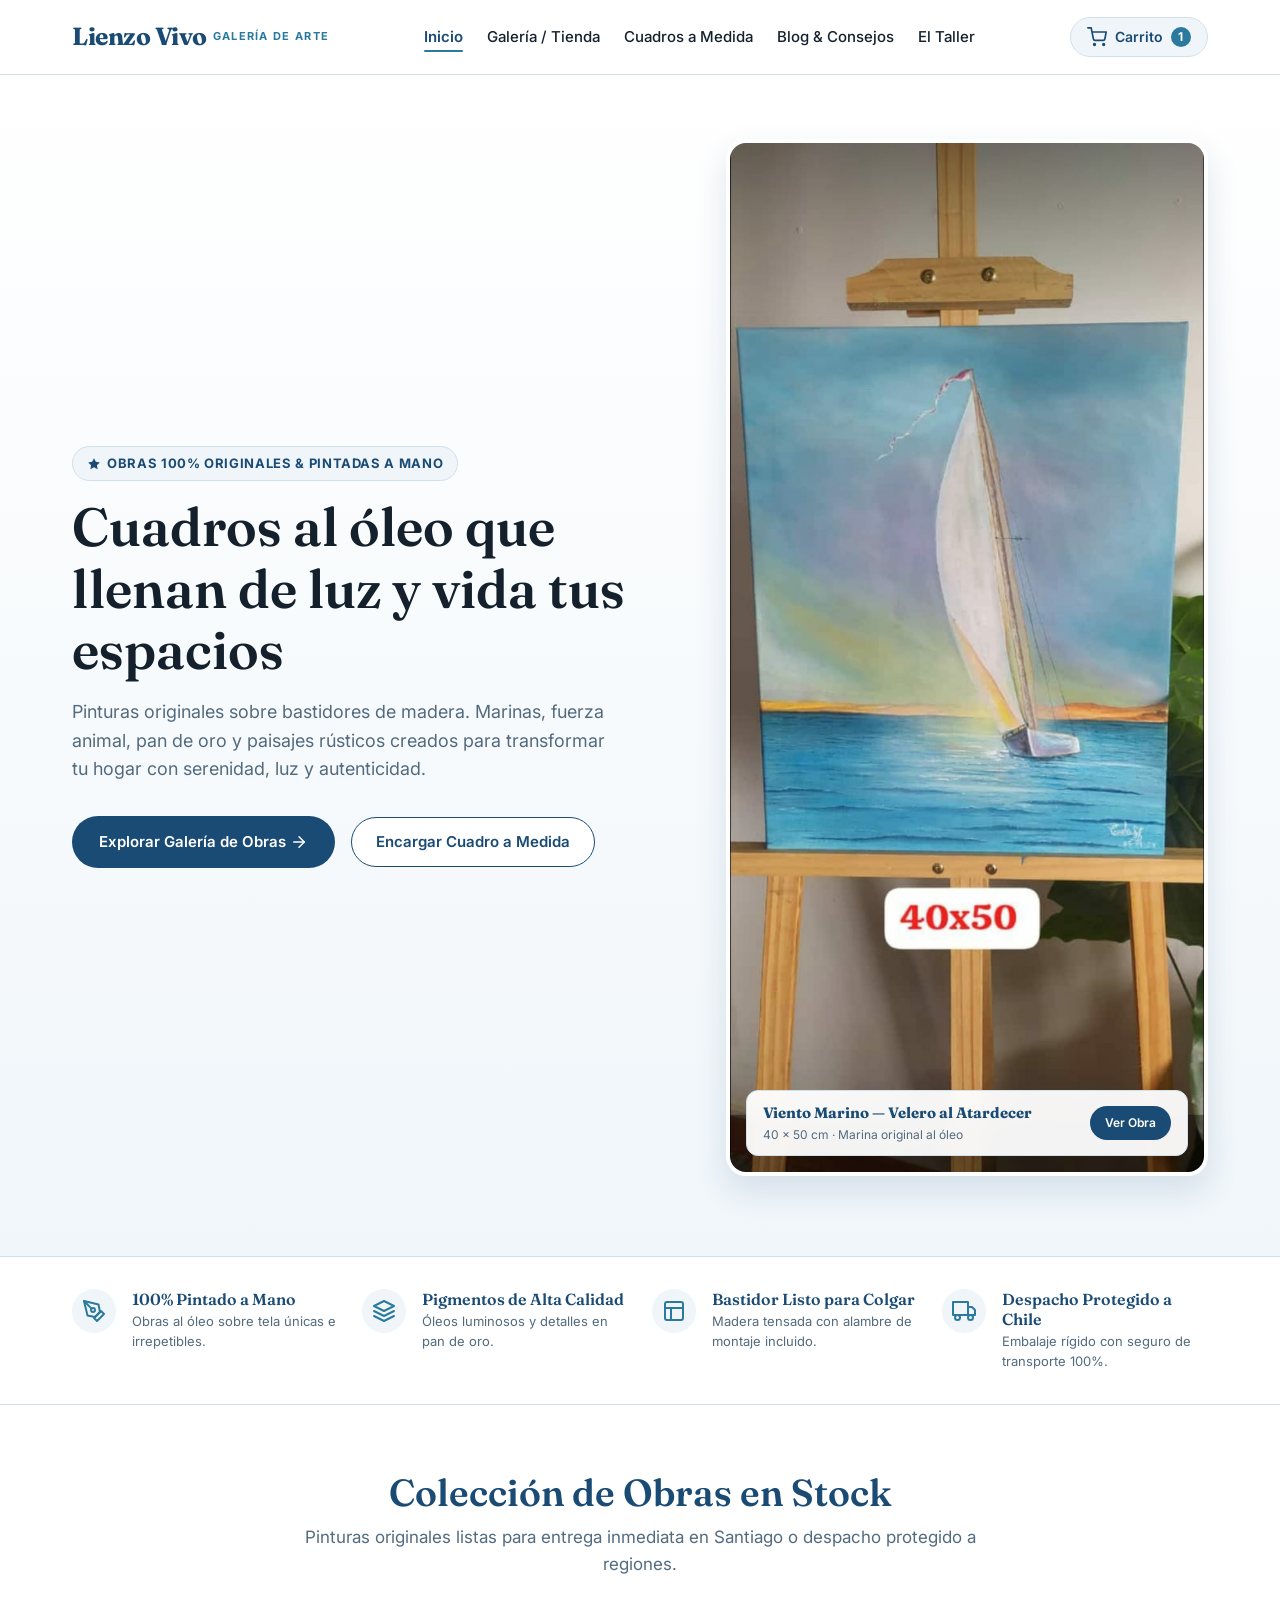
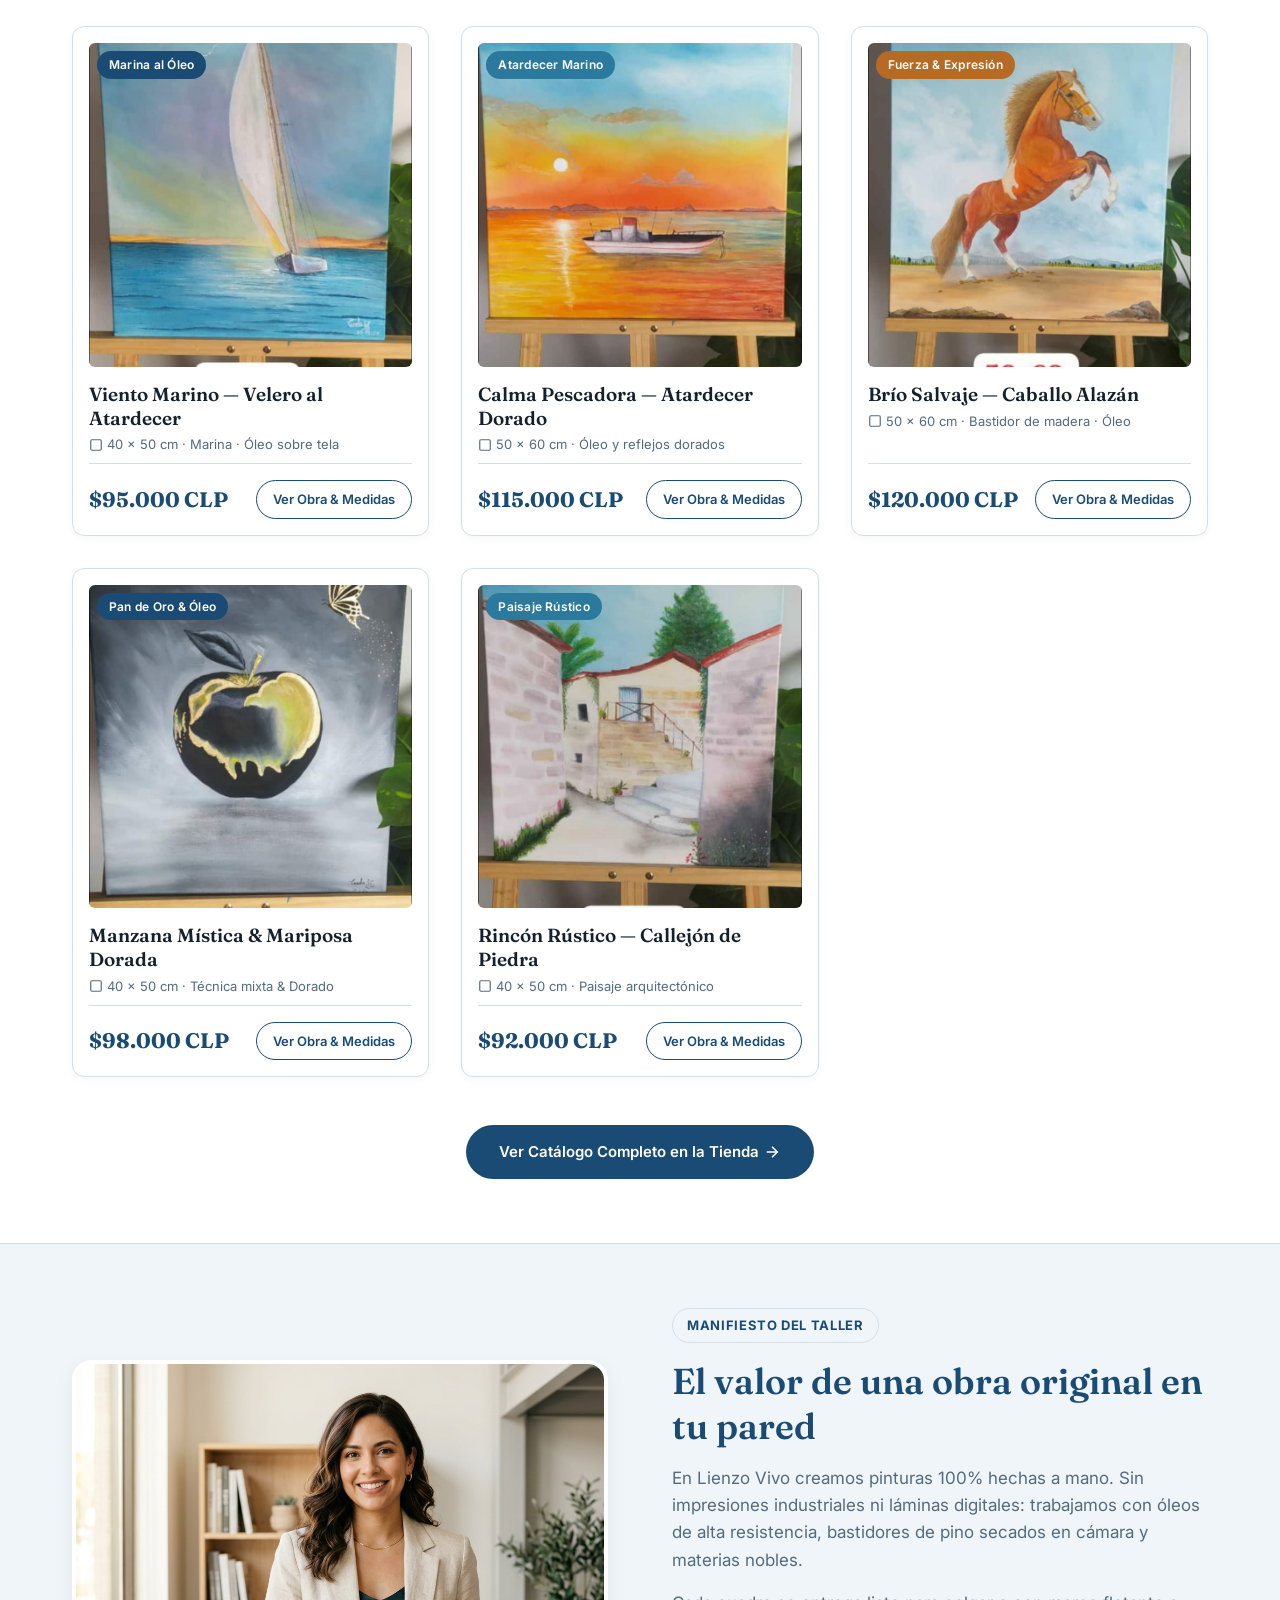
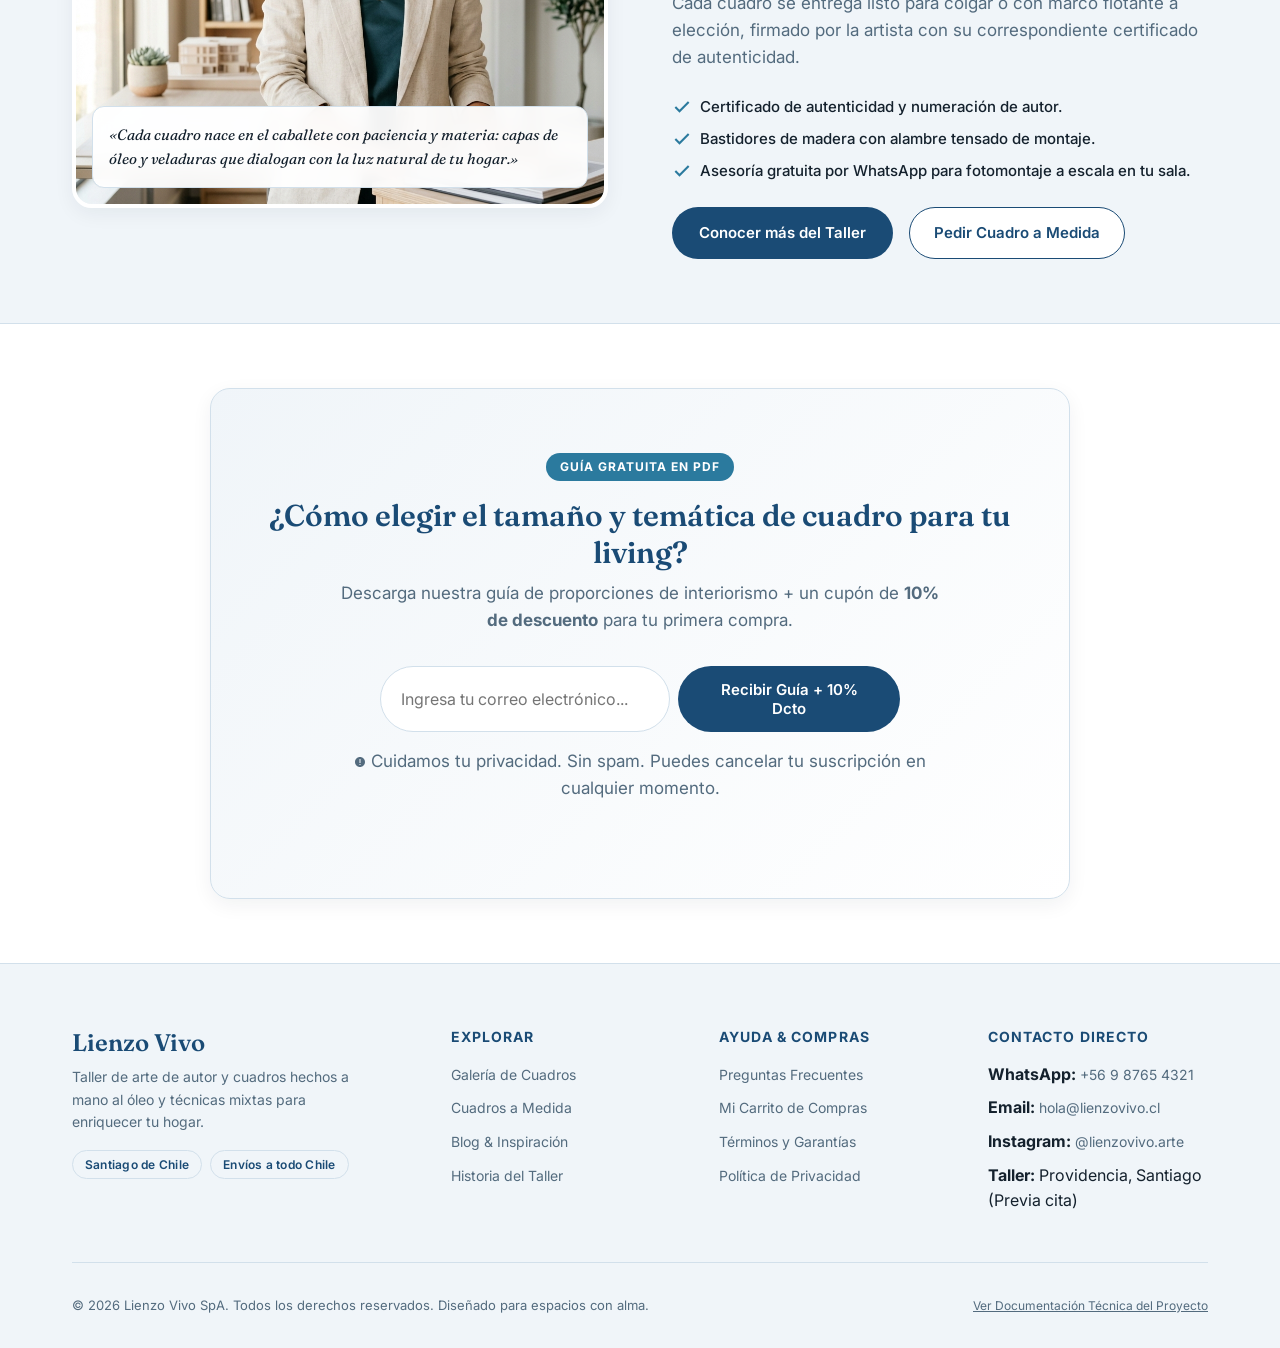
<file: index.html>
<!DOCTYPE html>
<html lang="es">
<head>
  <meta charset="UTF-8">
  <meta name="viewport" content="width=device-width, initial-scale=1.0">
  <title>Lienzo Vivo — Galería de Arte & Pintura al Óleo en Santiago</title>
  <meta name="description" content="Taller de arte: cuadros originales al óleo sobre bastidor de madera hechos a mano. Marinas, animales, texturas y paisajes en Santiago de Chile.">
  
  <!-- Estilos Centralizados -->
  <link rel="stylesheet" href="css/styles.css">
  <link rel="icon" href="data:image/svg+xml,<svg xmlns='http://www.w3.org/2000/svg' viewBox='0 0 100 100'><text y='.9em' font-size='90'>🌊</text></svg>">
</head>
<body>

  <!-- ==========================================================================
       Encabezado y Barra de Navegación Global
       ========================================================================== -->
  <header class="site-header">
    <div class="container">
      <nav class="navbar" aria-label="Navegación principal">
        <a href="index.html" class="brand-logo" aria-label="Lienzo Vivo - Inicio">
          <span class="brand-logo-text">Lienzo Vivo</span>
          <span class="brand-logo-tag">Galería de Arte</span>
        </a>

        <ul class="nav-menu">
          <li><a href="index.html" class="nav-link active">Inicio</a></li>
          <li><a href="tienda.html" class="nav-link">Galería / Tienda</a></li>
          <li><a href="contacto.html" class="nav-link">Cuadros a Medida</a></li>
          <li><a href="blog.html" class="nav-link">Blog & Consejos</a></li>
          <li><a href="nosotros.html" class="nav-link">El Taller</a></li>
        </ul>

        <div class="nav-actions">
          <a href="carrito.html" class="btn-cart-nav" id="nav-cart-btn" aria-label="Ver carrito de compras">
            <svg width="20" height="20" viewBox="0 0 24 24" fill="none" stroke="currentColor" stroke-width="2" stroke-linecap="round" stroke-linejoin="round">
              <circle cx="9" cy="21" r="1"></circle>
              <circle cx="20" cy="21" r="1"></circle>
              <path d="M1 1h4l2.68 13.39a2 2 0 0 0 2 1.61h9.72a2 2 0 0 0 2-1.61L23 6H6"></path>
            </svg>
            <span>Carrito</span>
            <span class="cart-count" id="cart-counter-badge">1</span>
          </a>

          <button class="mobile-menu-toggle" id="mobile-menu-toggle" aria-label="Abrir menú de navegación">
            <svg width="24" height="24" viewBox="0 0 24 24" fill="none" stroke="currentColor" stroke-width="2" stroke-linecap="round" stroke-linejoin="round">
              <line x1="3" y1="12" x2="21" y2="12"></line>
              <line x1="3" y1="6" x2="21" y2="6"></line>
              <line x1="3" y1="18" x2="21" y2="18"></line>
            </svg>
          </button>
        </div>
      </nav>
    </div>

    <!-- Menú móvil desplegable -->
    <div class="mobile-nav-drawer" id="mobile-nav-drawer">
      <ul class="mobile-nav-menu">
        <li><a href="index.html" class="nav-link active">Inicio</a></li>
        <li><a href="tienda.html" class="nav-link">Galería de Obras</a></li>
        <li><a href="contacto.html" class="nav-link">Cotizar Cuadro a Medida</a></li>
        <li><a href="blog.html" class="nav-link">Blog de Interiorismo</a></li>
        <li><a href="nosotros.html" class="nav-link">Sobre el Taller</a></li>
        <li><a href="preguntas-frecuentes.html" class="nav-link">Preguntas Frecuentes</a></li>
      </ul>
    </div>
  </header>

  <main id="main-content">
    <!-- ==========================================================================
         Hero Section
         ========================================================================== -->
    <section class="hero-section">
      <div class="container">
        <div class="hero-grid">
          <div class="hero-content">
            <span class="hero-tag">
              <svg width="14" height="14" viewBox="0 0 24 24" fill="currentColor"><path d="M12 2l3.09 6.26L22 9.27l-5 4.87 1.18 6.88L12 17.77l-6.18 3.25L7 14.14 2 9.27l6.91-1.01L12 2z"/></svg>
              Obras 100% Originales & Pintadas a Mano
            </span>
            <h1 class="hero-title">Cuadros al óleo que llenan de luz y vida tus espacios</h1>
            <p class="hero-description">
              Pinturas originales sobre bastidores de madera. Marinas, fuerza animal, pan de oro y paisajes rústicos creados para transformar tu hogar con serenidad, luz y autenticidad.
            </p>
            <div class="hero-cta-group">
              <a href="tienda.html" class="btn-primary" id="hero-btn-catalog">
                Explorar Galería de Obras
                <svg width="18" height="18" viewBox="0 0 24 24" fill="none" stroke="currentColor" stroke-width="2" stroke-linecap="round" stroke-linejoin="round"><line x1="5" y1="12" x2="19" y2="12"></line><polyline points="12 5 19 12 12 19"></polyline></svg>
              </a>
              <a href="contacto.html" class="btn-secondary" id="hero-btn-custom">Encargar Cuadro a Medida</a>
            </div>
          </div>

          <div class="hero-image-wrapper">
            <img src="img/velero-marino.jpg" alt="Cuadro Viento Marino - Velero al Atardecer sobre caballete" width="800" height="600" loading="eager">
            <div class="hero-image-caption">
              <div>
                <strong>Viento Marino — Velero al Atardecer</strong>
                <p style="color: var(--color-on-surface-muted); font-size: 0.75rem;">40 x 50 cm · Marina original al óleo</p>
              </div>
              <a href="producto.html?obra=velero" class="btn-primary" style="padding: 6px 14px; font-size: 0.75rem;">Ver Obra</a>
            </div>
          </div>
        </div>
      </div>
    </section>

    <!-- ==========================================================================
         Barra de Valores de Marca
         ========================================================================== -->
    <section class="values-bar" aria-label="Compromisos y valores artesanales">
      <div class="container">
        <div class="values-grid">
          <div class="value-item">
            <div class="value-icon">
              <svg width="24" height="24" viewBox="0 0 24 24" fill="none" stroke="currentColor" stroke-width="2" stroke-linecap="round" stroke-linejoin="round">
                <path d="M12 19l7-7 3 3-7 7-3-3z"></path>
                <path d="M18 13l-1.5-7.5L2 2l3.5 14.5L13 18l5-5z"></path>
                <path d="M2 2l7.586 7.586"></path>
                <circle cx="11" cy="11" r="2"></circle>
              </svg>
            </div>
            <div class="value-content">
              <h3>100% Pintado a Mano</h3>
              <p>Obras al óleo sobre tela únicas e irrepetibles.</p>
            </div>
          </div>

          <div class="value-item">
            <div class="value-icon">
              <svg width="24" height="24" viewBox="0 0 24 24" fill="none" stroke="currentColor" stroke-width="2" stroke-linecap="round" stroke-linejoin="round">
                <polygon points="12 2 2 7 12 12 22 7 12 2"></polygon>
                <polyline points="2 17 12 22 22 17"></polyline>
                <polyline points="2 12 12 17 22 12"></polyline>
              </svg>
            </div>
            <div class="value-content">
              <h3>Pigmentos de Alta Calidad</h3>
              <p>Óleos luminosos y detalles en pan de oro.</p>
            </div>
          </div>

          <div class="value-item">
            <div class="value-icon">
              <svg width="24" height="24" viewBox="0 0 24 24" fill="none" stroke="currentColor" stroke-width="2" stroke-linecap="round" stroke-linejoin="round">
                <rect x="3" y="3" width="18" height="18" rx="2" ry="2"></rect>
                <line x1="3" y1="9" x2="21" y2="9"></line>
                <line x1="9" y1="21" x2="9" y2="9"></line>
              </svg>
            </div>
            <div class="value-content">
              <h3>Bastidor Listo para Colgar</h3>
              <p>Madera tensada con alambre de montaje incluido.</p>
            </div>
          </div>

          <div class="value-item">
            <div class="value-icon">
              <svg width="24" height="24" viewBox="0 0 24 24" fill="none" stroke="currentColor" stroke-width="2" stroke-linecap="round" stroke-linejoin="round">
                <rect x="1" y="3" width="15" height="13"></rect>
                <polygon points="16 8 20 8 23 11 23 16 16 16 16 8"></polygon>
                <circle cx="5.5" cy="18.5" r="2.5"></circle>
                <circle cx="18.5" cy="18.5" r="2.5"></circle>
              </svg>
            </div>
            <div class="value-content">
              <h3>Despacho Protegido a Chile</h3>
              <p>Embalaje rígido con seguro de transporte 100%.</p>
            </div>
          </div>
        </div>
      </div>
    </section>

    <!-- ==========================================================================
         Sección de Obras Destacadas en Stock
         ========================================================================== -->
    <section class="section-padding">
      <div class="container">
        <div class="section-header">
          <h2>Colección de Obras en Stock</h2>
          <p>Pinturas originales listas para entrega inmediata en Santiago o despacho protegido a regiones.</p>
        </div>

        <div class="artworks-grid">
          <!-- Obra 1: Velero al Atardecer -->
          <article class="card-product">
            <div class="card-media">
              <div class="card-badge-top">
                <span class="badge-technique" style="background-color: var(--color-primary);">Marina al Óleo</span>
              </div>
              <img src="img/velero-marino.jpg" alt="Cuadro Velero en mar sereno al atardecer" width="400" height="400" loading="lazy">
            </div>
            <div class="card-content">
              <h3 class="card-product-title"><a href="producto.html?obra=velero">Viento Marino — Velero al Atardecer</a></h3>
              <div class="card-product-dimensions">
                <svg width="14" height="14" viewBox="0 0 24 24" fill="none" stroke="currentColor" stroke-width="2"><rect x="3" y="3" width="18" height="18" rx="2"/></svg>
                40 x 50 cm · Marina · Óleo sobre tela
              </div>
              <div class="card-product-footer">
                <div class="card-product-price">$95.000 CLP</div>
                <a href="producto.html?obra=velero" class="btn-secondary" style="padding: 8px 16px; font-size: 0.8125rem;">Ver Obra & Medidas</a>
              </div>
            </div>
          </article>

          <!-- Obra 2: Bote en Atardecer Dorado -->
          <article class="card-product">
            <div class="card-media">
              <div class="card-badge-top">
                <span class="badge-technique" style="background-color: var(--color-secondary);">Atardecer Marino</span>
              </div>
              <img src="img/bote-atardecer.jpg" alt="Cuadro Bote Pesquero en atardecer dorado" width="400" height="400" loading="lazy">
            </div>
            <div class="card-content">
              <h3 class="card-product-title"><a href="producto.html?obra=bote">Calma Pescadora — Atardecer Dorado</a></h3>
              <div class="card-product-dimensions">
                <svg width="14" height="14" viewBox="0 0 24 24" fill="none" stroke="currentColor" stroke-width="2"><rect x="3" y="3" width="18" height="18" rx="2"/></svg>
                50 x 60 cm · Óleo y reflejos dorados
              </div>
              <div class="card-product-footer">
                <div class="card-product-price">$115.000 CLP</div>
                <a href="producto.html?obra=bote" class="btn-secondary" style="padding: 8px 16px; font-size: 0.8125rem;">Ver Obra & Medidas</a>
              </div>
            </div>
          </article>

          <!-- Obra 3: Caballo Alazán -->
          <article class="card-product">
            <div class="card-media">
              <div class="card-badge-top">
                <span class="badge-technique" style="background-color: var(--color-tertiary-strong);">Fuerza & Expresión</span>
              </div>
              <img src="img/caballo-alazan.jpg" alt="Cuadro Caballo Alazán al óleo" width="400" height="400" loading="lazy">
            </div>
            <div class="card-content">
              <h3 class="card-product-title"><a href="producto.html?obra=caballo">Brío Salvaje — Caballo Alazán</a></h3>
              <div class="card-product-dimensions">
                <svg width="14" height="14" viewBox="0 0 24 24" fill="none" stroke="currentColor" stroke-width="2"><rect x="3" y="3" width="18" height="18" rx="2"/></svg>
                50 x 60 cm · Bastidor de madera · Óleo
              </div>
              <div class="card-product-footer">
                <div class="card-product-price">$120.000 CLP</div>
                <a href="producto.html?obra=caballo" class="btn-secondary" style="padding: 8px 16px; font-size: 0.8125rem;">Ver Obra & Medidas</a>
              </div>
            </div>
          </article>

          <!-- Obra 4: Manzana Mística & Pan de Oro -->
          <article class="card-product">
            <div class="card-media">
              <div class="card-badge-top">
                <span class="badge-technique" style="background-color: var(--color-primary);">Pan de Oro & Óleo</span>
              </div>
              <img src="img/manzana-dorada.jpg" alt="Cuadro Manzana Mística con interior de pan de oro" width="400" height="400" loading="lazy">
            </div>
            <div class="card-content">
              <h3 class="card-product-title"><a href="producto.html?obra=manzana">Manzana Mística & Mariposa Dorada</a></h3>
              <div class="card-product-dimensions">
                <svg width="14" height="14" viewBox="0 0 24 24" fill="none" stroke="currentColor" stroke-width="2"><rect x="3" y="3" width="18" height="18" rx="2"/></svg>
                40 x 50 cm · Técnica mixta & Dorado
              </div>
              <div class="card-product-footer">
                <div class="card-product-price">$98.000 CLP</div>
                <a href="producto.html?obra=manzana" class="btn-secondary" style="padding: 8px 16px; font-size: 0.8125rem;">Ver Obra & Medidas</a>
              </div>
            </div>
          </article>

          <!-- Obra 5: Callejón Mediterráneo -->
          <article class="card-product">
            <div class="card-media">
              <div class="card-badge-top">
                <span class="badge-technique" style="background-color: var(--color-secondary);">Paisaje Rústico</span>
              </div>
              <img src="img/callejon-rustico.jpg" alt="Cuadro Callejón de Piedra" width="400" height="400" loading="lazy">
            </div>
            <div class="card-content">
              <h3 class="card-product-title"><a href="producto.html?obra=callejon">Rincón Rústico — Callejón de Piedra</a></h3>
              <div class="card-product-dimensions">
                <svg width="14" height="14" viewBox="0 0 24 24" fill="none" stroke="currentColor" stroke-width="2"><rect x="3" y="3" width="18" height="18" rx="2"/></svg>
                40 x 50 cm · Paisaje arquitectónico
              </div>
              <div class="card-product-footer">
                <div class="card-product-price">$92.000 CLP</div>
                <a href="producto.html?obra=callejon" class="btn-secondary" style="padding: 8px 16px; font-size: 0.8125rem;">Ver Obra & Medidas</a>
              </div>
            </div>
          </article>
        </div>

        <div style="text-align: center; margin-top: var(--space-2xl);">
          <a href="tienda.html" class="btn-primary" style="padding: 14px 32px;">
            Ver Catálogo Completo en la Tienda
            <svg width="18" height="18" viewBox="0 0 24 24" fill="none" stroke="currentColor" stroke-width="2"><line x1="5" y1="12" x2="19" y2="12"></line><polyline points="12 5 19 12 12 19"></polyline></svg>
          </a>
        </div>
      </div>
    </section>

    <!-- ==========================================================================
         Sección El Taller y Proceso de la Artista
         ========================================================================== -->
    <section class="section-padding studio-story-section">
      <div class="container">
        <div class="studio-grid">
          <div class="studio-image-frame">
            <img src="img/sofia.png" alt="Artista de Lienzo Vivo trabajando en el taller" width="600" height="600" loading="lazy">
            <div class="studio-quote-badge">
              «Cada cuadro nace en el caballete con paciencia y materia: capas de óleo y veladuras que dialogan con la luz natural de tu hogar.»
            </div>
          </div>

          <div class="studio-text-content">
            <span class="hero-tag">Manifiesto del Taller</span>
            <h2>El valor de una obra original en tu pared</h2>
            <p>
              En Lienzo Vivo creamos pinturas 100% hechas a mano. Sin impresiones industriales ni láminas digitales: trabajamos con óleos de alta resistencia, bastidores de pino secados en cámara y materias nobles.
            </p>
            <p>
              Cada cuadro se entrega listo para colgar o con marco flotante a elección, firmado por la artista con su correspondiente certificado de autenticidad.
            </p>

            <ul class="studio-features-list">
              <li>
                <svg width="20" height="20" viewBox="0 0 24 24" fill="none" stroke="currentColor" stroke-width="2.5"><polyline points="20 6 9 17 4 12"/></svg>
                Certificado de autenticidad y numeración de autor.
              </li>
              <li>
                <svg width="20" height="20" viewBox="0 0 24 24" fill="none" stroke="currentColor" stroke-width="2.5"><polyline points="20 6 9 17 4 12"/></svg>
                Bastidores de madera con alambre tensado de montaje.
              </li>
              <li>
                <svg width="20" height="20" viewBox="0 0 24 24" fill="none" stroke="currentColor" stroke-width="2.5"><polyline points="20 6 9 17 4 12"/></svg>
                Asesoría gratuita por WhatsApp para fotomontaje a escala en tu sala.
              </li>
            </ul>

            <div style="display: flex; gap: var(--space-md); flex-wrap: wrap;">
              <a href="nosotros.html" class="btn-primary">Conocer más del Taller</a>
              <a href="contacto.html" class="btn-secondary">Pedir Cuadro a Medida</a>
            </div>
          </div>
        </div>
      </div>
    </section>

    <!-- ==========================================================================
         Módulo de Captación de Leads (Lead-Form)
         ========================================================================== -->
    <section class="section-padding lead-capture-section">
      <div class="container">
        <div class="lead-box">
          <span class="lead-badge">Guía Gratuita en PDF</span>
          <h3>¿Cómo elegir el tamaño y temática de cuadro para tu living?</h3>
          <p>
            Descarga nuestra guía de proporciones de interiorismo + un cupón de <strong>10% de descuento</strong> para tu primera compra.
          </p>

          <form class="lead-form" id="lead-capture-form" onsubmit="handleLeadSubmit(event)">
            <input type="email" class="lead-input" id="lead-email-input" placeholder="Ingresa tu correo electrónico..." required aria-label="Correo electrónico para descargar guía">
            <button type="submit" class="btn-primary" id="lead-submit-btn">Recibir Guía + 10% Dcto</button>
          </form>

          <div class="lead-success-msg" id="lead-success-msg">
            ✨ ¡Gracias! Te hemos enviado la guía y el código promocional <strong>GUIA10</strong> a tu correo.
          </div>

          <p class="lead-disclaimer">
            <svg width="12" height="12" viewBox="0 0 24 24" fill="currentColor" style="vertical-align: middle;"><path d="M12 2C6.48 2 2 6.48 2 12s4.48 10 10 10 10-4.48 10-10S17.52 2 12 2zm-1 14h2v2h-2v-2zm0-10h2v8h-2V6z"/></svg>
            Cuidamos tu privacidad. Sin spam. Puedes cancelar tu suscripción en cualquier momento.
          </p>
        </div>
      </div>
    </section>
  </main>

  <!-- ==========================================================================
       Pie de Página Global (Footer)
       ========================================================================== -->
  <footer class="site-footer">
    <div class="container">
      <div class="footer-grid">
        <div class="footer-brand">
          <h3 style="color: var(--color-primary);">Lienzo Vivo</h3>
          <p>Taller de arte de autor y cuadros hechos a mano al óleo y técnicas mixtas para enriquecer tu hogar.</p>
          <div style="margin-top: var(--space-md); display: flex; gap: var(--space-sm);">
            <span class="badge-technique" style="background-color: var(--color-surface); color: var(--color-primary); border: 1px solid var(--color-border);">Santiago de Chile</span>
            <span class="badge-technique" style="background-color: var(--color-surface); color: var(--color-primary); border: 1px solid var(--color-border);">Envíos a todo Chile</span>
          </div>
        </div>

        <div class="footer-col">
          <h4>Explorar</h4>
          <ul class="footer-links">
            <li><a href="tienda.html">Galería de Cuadros</a></li>
            <li><a href="contacto.html">Cuadros a Medida</a></li>
            <li><a href="blog.html">Blog & Inspiración</a></li>
            <li><a href="nosotros.html">Historia del Taller</a></li>
          </ul>
        </div>

        <div class="footer-col">
          <h4>Ayuda & Compras</h4>
          <ul class="footer-links">
            <li><a href="preguntas-frecuentes.html">Preguntas Frecuentes</a></li>
            <li><a href="carrito.html">Mi Carrito de Compras</a></li>
            <li><a href="terminos.html">Términos y Garantías</a></li>
            <li><a href="privacidad.html">Política de Privacidad</a></li>
          </ul>
        </div>

        <div class="footer-col">
          <h4>Contacto Directo</h4>
          <ul class="footer-links">
            <li><strong>WhatsApp:</strong> <a href="https://wa.me/56987654321?text=Hola%20Lienzo%20Vivo,%20quiero%20consultar%20por%20los%20cuadros" target="_blank" rel="noopener">+56 9 8765 4321</a></li>
            <li><strong>Email:</strong> <a href="mailto:hola@lienzovivo.cl">hola@lienzovivo.cl</a></li>
            <li><strong>Instagram:</strong> <a href="https://instagram.com" target="_blank" rel="noopener">@lienzovivo.arte</a></li>
            <li><strong>Taller:</strong> Providencia, Santiago (Previa cita)</li>
          </ul>
        </div>
      </div>

      <div class="footer-bottom">
        <div>© 2026 Lienzo Vivo SpA. Todos los derechos reservados. Diseñado para espacios con alma.</div>
        <div>
          <a href="docs/index.html" style="color: var(--color-on-surface-muted); font-size: 0.75rem; text-decoration: underline;">Ver Documentación Técnica del Proyecto</a>
        </div>
      </div>
    </div>
  </footer>

  <!-- Toast de Notificación Global -->
  <div class="toast-notification" id="toast-notification">
    <svg width="18" height="18" viewBox="0 0 24 24" fill="none" stroke="#FFFFFF" stroke-width="3"><polyline points="20 6 9 17 4 12"/></svg>
    <span id="toast-message">Notificación</span>
  </div>

  <script>
    // Toggle Menú Móvil
    const menuToggle = document.getElementById('mobile-menu-toggle');
    const mobileDrawer = document.getElementById('mobile-nav-drawer');
    if (menuToggle && mobileDrawer) {
      menuToggle.addEventListener('click', () => {
        mobileDrawer.classList.toggle('open');
      });
    }

    // Manejo de Lead Capture Form
    function handleLeadSubmit(event) {
      event.preventDefault();
      const emailInput = document.getElementById('lead-email-input');
      const successMsg = document.getElementById('lead-success-msg');
      const form = document.getElementById('lead-capture-form');
      
      if (emailInput && emailInput.value.trim() !== '') {
        form.style.display = 'none';
        successMsg.style.display = 'block';
        showToast('¡Guía enviada a ' + emailInput.value + '!');
      }
    }

    function showToast(message) {
      const toast = document.getElementById('toast-notification');
      const toastMsg = document.getElementById('toast-message');
      if (toast && toastMsg) {
        toastMsg.textContent = message;
        toast.classList.add('show');
        setTimeout(() => {
          toast.classList.remove('show');
        }, 3500);
      }
    }

    document.addEventListener('DOMContentLoaded', () => {
      const savedCart = localStorage.getItem('lienzo_vivo_cart');
      const badge = document.getElementById('cart-counter-badge');
      if (savedCart && badge) {
        try {
          const items = JSON.parse(savedCart);
          badge.textContent = items.length;
        } catch (e) {}
      }
    });
  </script>
</body>
</html>
</file>
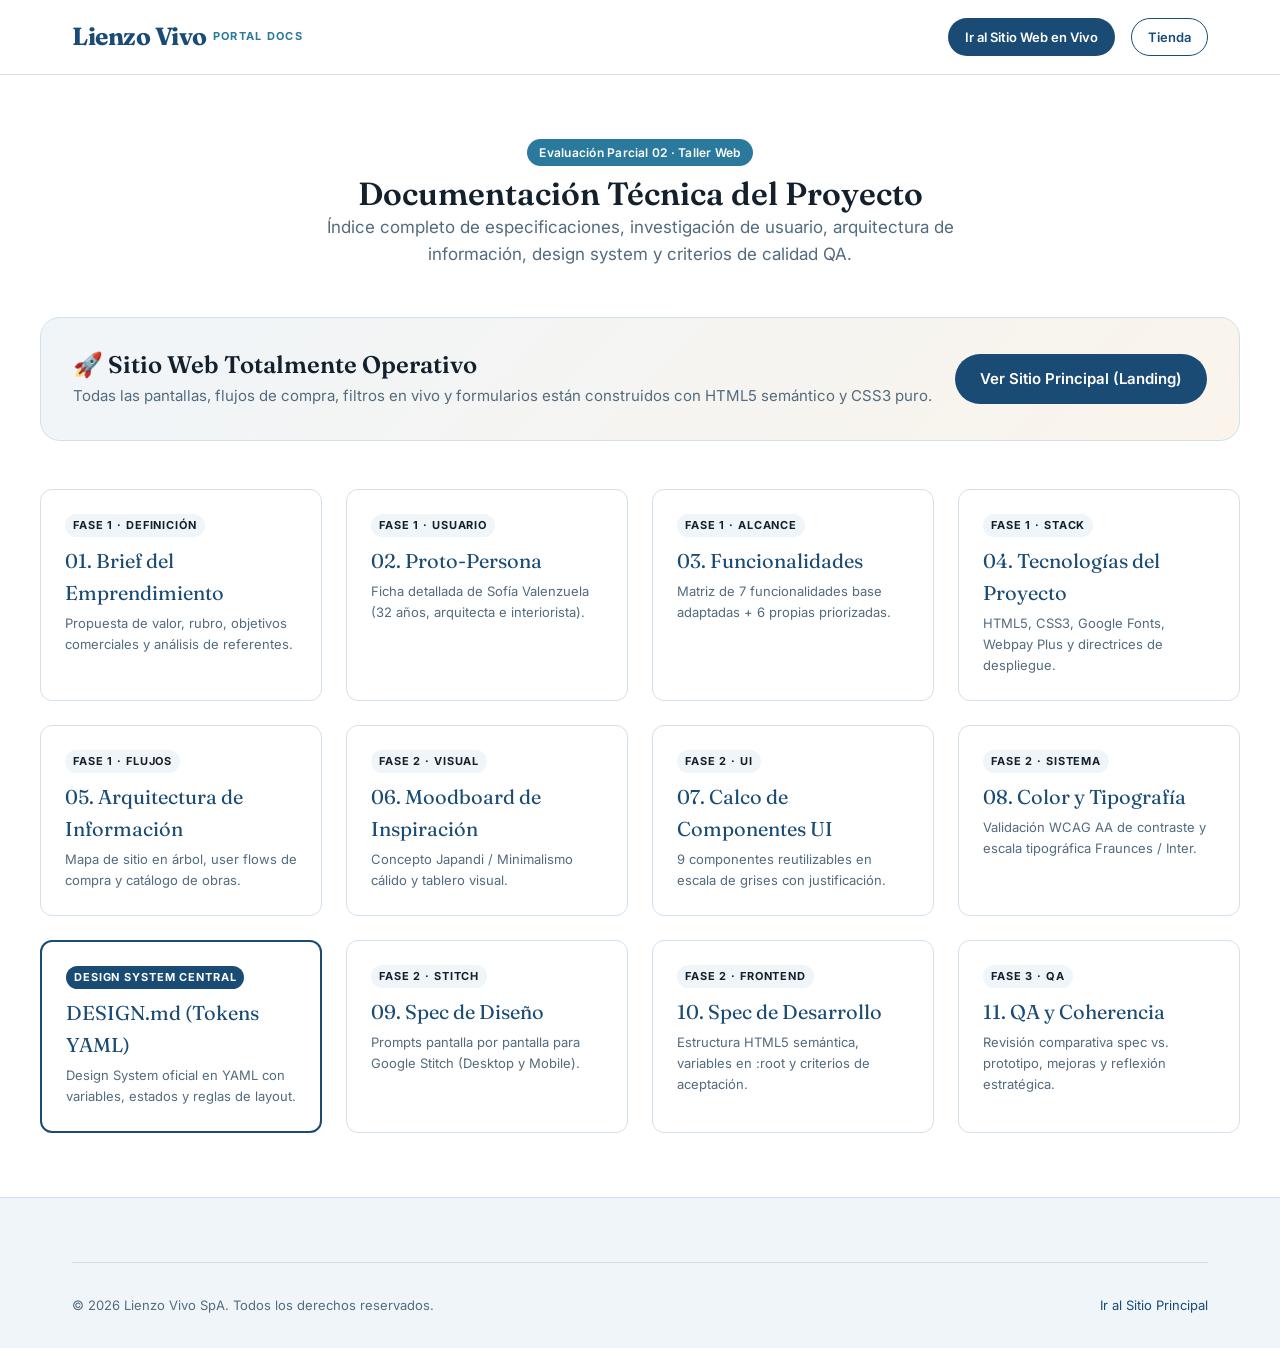
<file: docs/index.html>
<!DOCTYPE html>
<html lang="es">
<head>
  <meta charset="UTF-8">
  <meta name="viewport" content="width=device-width, initial-scale=1.0">
  <title>Documentación Técnica — Lienzo Vivo (Evaluación Parcial 02)</title>
  <link rel="stylesheet" href="../css/styles.css">
  <link rel="icon" href="data:image/svg+xml,<svg xmlns='http://www.w3.org/2000/svg' viewBox='0 0 100 100'><text y='.9em' font-size='90'>📚</text></svg>">
  <style>
    .doc-card {
      background: #FFFFFF;
      border: 1px solid var(--color-border);
      border-radius: var(--radius-md);
      padding: var(--space-lg);
      transition: var(--transition-smooth);
      display: flex;
      flex-direction: column;
      text-decoration: none;
      color: inherit;
    }
    .doc-card:hover {
      transform: translateY(-3px);
      box-shadow: var(--shadow-card-hover);
      border-color: var(--color-primary);
    }
    .doc-num {
      font-family: var(--font-display);
      font-size: 1.25rem;
      color: var(--color-primary);
      margin-bottom: 4px;
    }
    .phase-badge {
      display: inline-block;
      font-size: 0.6875rem;
      font-weight: 700;
      text-transform: uppercase;
      letter-spacing: 0.08em;
      padding: 3px 8px;
      border-radius: var(--radius-full);
      background: var(--color-surface);
      color: var(--color-on-surface);
      margin-bottom: 8px;
      align-self: flex-start;
    }
  </style>
</head>
<body>

  <header class="site-header">
    <div class="container">
      <nav class="navbar">
        <a href="../index.html" class="brand-logo">
          <span class="brand-logo-text">Lienzo Vivo</span>
          <span class="brand-logo-tag">Portal Docs</span>
        </a>

        <div style="display: flex; gap: var(--space-md); align-items: center;">
          <a href="../index.html" class="btn-primary" style="padding: 8px 16px; font-size: 0.8125rem;">Ir al Sitio Web en Vivo</a>
          <a href="../tienda.html" class="btn-secondary" style="padding: 8px 16px; font-size: 0.8125rem;">Tienda</a>
        </div>
      </nav>
    </div>
  </header>

  <main>
    <div class="container section-padding">
      <div class="section-header">
        <span class="badge-technique" style="margin-bottom: 8px;">Evaluación Parcial 02 · Taller Web</span>
        <h1>Documentación Técnica del Proyecto</h1>
        <p>Índice completo de especificaciones, investigación de usuario, arquitectura de información, design system y criterios de calidad QA.</p>
      </div>

      <!-- Banner hacia el sitio en vivo -->
      <div style="background: linear-gradient(135deg, var(--color-surface) 0%, #FAF4EB 100%); border: 1px solid var(--color-border); border-radius: var(--radius-lg); padding: var(--space-xl); margin-bottom: var(--space-2xl); display: flex; justify-content: space-between; align-items: center; gap: var(--space-md); flex-wrap: wrap;">
        <div>
          <h2 style="font-size: 1.5rem; margin-bottom: 4px;">🚀 Sitio Web Totalmente Operativo</h2>
          <p style="color: var(--color-on-surface-muted); font-size: 0.9375rem;">Todas las pantallas, flujos de compra, filtros en vivo y formularios están construidos con HTML5 semántico y CSS3 puro.</p>
        </div>
        <a href="../index.html" class="btn-primary" style="padding: 12px 24px;">Ver Sitio Principal (Landing)</a>
      </div>

      <!-- Grilla de Entregables Markdown -->
      <div style="display: grid; grid-template-columns: repeat(auto-fill, minmax(280px, 1fr)); gap: var(--space-lg);">
        
        <!-- 01 -->
        <a href="01-brief.md" class="doc-card">
          <span class="phase-badge">Fase 1 · Definición</span>
          <div class="doc-num">01. Brief del Emprendimiento</div>
          <p style="font-size: 0.8125rem; color: var(--color-on-surface-muted);">Propuesta de valor, rubro, objetivos comerciales y análisis de referentes.</p>
        </a>

        <!-- 02 -->
        <a href="02-proto-personas.md" class="doc-card">
          <span class="phase-badge">Fase 1 · Usuario</span>
          <div class="doc-num">02. Proto-Persona</div>
          <p style="font-size: 0.8125rem; color: var(--color-on-surface-muted);">Ficha detallada de Sofía Valenzuela (32 años, arquitecta e interiorista).</p>
        </a>

        <!-- 03 -->
        <a href="03-funcionalidades.md" class="doc-card">
          <span class="phase-badge">Fase 1 · Alcance</span>
          <div class="doc-num">03. Funcionalidades</div>
          <p style="font-size: 0.8125rem; color: var(--color-on-surface-muted);">Matriz de 7 funcionalidades base adaptadas + 6 propias priorizadas.</p>
        </a>

        <!-- 04 -->
        <a href="04-tecnologias.md" class="doc-card">
          <span class="phase-badge">Fase 1 · Stack</span>
          <div class="doc-num">04. Tecnologías del Proyecto</div>
          <p style="font-size: 0.8125rem; color: var(--color-on-surface-muted);">HTML5, CSS3, Google Fonts, Webpay Plus y directrices de despliegue.</p>
        </a>

        <!-- 05 -->
        <a href="05-arquitectura.md" class="doc-card">
          <span class="phase-badge">Fase 1 · Flujos</span>
          <div class="doc-num">05. Arquitectura de Información</div>
          <p style="font-size: 0.8125rem; color: var(--color-on-surface-muted);">Mapa de sitio en árbol, user flows de compra y catálogo de obras.</p>
        </a>

        <!-- 06 -->
        <a href="06-moodboard.md" class="doc-card">
          <span class="phase-badge">Fase 2 · Visual</span>
          <div class="doc-num">06. Moodboard de Inspiración</div>
          <p style="font-size: 0.8125rem; color: var(--color-on-surface-muted);">Concepto Japandi / Minimalismo cálido y tablero visual.</p>
        </a>

        <!-- 07 -->
        <a href="07-componentes.md" class="doc-card">
          <span class="phase-badge">Fase 2 · UI</span>
          <div class="doc-num">07. Calco de Componentes UI</div>
          <p style="font-size: 0.8125rem; color: var(--color-on-surface-muted);">9 componentes reutilizables en escala de grises con justificación.</p>
        </a>

        <!-- 08 -->
        <a href="08-color-tipografia.md" class="doc-card">
          <span class="phase-badge">Fase 2 · Sistema</span>
          <div class="doc-num">08. Color y Tipografía</div>
          <p style="font-size: 0.8125rem; color: var(--color-on-surface-muted);">Validación WCAG AA de contraste y escala tipográfica Fraunces / Inter.</p>
        </a>

        <!-- DESIGN.md -->
        <a href="../DESIGN.md" class="doc-card" style="border: 2px solid var(--color-primary);">
          <span class="phase-badge" style="background: var(--color-primary); color: white;">Design System Central</span>
          <div class="doc-num">DESIGN.md (Tokens YAML)</div>
          <p style="font-size: 0.8125rem; color: var(--color-on-surface-muted);">Design System oficial en YAML con variables, estados y reglas de layout.</p>
        </a>

        <!-- 09 -->
        <a href="09-spec-diseno.md" class="doc-card">
          <span class="phase-badge">Fase 2 · Stitch</span>
          <div class="doc-num">09. Spec de Diseño</div>
          <p style="font-size: 0.8125rem; color: var(--color-on-surface-muted);">Prompts pantalla por pantalla para Google Stitch (Desktop y Mobile).</p>
        </a>

        <!-- 10 -->
        <a href="10-spec-desarrollo.md" class="doc-card">
          <span class="phase-badge">Fase 2 · Frontend</span>
          <div class="doc-num">10. Spec de Desarrollo</div>
          <p style="font-size: 0.8125rem; color: var(--color-on-surface-muted);">Estructura HTML5 semántica, variables en :root y criterios de aceptación.</p>
        </a>

        <!-- 11 -->
        <a href="11-qa.md" class="doc-card">
          <span class="phase-badge">Fase 3 · QA</span>
          <div class="doc-num">11. QA y Coherencia</div>
          <p style="font-size: 0.8125rem; color: var(--color-on-surface-muted);">Revisión comparativa spec vs. prototipo, mejoras y reflexión estratégica.</p>
        </a>

      </div>
    </div>
  </main>

  <footer class="site-footer">
    <div class="container">
      <div class="footer-bottom">
        <div>© 2026 Lienzo Vivo SpA. Todos los derechos reservados.</div>
        <div><a href="../index.html">Ir al Sitio Principal</a></div>
      </div>
    </div>
  </footer>

</body>
</html>
</file>
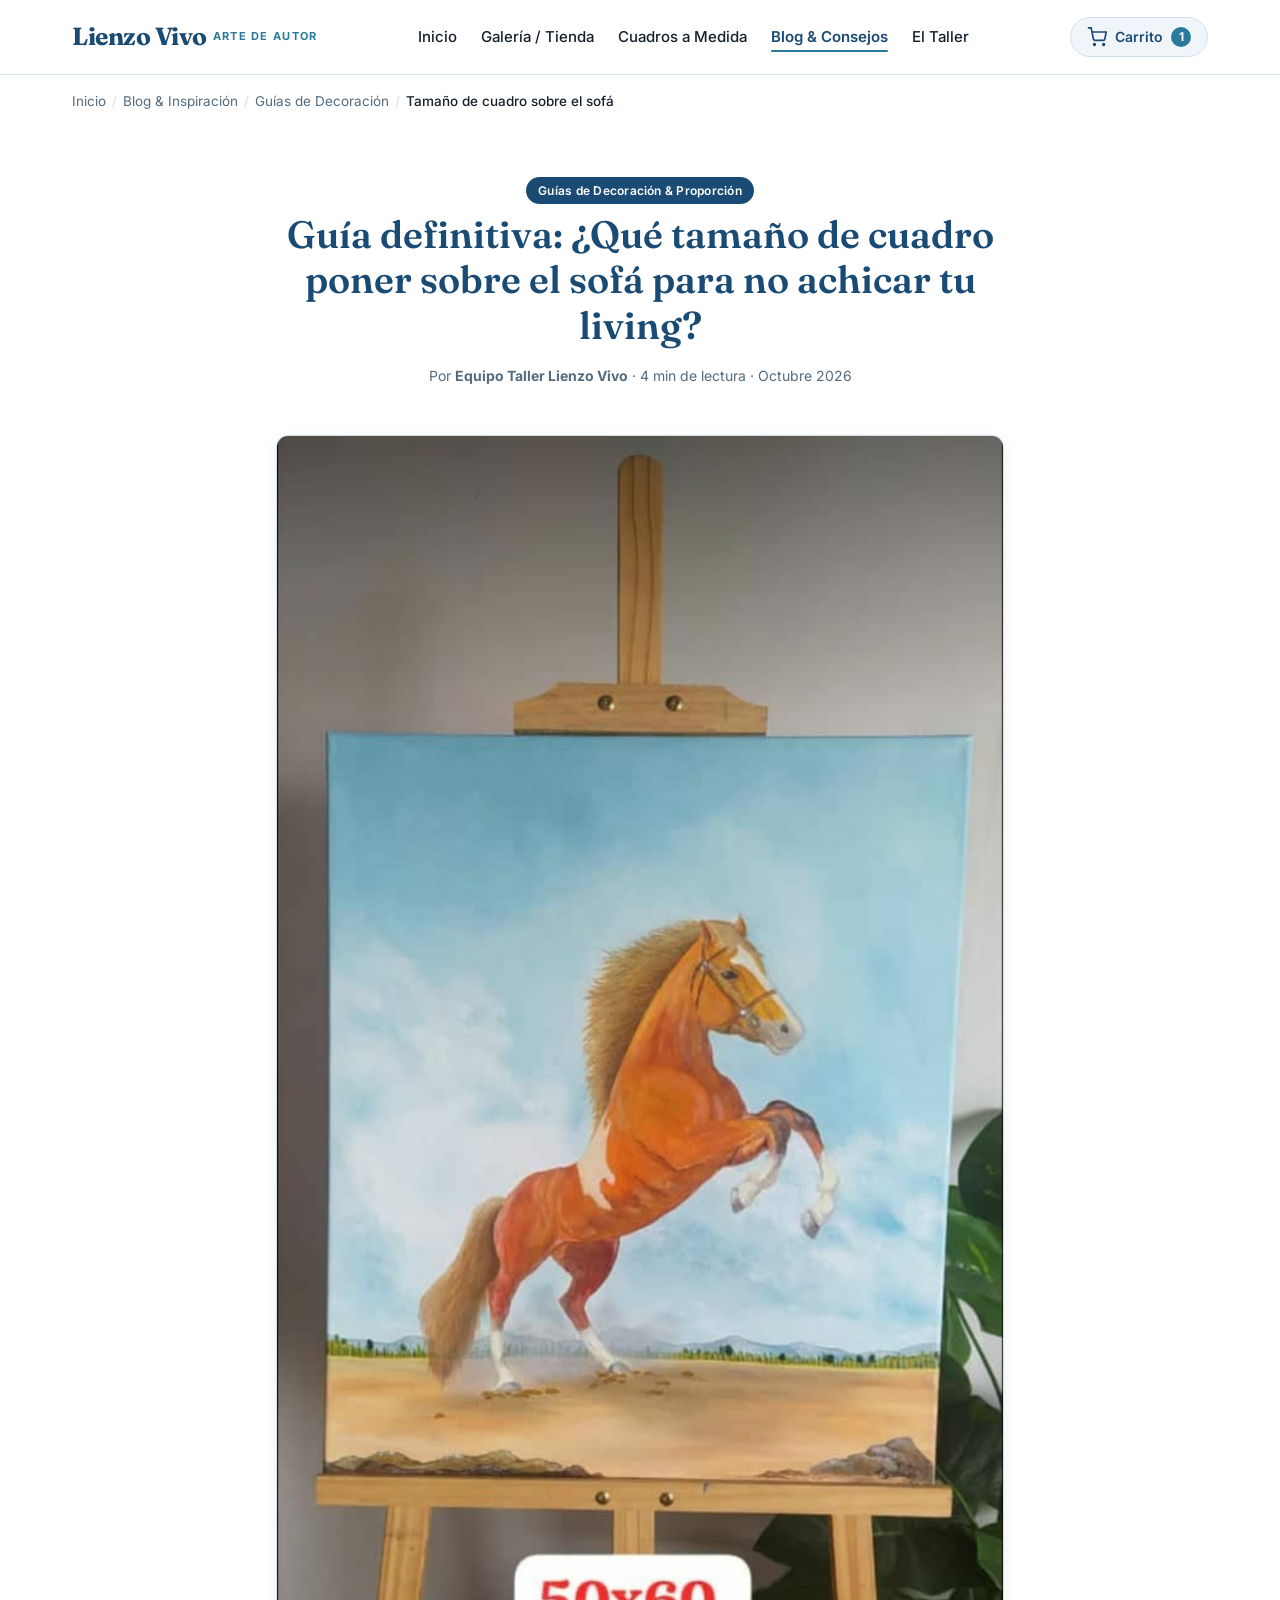
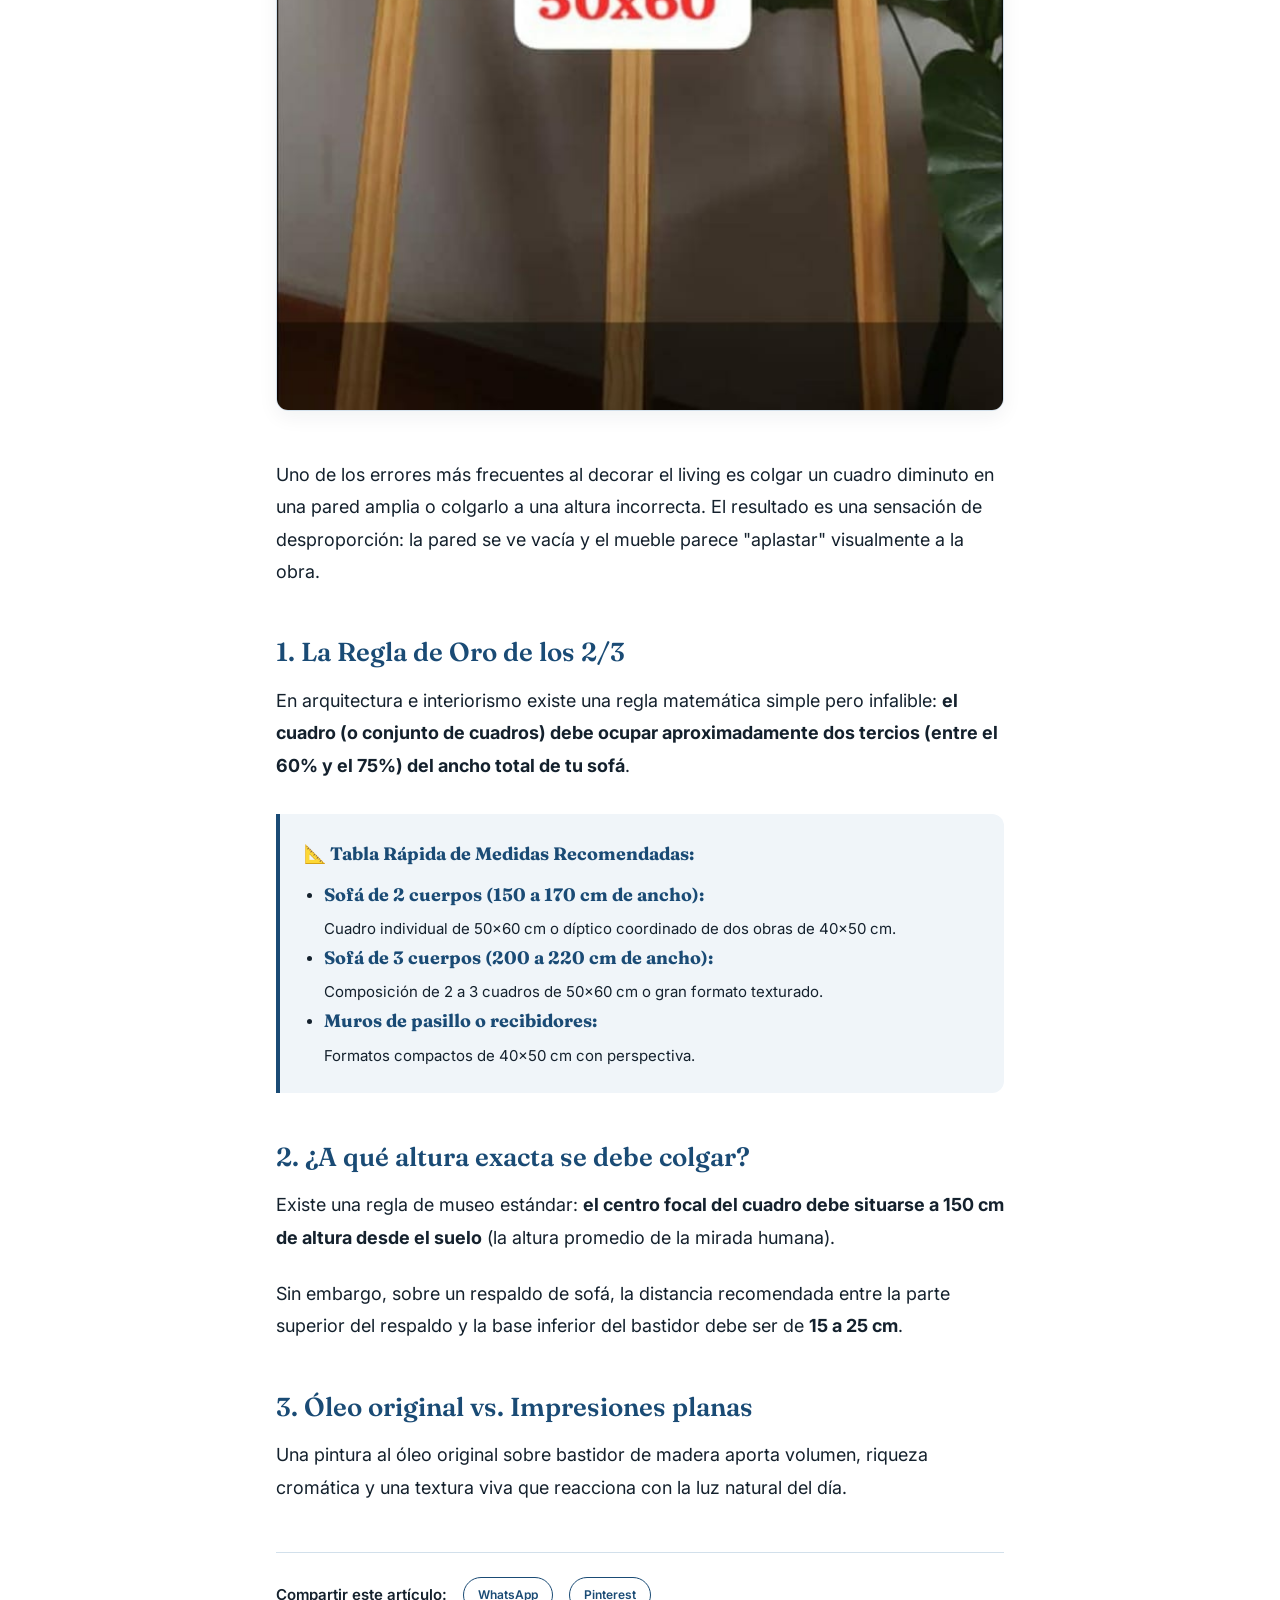
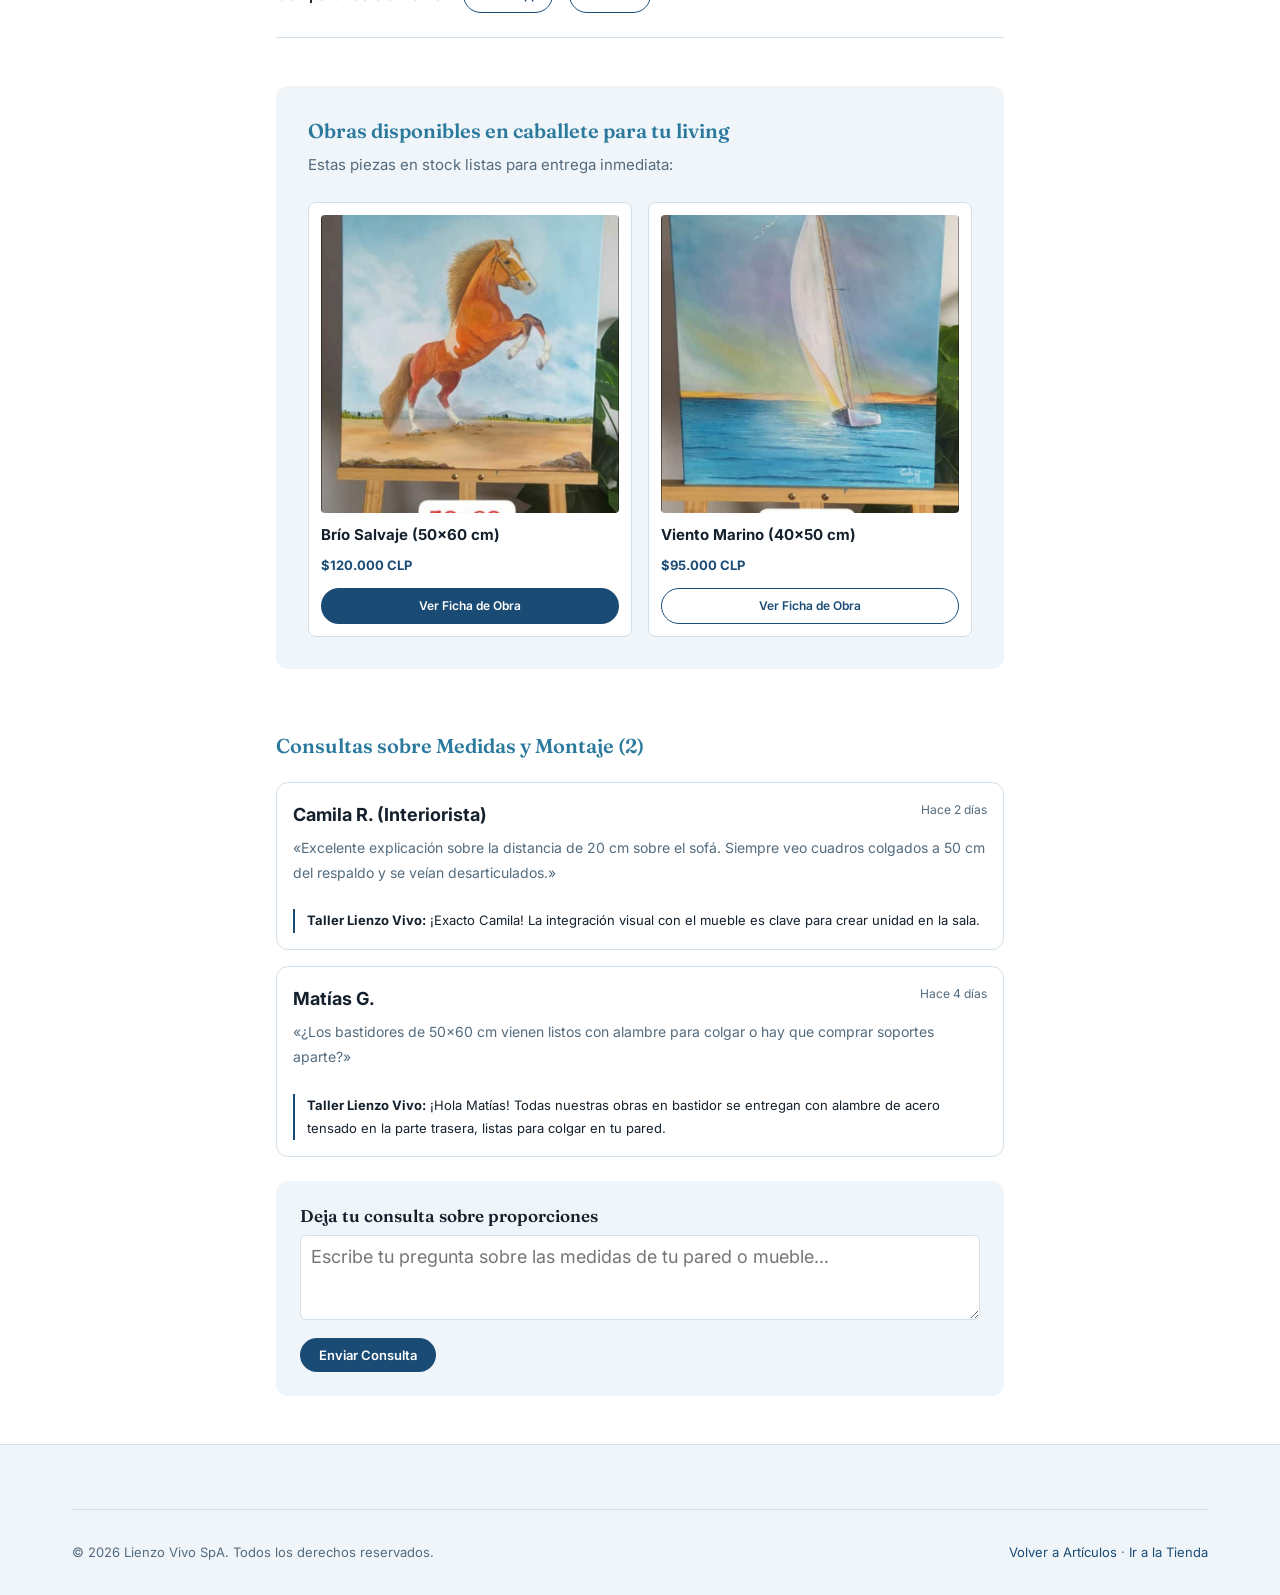
<file: articulo.html>
<!DOCTYPE html>
<html lang="es">
<head>
  <meta charset="UTF-8">
  <meta name="viewport" content="width=device-width, initial-scale=1.0">
  <title>Guía definitiva: ¿Qué tamaño de cuadro poner sobre el sofá? | Lienzo Vivo</title>
  <meta name="description" content="Aprende la regla de los 2/3 para elegir el tamaño perfecto de un cuadro sobre el sofá de tu living y la altura de colgado adecuada según interioristas.">
  <link rel="stylesheet" href="css/styles.css">
  <link rel="icon" href="data:image/svg+xml,<svg xmlns='http://www.w3.org/2000/svg' viewBox='0 0 100 100'><text y='.9em' font-size='90'>🎨</text></svg>">
</head>
<body>

  <!-- Navbar Global -->
  <header class="site-header">
    <div class="container">
      <nav class="navbar" aria-label="Navegación principal">
        <a href="index.html" class="brand-logo" aria-label="Lienzo Vivo - Inicio">
          <span class="brand-logo-text">Lienzo Vivo</span>
          <span class="brand-logo-tag">Arte de Autor</span>
        </a>

        <ul class="nav-menu">
          <li><a href="index.html" class="nav-link">Inicio</a></li>
          <li><a href="tienda.html" class="nav-link">Galería / Tienda</a></li>
          <li><a href="contacto.html" class="nav-link">Cuadros a Medida</a></li>
          <li><a href="blog.html" class="nav-link active">Blog & Consejos</a></li>
          <li><a href="nosotros.html" class="nav-link">El Taller</a></li>
        </ul>

        <div class="nav-actions">
          <a href="carrito.html" class="btn-cart-nav" id="nav-cart-btn">
            <svg width="20" height="20" viewBox="0 0 24 24" fill="none" stroke="currentColor" stroke-width="2"><circle cx="9" cy="21" r="1"></circle><circle cx="20" cy="21" r="1"></circle><path d="M1 1h4l2.68 13.39a2 2 0 0 0 2 1.61h9.72a2 2 0 0 0 2-1.61L23 6H6"></path></svg>
            <span>Carrito</span>
            <span class="cart-count" id="cart-counter-badge">1</span>
          </a>
        </div>
      </nav>
    </div>
  </header>

  <main>
    <div class="container">
      <!-- Breadcrumbs -->
      <nav class="breadcrumbs" aria-label="Ruta de navegación">
        <ol>
          <li><a href="index.html">Inicio</a></li>
          <li><a href="blog.html">Blog & Inspiración</a></li>
          <li><a href="blog.html?cat=guias">Guías de Decoración</a></li>
          <li aria-current="page">Tamaño de cuadro sobre el sofá</li>
        </ol>
      </nav>

      <!-- Contenedor de Lectura Editorial -->
      <article class="article-reading-container">
        <header class="article-header">
          <span class="badge-technique" style="background-color: var(--color-primary);">Guías de Decoración & Proporción</span>
          <h1>Guía definitiva: ¿Qué tamaño de cuadro poner sobre el sofá para no achicar tu living?</h1>
          <div style="font-size: 0.875rem; color: var(--color-on-surface-muted); margin-top: var(--space-sm);">
            Por <strong>Equipo Taller Lienzo Vivo</strong> · 4 min de lectura · Octubre 2026
          </div>
        </header>

        <!-- Imagen Destacada del Artículo -->
        <div class="article-featured-image">
          <img src="img/caballo-alazan.jpg" alt="Cuadro de Caballo Alazán sobre caballete de madera">
        </div>

        <!-- Cuerpo del Artículo -->
        <div class="article-body">
          <p>
            Uno de los errores más frecuentes al decorar el living es colgar un cuadro diminuto en una pared amplia o colgarlo a una altura incorrecta. El resultado es una sensación de desproporción: la pared se ve vacía y el mueble parece "aplastar" visualmente a la obra.
          </p>

          <h2>1. La Regla de Oro de los 2/3</h2>
          <p>
            En arquitectura e interiorismo existe una regla matemática simple pero infalible: <strong>el cuadro (o conjunto de cuadros) debe ocupar aproximadamente dos tercios (entre el 60% y el 75%) del ancho total de tu sofá</strong>.
          </p>

          <!-- Cuadro de Llamada Visual / Diagrama -->
          <div class="article-callout-box">
            <strong>📐 Tabla Rápida de Medidas Recomendadas:</strong>
            <ul style="margin-left: 20px; margin-top: 8px; font-size: 0.9375rem;">
              <li><strong>Sofá de 2 cuerpos (150 a 170 cm de ancho):</strong> Cuadro individual de 50x60 cm o díptico coordinado de dos obras de 40x50 cm.</li>
              <li><strong>Sofá de 3 cuerpos (200 a 220 cm de ancho):</strong> Composición de 2 a 3 cuadros de 50x60 cm o gran formato texturado.</li>
              <li><strong>Muros de pasillo o recibidores:</strong> Formatos compactos de 40x50 cm con perspectiva.</li>
            </ul>
          </div>

          <h2>2. ¿A qué altura exacta se debe colgar?</h2>
          <p>
            Existe una regla de museo estándar: <strong>el centro focal del cuadro debe situarse a 150 cm de altura desde el suelo</strong> (la altura promedio de la mirada humana).
          </p>
          <p>
            Sin embargo, sobre un respaldo de sofá, la distancia recomendada entre la parte superior del respaldo y la base inferior del bastidor debe ser de <strong>15 a 25 cm</strong>.
          </p>

          <h2>3. Óleo original vs. Impresiones planas</h2>
          <p>
            Una pintura al óleo original sobre bastidor de madera aporta volumen, riqueza cromática y una textura viva que reacciona con la luz natural del día.
          </p>

          <!-- Compartir en Redes -->
          <div class="social-share-row">
            <span style="font-weight: 600; font-size: 0.9375rem;">Compartir este artículo:</span>
            <a href="https://api.whatsapp.com/send?text=Mira%20esta%20guia%20para%20elegir%20el%20cuadro%20del%20living" target="_blank" class="btn-secondary" style="padding: 6px 14px; font-size: 0.75rem;">WhatsApp</a>
            <a href="https://pinterest.com" target="_blank" class="btn-secondary" style="padding: 6px 14px; font-size: 0.75rem;">Pinterest</a>
          </div>

          <!-- Obras Recomendadas en Stock -->
          <div style="background-color: var(--color-surface); padding: var(--space-xl); border-radius: var(--radius-md); margin-top: var(--space-2xl);">
            <h3 style="margin-top: 0; margin-bottom: var(--space-sm);">Obras disponibles en caballete para tu living</h3>
            <p style="font-size: 0.9375rem; color: var(--color-on-surface-muted); margin-bottom: var(--space-lg);">
              Estas piezas en stock listas para entrega inmediata:
            </p>

            <div style="display: grid; grid-template-columns: 1fr 1fr; gap: var(--space-md);">
              <div style="background: white; padding: 12px; border-radius: 8px; border: 1px solid var(--color-border);">
                <img src="img/caballo-alazan.jpg" alt="Caballo Alazán" style="border-radius: 4px; margin-bottom: 8px; aspect-ratio: 1/1; object-fit: cover;">
                <strong style="display: block; font-size: 0.9375rem;">Brío Salvaje (50x60 cm)</strong>
                <span style="font-size: 0.8125rem; color: var(--color-primary); font-weight: 700;">$120.000 CLP</span>
                <a href="producto.html?obra=caballo" class="btn-primary" style="display: block; margin-top: 8px; padding: 6px; font-size: 0.75rem;">Ver Ficha de Obra</a>
              </div>

              <div style="background: white; padding: 12px; border-radius: 8px; border: 1px solid var(--color-border);">
                <img src="img/velero-marino.jpg" alt="Velero al Atardecer" style="border-radius: 4px; margin-bottom: 8px; aspect-ratio: 1/1; object-fit: cover;">
                <strong style="display: block; font-size: 0.9375rem;">Viento Marino (40x50 cm)</strong>
                <span style="font-size: 0.8125rem; color: var(--color-primary); font-weight: 700;">$95.000 CLP</span>
                <a href="producto.html?obra=velero" class="btn-secondary" style="display: block; margin-top: 8px; padding: 6px; font-size: 0.75rem;">Ver Ficha de Obra</a>
              </div>
            </div>
          </div>

          <!-- Módulo de Comentarios -->
          <div style="margin-top: var(--space-3xl);">
            <h3>Consultas sobre Medidas y Montaje (2)</h3>

            <div style="margin: var(--space-lg) 0; display: flex; flex-direction: column; gap: var(--space-md);">
              <div style="background: white; padding: var(--space-md); border-radius: var(--radius-md); border: 1px solid var(--color-border);">
                <div style="display: flex; justify-content: space-between; margin-bottom: 4px;">
                  <strong>Camila R. (Interiorista)</strong>
                  <span style="font-size: 0.75rem; color: var(--color-on-surface-muted);">Hace 2 días</span>
                </div>
                <p style="font-size: 0.875rem; color: var(--color-on-surface-muted);">
                  «Excelente explicación sobre la distancia de 20 cm sobre el sofá. Siempre veo cuadros colgados a 50 cm del respaldo y se veían desarticulados.»
                </p>
                <div style="margin-top: 8px; padding-left: 12px; border-left: 2px solid var(--color-primary); font-size: 0.8125rem;">
                  <strong>Taller Lienzo Vivo:</strong> ¡Exacto Camila! La integración visual con el mueble es clave para crear unidad en la sala.
                </div>
              </div>

              <div style="background: white; padding: var(--space-md); border-radius: var(--radius-md); border: 1px solid var(--color-border);">
                <div style="display: flex; justify-content: space-between; margin-bottom: 4px;">
                  <strong>Matías G.</strong>
                  <span style="font-size: 0.75rem; color: var(--color-on-surface-muted);">Hace 4 días</span>
                </div>
                <p style="font-size: 0.875rem; color: var(--color-on-surface-muted);">
                  «¿Los bastidores de 50x60 cm vienen listos con alambre para colgar o hay que comprar soportes aparte?»
                </p>
                <div style="margin-top: 8px; padding-left: 12px; border-left: 2px solid var(--color-primary); font-size: 0.8125rem;">
                  <strong>Taller Lienzo Vivo:</strong> ¡Hola Matías! Todas nuestras obras en bastidor se entregan con alambre de acero tensado en la parte trasera, listas para colgar en tu pared.
                </div>
              </div>
            </div>

            <!-- Formulario de nuevo comentario -->
            <form onsubmit="event.preventDefault(); alert('¡Gracias por tu consulta! Te responderemos a la brevedad.');" style="background: var(--color-surface); padding: var(--space-lg); border-radius: var(--radius-md);">
              <h4 style="font-size: 1.0625rem; margin-bottom: var(--space-sm);">Deja tu consulta sobre proporciones</h4>
              <textarea placeholder="Escribe tu pregunta sobre las medidas de tu pared o mueble..." rows="3" style="width: 100%; padding: 10px; border-radius: var(--radius-sm); border: 1px solid var(--color-border); margin-bottom: var(--space-sm);" required></textarea>
              <button type="submit" class="btn-primary" style="padding: 8px 18px; font-size: 0.8125rem;">Enviar Consulta</button>
            </form>
          </div>
        </div>
      </article>
    </div>
  </main>

  <!-- Footer Global -->
  <footer class="site-footer">
    <div class="container">
      <div class="footer-bottom">
        <div>© 2026 Lienzo Vivo SpA. Todos los derechos reservados.</div>
        <div><a href="blog.html">Volver a Artículos</a> · <a href="tienda.html">Ir a la Tienda</a></div>
      </div>
    </div>
  </footer>

</body>
</html>
</file>
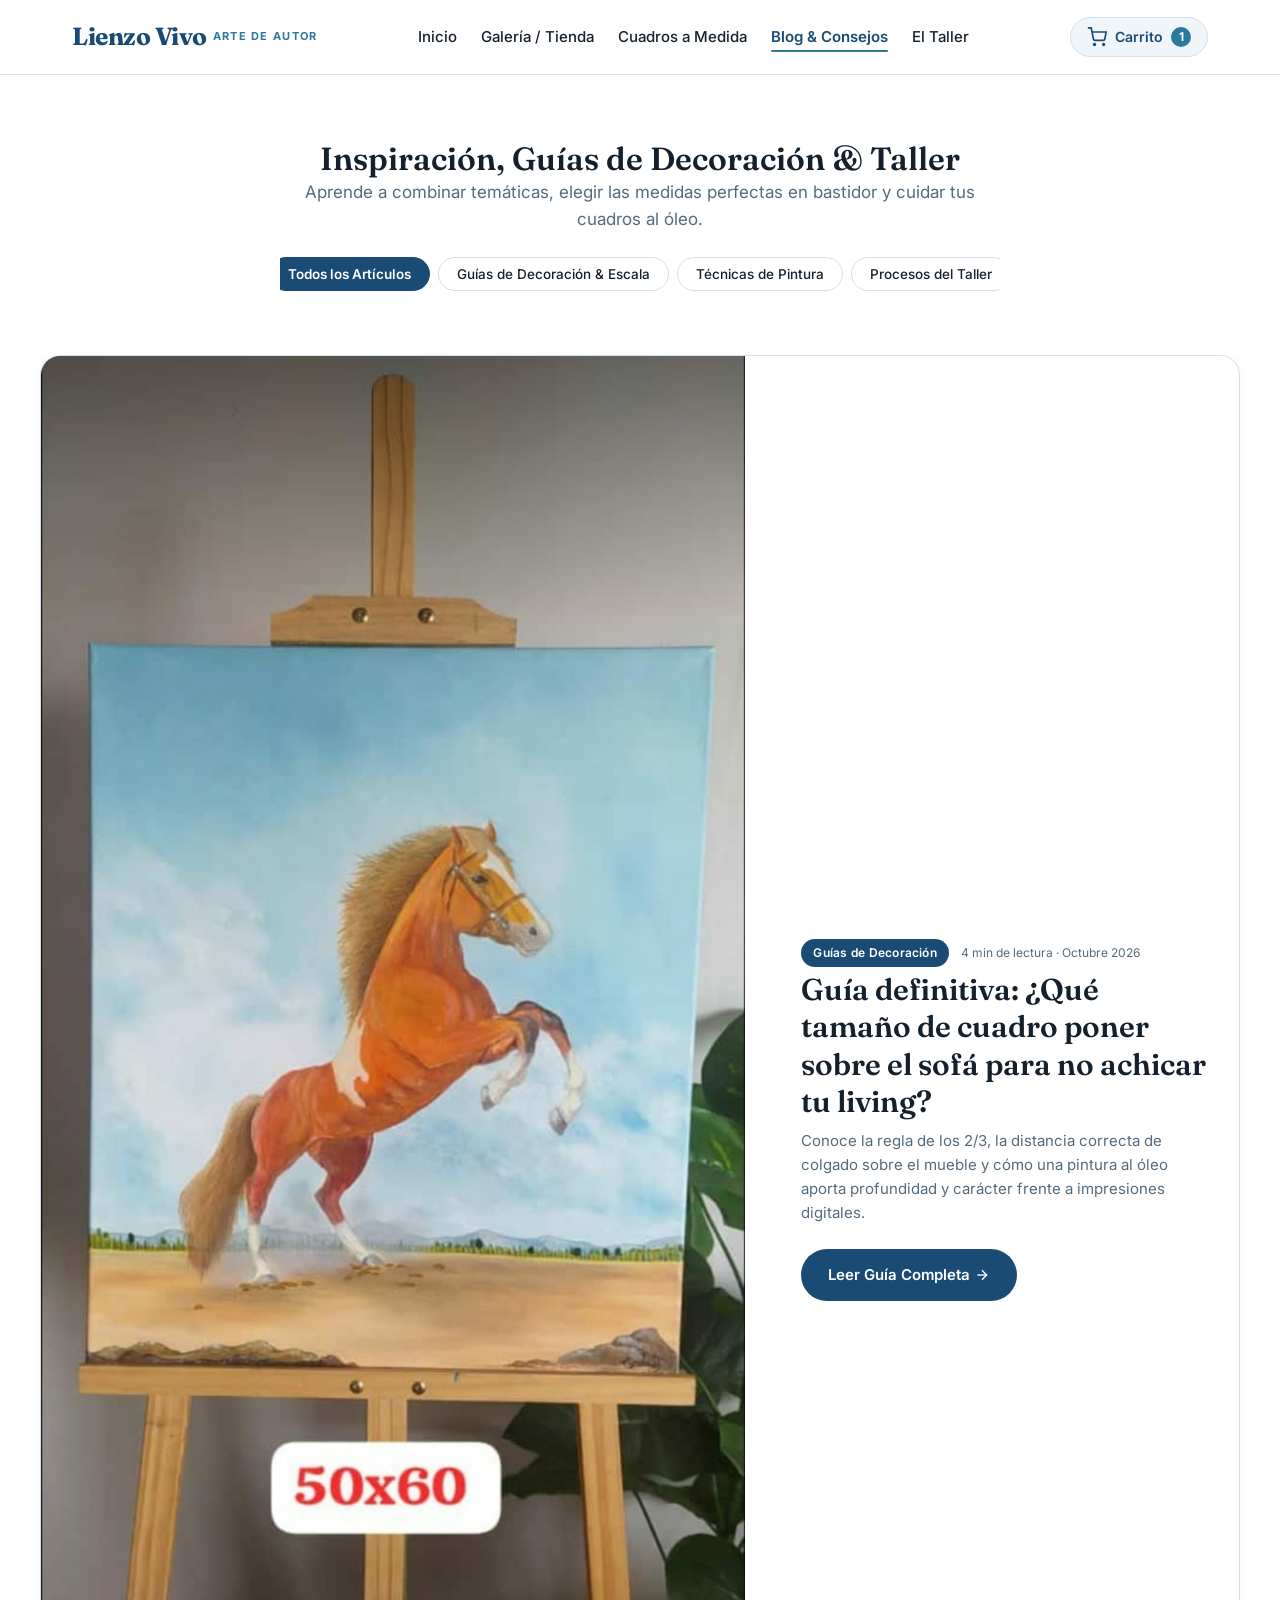
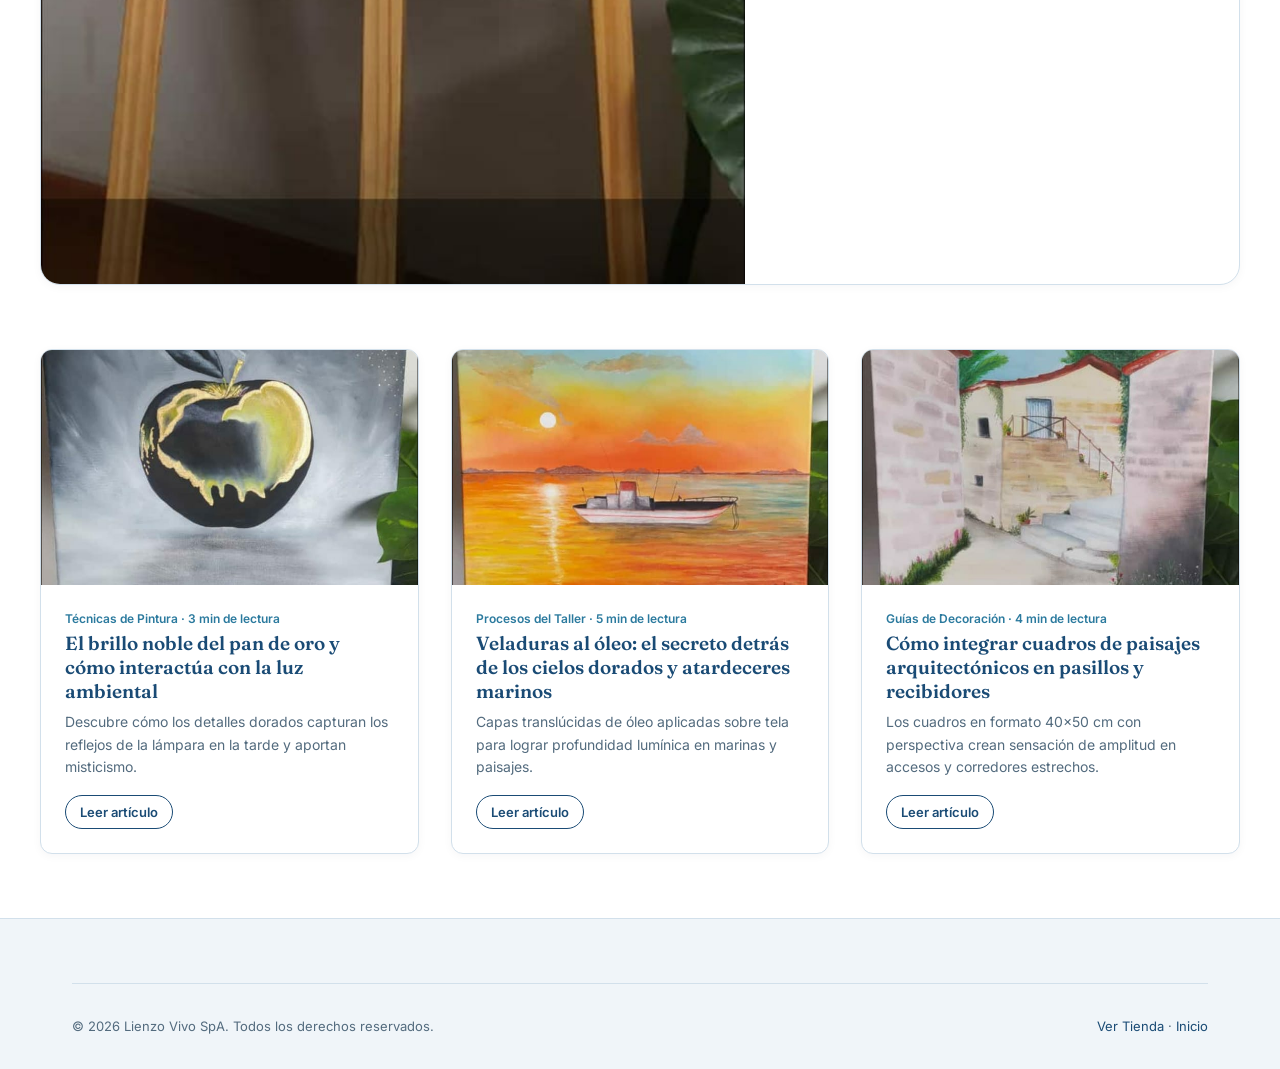
<file: blog.html>
<!DOCTYPE html>
<html lang="es">
<head>
  <meta charset="UTF-8">
  <meta name="viewport" content="width=device-width, initial-scale=1.0">
  <title>Blog & Taller de Inspiración — Consejos de Interiorismo | Lienzo Vivo</title>
  <meta name="description" content="Aprende a elegir las proporciones de cuadros para tu living, combinar óleos de autor y cuidar tus obras de arte hechas a mano.">
  <link rel="stylesheet" href="css/styles.css">
  <link rel="icon" href="data:image/svg+xml,<svg xmlns='http://www.w3.org/2000/svg' viewBox='0 0 100 100'><text y='.9em' font-size='90'>🎨</text></svg>">
</head>
<body>

  <!-- Navbar Global -->
  <header class="site-header">
    <div class="container">
      <nav class="navbar" aria-label="Navegación principal">
        <a href="index.html" class="brand-logo" aria-label="Lienzo Vivo - Inicio">
          <span class="brand-logo-text">Lienzo Vivo</span>
          <span class="brand-logo-tag">Arte de Autor</span>
        </a>

        <ul class="nav-menu">
          <li><a href="index.html" class="nav-link">Inicio</a></li>
          <li><a href="tienda.html" class="nav-link">Galería / Tienda</a></li>
          <li><a href="contacto.html" class="nav-link">Cuadros a Medida</a></li>
          <li><a href="blog.html" class="nav-link active">Blog & Consejos</a></li>
          <li><a href="nosotros.html" class="nav-link">El Taller</a></li>
        </ul>

        <div class="nav-actions">
          <a href="carrito.html" class="btn-cart-nav" id="nav-cart-btn">
            <svg width="20" height="20" viewBox="0 0 24 24" fill="none" stroke="currentColor" stroke-width="2">
              <circle cx="9" cy="21" r="1"></circle><circle cx="20" cy="21" r="1"></circle>
              <path d="M1 1h4l2.68 13.39a2 2 0 0 0 2 1.61h9.72a2 2 0 0 0 2-1.61L23 6H6"></path>
            </svg>
            <span>Carrito</span>
            <span class="cart-count" id="cart-counter-badge">1</span>
          </a>
        </div>
      </nav>
    </div>
  </header>

  <main>
    <div class="container section-padding">
      <div class="section-header">
        <h1>Inspiración, Guías de Decoración & Taller</h1>
        <p>Aprende a combinar temáticas, elegir las medidas perfectas en bastidor y cuidar tus cuadros al óleo.</p>
        
        <div class="categories-chips-scroll" style="margin-top: var(--space-lg);">
          <button class="filter-chip active">Todos los Artículos</button>
          <button class="filter-chip">Guías de Decoración & Escala</button>
          <button class="filter-chip">Técnicas de Pintura</button>
          <button class="filter-chip">Procesos del Taller</button>
        </div>
      </div>

      <!-- Artículo Destacado Principal (Hero Card) -->
      <article class="blog-hero-card">
        <img src="img/caballo-alazan.jpg" alt="Cuadro de caballo alazán en caballete" class="blog-hero-img">
        <div class="blog-hero-content">
          <div style="margin-bottom: var(--space-xs);">
            <span class="badge-technique" style="background-color: var(--color-primary);">Guías de Decoración</span>
            <span style="font-size: 0.75rem; color: var(--color-on-surface-muted); margin-left: 8px;">4 min de lectura · Octubre 2026</span>
          </div>
          <h2 style="font-size: 1.875rem; margin-bottom: var(--space-sm); line-height: 1.25;">
            <a href="articulo.html" style="color: inherit;">Guía definitiva: ¿Qué tamaño de cuadro poner sobre el sofá para no achicar tu living?</a>
          </h2>
          <p style="color: var(--color-on-surface-muted); font-size: 0.9375rem; margin-bottom: var(--space-lg); line-height: 1.6;">
            Conoce la regla de los 2/3, la distancia correcta de colgado sobre el mueble y cómo una pintura al óleo aporta profundidad y carácter frente a impresiones digitales.
          </p>
          <div>
            <a href="articulo.html" class="btn-primary">
              Leer Guía Completa
              <svg width="16" height="16" viewBox="0 0 24 24" fill="none" stroke="currentColor" stroke-width="2"><line x1="5" y1="12" x2="19" y2="12"></line><polyline points="12 5 19 12 12 19"></polyline></svg>
            </a>
          </div>
        </div>
      </article>

      <!-- Grilla de Artículos Secundarios -->
      <div class="artworks-grid">
        <!-- Card 1 -->
        <article class="article-card">
          <img src="img/manzana-dorada.jpg" alt="Detalles en pan de oro" class="article-card-img">
          <div class="article-card-body">
            <div class="article-meta">Técnicas de Pintura · 3 min de lectura</div>
            <h3 class="article-card-title"><a href="articulo.html">El brillo noble del pan de oro y cómo interactúa con la luz ambiental</a></h3>
            <p style="font-size: 0.875rem; color: var(--color-on-surface-muted); margin-bottom: var(--space-md); flex: 1;">
              Descubre cómo los detalles dorados capturan los reflejos de la lámpara en la tarde y aportan misticismo.
            </p>
            <a href="articulo.html" class="btn-secondary" style="padding: 6px 14px; font-size: 0.8125rem; align-self: flex-start;">Leer artículo</a>
          </div>
        </article>

        <!-- Card 2 -->
        <article class="article-card">
          <img src="img/bote-atardecer.jpg" alt="Puesta de sol y veladuras al óleo" class="article-card-img">
          <div class="article-card-body">
            <div class="article-meta">Procesos del Taller · 5 min de lectura</div>
            <h3 class="article-card-title"><a href="articulo.html">Veladuras al óleo: el secreto detrás de los cielos dorados y atardeceres marinos</a></h3>
            <p style="font-size: 0.875rem; color: var(--color-on-surface-muted); margin-bottom: var(--space-md); flex: 1;">
              Capas translúcidas de óleo aplicadas sobre tela para lograr profundidad lumínica en marinas y paisajes.
            </p>
            <a href="articulo.html" class="btn-secondary" style="padding: 6px 14px; font-size: 0.8125rem; align-self: flex-start;">Leer artículo</a>
          </div>
        </article>

        <!-- Card 3 -->
        <article class="article-card">
          <img src="img/callejon-rustico.jpg" alt="Perspectiva y arquitectura rústica" class="article-card-img">
          <div class="article-card-body">
            <div class="article-meta">Guías de Decoración · 4 min de lectura</div>
            <h3 class="article-card-title"><a href="articulo.html">Cómo integrar cuadros de paisajes arquitectónicos en pasillos y recibidores</a></h3>
            <p style="font-size: 0.875rem; color: var(--color-on-surface-muted); margin-bottom: var(--space-md); flex: 1;">
              Los cuadros en formato 40x50 cm con perspectiva crean sensación de amplitud en accesos y corredores estrechos.
            </p>
            <a href="articulo.html" class="btn-secondary" style="padding: 6px 14px; font-size: 0.8125rem; align-self: flex-start;">Leer artículo</a>
          </div>
        </article>
      </div>
    </div>
  </main>

  <!-- Footer Global -->
  <footer class="site-footer">
    <div class="container">
      <div class="footer-bottom">
        <div>© 2026 Lienzo Vivo SpA. Todos los derechos reservados.</div>
        <div><a href="tienda.html">Ver Tienda</a> · <a href="index.html">Inicio</a></div>
      </div>
    </div>
  </footer>

</body>
</html>
</file>
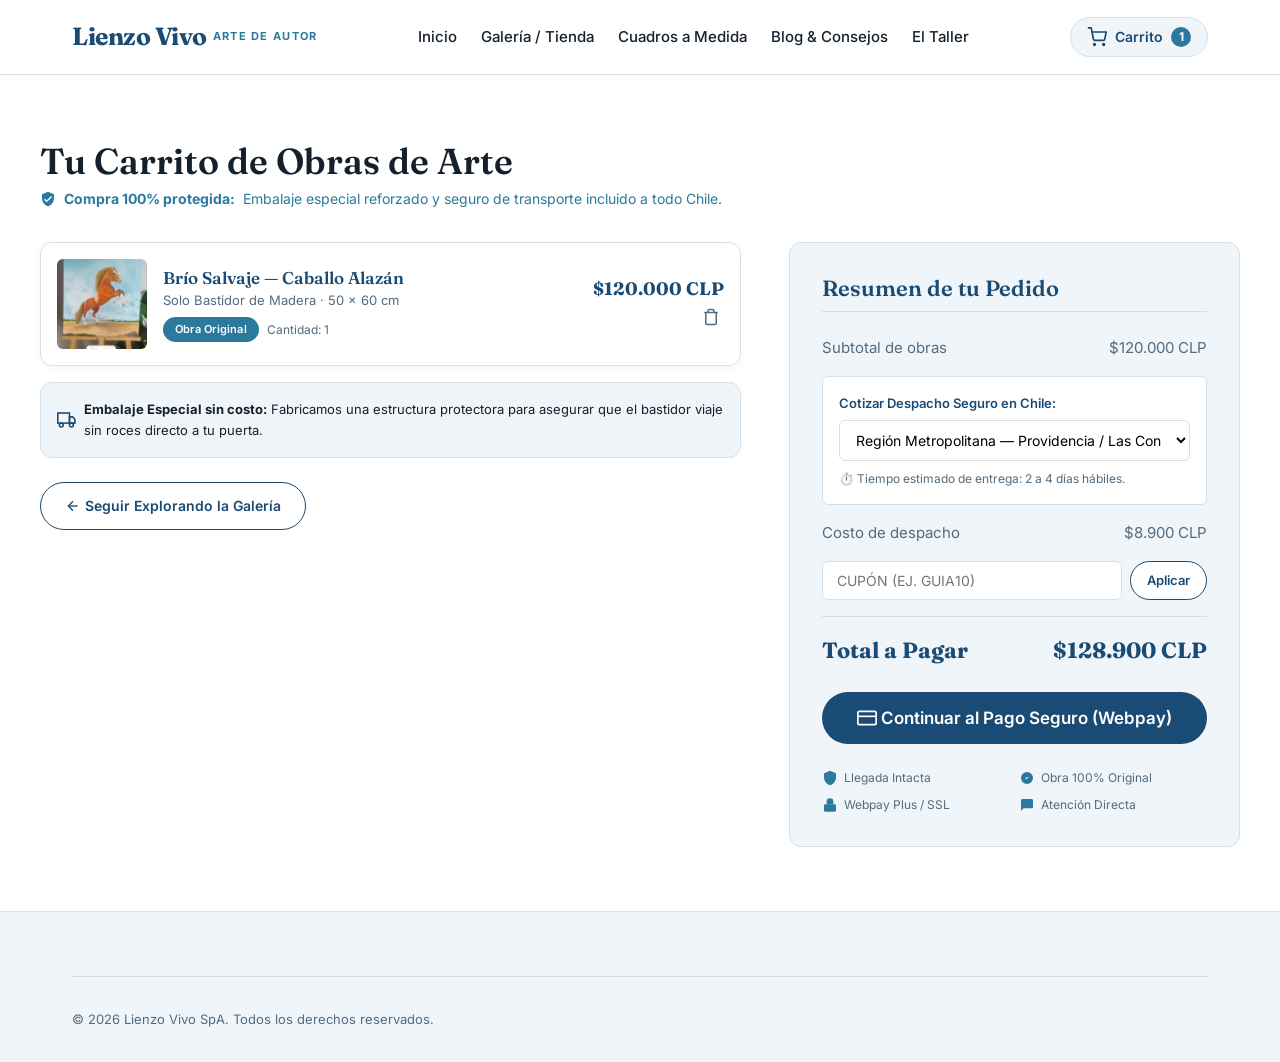
<file: carrito.html>
<!DOCTYPE html>
<html lang="es">
<head>
  <meta charset="UTF-8">
  <meta name="viewport" content="width=device-width, initial-scale=1.0">
  <title>Carrito de Compras — Despacho Protegido | Lienzo Vivo</title>
  <meta name="description" content="Revisa tus obras de arte seleccionadas, cotiza el despacho por comuna y procesa tu compra segura con garantía de embalaje de madera.">
  <link rel="stylesheet" href="css/styles.css">
  <link rel="icon" href="data:image/svg+xml,<svg xmlns='http://www.w3.org/2000/svg' viewBox='0 0 100 100'><text y='.9em' font-size='90'>🎨</text></svg>">
</head>
<body>

  <!-- Navbar Global -->
  <header class="site-header">
    <div class="container">
      <nav class="navbar" aria-label="Navegación principal">
        <a href="index.html" class="brand-logo" aria-label="Lienzo Vivo - Inicio">
          <span class="brand-logo-text">Lienzo Vivo</span>
          <span class="brand-logo-tag">Arte de Autor</span>
        </a>

        <ul class="nav-menu">
          <li><a href="index.html" class="nav-link">Inicio</a></li>
          <li><a href="tienda.html" class="nav-link">Galería / Tienda</a></li>
          <li><a href="contacto.html" class="nav-link">Cuadros a Medida</a></li>
          <li><a href="blog.html" class="nav-link">Blog & Consejos</a></li>
          <li><a href="nosotros.html" class="nav-link">El Taller</a></li>
        </ul>

        <div class="nav-actions">
          <a href="carrito.html" class="btn-cart-nav active" id="nav-cart-btn">
            <svg width="20" height="20" viewBox="0 0 24 24" fill="none" stroke="currentColor" stroke-width="2">
              <circle cx="9" cy="21" r="1"></circle><circle cx="20" cy="21" r="1"></circle>
              <path d="M1 1h4l2.68 13.39a2 2 0 0 0 2 1.61h9.72a2 2 0 0 0 2-1.61L23 6H6"></path>
            </svg>
            <span>Carrito</span>
            <span class="cart-count" id="cart-counter-badge">1</span>
          </a>
        </div>
      </nav>
    </div>
  </header>

  <main>
    <div class="container section-padding">
      <div style="margin-bottom: var(--space-xl);">
        <h1 style="font-size: 2.25rem; margin-bottom: 4px;">Tu Carrito de Obras de Arte</h1>
        <div style="display: flex; align-items: center; gap: 8px; font-size: 0.875rem; color: var(--color-secondary);">
          <svg width="16" height="16" viewBox="0 0 24 24" fill="currentColor"><path d="M12 1L3 5v6c0 5.55 3.84 10.74 9 12 5.16-1.26 9-6.45 9-12V5l-9-4zm-2 16l-4-4 1.41-1.41L10 14.17l6.59-6.59L18 9l-8 8z"/></svg>
          <strong>Compra 100% protegida:</strong> Embalaje especial reforzado y seguro de transporte incluido a todo Chile.
        </div>
      </div>

      <div class="cart-layout">
        <!-- Lista de Obras en el Carrito -->
        <section>
          <div class="cart-items-list" id="cart-items-container">
            <!-- Item cargado dinámicamente o por defecto -->
            <div class="cart-item-card" id="item-cart-default">
              <img id="cart-item-img" src="img/caballo-alazan.jpg" alt="Cuadro en el carrito" class="cart-item-thumb">
              <div class="cart-item-info">
                <h3 id="cart-item-title">Brío Salvaje — Caballo Alazán</h3>
                <p id="cart-item-frame-text">Solo Bastidor de Madera · 50 x 60 cm</p>
                <div style="margin-top: 6px; display: inline-flex; align-items: center; gap: 8px;">
                  <span class="badge-technique" style="font-size: 0.6875rem;">Obra Original</span>
                  <span style="font-size: 0.75rem; color: var(--color-on-surface-muted);">Cantidad: 1</span>
                </div>
              </div>
              <div style="text-align: right;">
                <div class="cart-item-price" id="cart-item-price-display">$120.000 CLP</div>
                <button class="cart-item-remove-btn" onclick="removeItem()" title="Eliminar obra del carrito">
                  <svg width="18" height="18" viewBox="0 0 24 24" fill="none" stroke="currentColor" stroke-width="2"><polyline points="3 6 5 6 21 6"></polyline><path d="M19 6v14a2 2 0 0 1-2 2H7a2 2 0 0 1-2-2V6m3 0V4a2 2 0 0 1 2-2h4a2 2 0 0 1 2 2v2"></path></svg>
                </button>
              </div>
            </div>
          </div>

          <!-- Nota de Embalaje Artesanal -->
          <div style="background-color: var(--color-surface); padding: var(--space-md); border-radius: var(--radius-md); border: 1px solid var(--color-border); margin-top: var(--space-md); display: flex; gap: var(--space-sm); align-items: center;">
            <svg width="24" height="24" viewBox="0 0 24 24" fill="none" stroke="var(--color-primary)" stroke-width="2"><rect x="1" y="3" width="15" height="13"></rect><polygon points="16 8 20 8 23 11 23 16 16 16 16 8"></polygon><circle cx="5.5" cy="18.5" r="2.5"></circle><circle cx="18.5" cy="18.5" r="2.5"></circle></svg>
            <div style="font-size: 0.8125rem;">
              <strong>Embalaje Especial sin costo:</strong> Fabricamos una estructura protectora para asegurar que el bastidor viaje sin roces directo a tu puerta.
            </div>
          </div>

          <div style="margin-top: var(--space-lg);">
            <a href="tienda.html" class="btn-secondary" style="font-size: 0.875rem;">
              <svg width="16" height="16" viewBox="0 0 24 24" fill="none" stroke="currentColor" stroke-width="2"><line x1="19" y1="12" x2="5" y2="12"></line><polyline points="12 19 5 12 12 5"></polyline></svg>
              Seguir Explorando la Galería
            </a>
          </div>
        </section>

        <!-- Resumen de Compra y Calculador de Envío -->
        <aside class="cart-summary-box">
          <h2 class="cart-summary-title">Resumen de tu Pedido</h2>

          <div class="summary-row">
            <span>Subtotal de obras</span>
            <span id="summary-subtotal">$120.000 CLP</span>
          </div>

          <!-- Calculador de Despacho por Comuna -->
          <div class="shipping-calc-box">
            <label for="shipping-region">Cotizar Despacho Seguro en Chile:</label>
            <select id="shipping-region" class="shipping-select" onchange="updateShipping()">
              <option value="8900">Región Metropolitana — Providencia / Las Condes / Vitacura ($8.900)</option>
              <option value="9900">Región Metropolitana — Otras Comunas ($9.900)</option>
              <option value="16500">Región de Valparaíso / Viña del Mar ($16.500)</option>
              <option value="18900">Zona Centro-Sur (Concepción, Chillán, Rancagua) ($18.900)</option>
              <option value="24900">Zona Norte / Sur Extremo (Antofagasta, Puerto Montt) ($24.900)</option>
              <option value="0">Retiro coordinado en Taller de Santiago ($0 Gratis)</option>
            </select>
            <div style="font-size: 0.75rem; color: var(--color-on-surface-muted);" id="shipping-eta-text">
              ⏱️ Tiempo estimado de entrega: 2 a 4 días hábiles.
            </div>
          </div>

          <div class="summary-row">
            <span>Costo de despacho</span>
            <span id="summary-shipping">$8.900 CLP</span>
          </div>

          <div class="summary-row" id="discount-row" style="display: none; color: var(--color-secondary);">
            <span>Descuento cupón (10%)</span>
            <span id="summary-discount">-$12.000 CLP</span>
          </div>

          <!-- Cupón de Descuento -->
          <div class="coupon-row">
            <input type="text" id="coupon-code-input" class="coupon-input" placeholder="Cupón (ej. GUIA10)">
            <button type="button" class="btn-secondary" onclick="applyCoupon()" style="padding: 8px 16px; font-size: 0.8125rem;">Aplicar</button>
          </div>
          <div id="coupon-feedback" style="font-size: 0.75rem; margin-top: -6px; margin-bottom: 8px; display: none;"></div>

          <!-- Total Final -->
          <div class="summary-row total-row">
            <span>Total a Pagar</span>
            <span id="summary-total" style="color: var(--color-primary);">$128.900 CLP</span>
          </div>

          <!-- Botón de Pago -->
          <button class="btn-primary btn-block" style="padding: 15px; font-size: 1.0625rem; margin-top: var(--space-md);" onclick="proceedToCheckout()">
            <svg width="20" height="20" viewBox="0 0 24 24" fill="none" stroke="currentColor" stroke-width="2"><rect x="1" y="4" width="22" height="16" rx="2" ry="2"></rect><line x1="1" y1="10" x2="23" y2="10"></line></svg>
            Continuar al Pago Seguro (Webpay)
          </button>

          <!-- Sellos de Confianza -->
          <div class="trust-badges-grid">
            <div class="trust-badge-item">
              <svg width="16" height="16" viewBox="0 0 24 24" fill="var(--color-secondary)"><path d="M12 1L3 5v6c0 5.55 3.84 10.74 9 12 5.16-1.26 9-6.45 9-12V5l-9-4z"/></svg>
              <span>Llegada Intacta</span>
            </div>
            <div class="trust-badge-item">
              <svg width="16" height="16" viewBox="0 0 24 24" fill="var(--color-secondary)"><path d="M9 12l2 2 4-4m6 2a9 9 0 11-18 0 9 9 0 0118 0z"/></svg>
              <span>Obra 100% Original</span>
            </div>
            <div class="trust-badge-item">
              <svg width="16" height="16" viewBox="0 0 24 24" fill="var(--color-secondary)"><rect x="3" y="11" width="18" height="11" rx="2" ry="2"></rect><path d="M7 11V7a5 5 0 0 1 10 0v4"></path></svg>
              <span>Webpay Plus / SSL</span>
            </div>
            <div class="trust-badge-item">
              <svg width="16" height="16" viewBox="0 0 24 24" fill="var(--color-secondary)"><path d="M21 15a2 2 0 0 1-2 2H7l-4 4V5a2 2 0 0 1 2-2h14a2 2 0 0 1 2 2z"></path></svg>
              <span>Atención Directa</span>
            </div>
          </div>
        </aside>
      </div>
    </div>
  </main>

  <!-- Footer Global -->
  <footer class="site-footer">
    <div class="container">
      <div class="footer-bottom">
        <div>© 2026 Lienzo Vivo SpA. Todos los derechos reservados.</div>
      </div>
    </div>
  </footer>

  <!-- Modal de Pago Simulado -->
  <div id="checkout-modal" style="display: none; position: fixed; inset: 0; background: rgba(38,35,32,0.7); z-index: 3000; align-items: center; justify-content: center; padding: 20px;">
    <div style="background: white; border-radius: var(--radius-lg); max-width: 480px; width: 100%; padding: var(--space-xl); text-align: center; box-shadow: var(--shadow-modal);">
      <div style="width: 50px; height: 50px; border-radius: 50%; background: #E2F0D9; color: #3B7A57; display: flex; align-items: center; justify-content: center; margin: 0 auto var(--space-md);">
        <svg width="28" height="28" viewBox="0 0 24 24" fill="none" stroke="currentColor" stroke-width="3"><polyline points="20 6 9 17 4 12"/></svg>
      </div>
      <h3 style="font-size: 1.5rem; margin-bottom: 8px;">¡Simulación de Pasarela Webpay!</h3>
      <p style="color: var(--color-on-surface-muted); font-size: 0.9375rem; margin-bottom: var(--space-lg);">
        En el sitio en producción serías redirigido a Transbank Webpay Plus para pagar con tarjeta de Débito o Crédito en cuotas sin interés.
      </p>
      <div style="background: var(--color-surface); padding: var(--space-md); border-radius: var(--radius-sm); margin-bottom: var(--space-lg); font-size: 0.875rem; text-align: left;">
        <div><strong>Pedido N°:</strong> LV-2026-9104</div>
        <div><strong>Monto:</strong> <span id="modal-total-display">$128.900 CLP</span></div>
        <div><strong>Despacho:</strong> Embalaje rígido protegido</div>
      </div>
      <button class="btn-primary btn-block" onclick="closeCheckoutModal()">Entendido / Finalizar Demostración</button>
    </div>
  </div>

  <script>
    let subtotal = 120000;
    let shippingCost = 8900;
    let discountRate = 0;

    function updateSummary() {
      const discountAmount = subtotal * discountRate;
      const total = (subtotal - discountAmount) + shippingCost;

      document.getElementById('summary-subtotal').textContent = '$' + subtotal.toLocaleString('es-CL') + ' CLP';
      document.getElementById('summary-shipping').textContent = '$' + shippingCost.toLocaleString('es-CL') + ' CLP';
      
      const discountRow = document.getElementById('discount-row');
      if (discountRate > 0) {
        discountRow.style.display = 'flex';
        document.getElementById('summary-discount').textContent = '-$' + Math.round(discountAmount).toLocaleString('es-CL') + ' CLP';
      } else {
        discountRow.style.display = 'none';
      }

      document.getElementById('summary-total').textContent = '$' + Math.round(total).toLocaleString('es-CL') + ' CLP';
      document.getElementById('modal-total-display').textContent = '$' + Math.round(total).toLocaleString('es-CL') + ' CLP';
    }

    function updateShipping() {
      const select = document.getElementById('shipping-region');
      shippingCost = parseInt(select.value, 10);
      updateSummary();
    }

    function applyCoupon() {
      const input = document.getElementById('coupon-code-input').value.trim().toUpperCase();
      const feedback = document.getElementById('coupon-feedback');
      feedback.style.display = 'block';

      if (input === 'GUIA10' || input === 'LIENZO10') {
        discountRate = 0.10;
        feedback.style.color = 'var(--color-success)';
        feedback.textContent = '✓ ¡Cupón aplicado! 10% de descuento en tus obras.';
      } else {
        discountRate = 0;
        feedback.style.color = 'var(--color-error)';
        feedback.textContent = '✗ Cupón no válido o expirado. Prueba con GUIA10.';
      }
      updateSummary();
    }

    function removeItem() {
      const item = document.getElementById('item-cart-default');
      if (item) {
        item.style.opacity = '0.3';
        setTimeout(() => {
          item.remove();
          subtotal = 0;
          shippingCost = 0;
          document.getElementById('cart-items-container').innerHTML = `
            <div style="text-align: center; padding: 40px 20px; background: white; border: 1px dashed var(--color-border); border-radius: var(--radius-md);">
              <p style="font-size: 1.125rem; color: var(--color-on-surface-muted); margin-bottom: 16px;">Tu carrito está vacío actualmente.</p>
              <a href="tienda.html" class="btn-primary">Ver Obras Disponibles</a>
            </div>
          `;
          document.getElementById('cart-counter-badge').textContent = '0';
          localStorage.removeItem('lienzo_vivo_cart');
          updateSummary();
        }, 300);
      }
    }

    function proceedToCheckout() {
      const modal = document.getElementById('checkout-modal');
      modal.style.display = 'flex';
    }

    function closeCheckoutModal() {
      document.getElementById('checkout-modal').style.display = 'none';
    }

    document.addEventListener('DOMContentLoaded', () => {
      const saved = localStorage.getItem('lienzo_vivo_cart');
      if (saved) {
        try {
          const items = JSON.parse(saved);
          if (items.length > 0) {
            const first = items[0];
            subtotal = first.unitPrice;
            document.getElementById('cart-item-price-display').textContent = '$' + first.unitPrice.toLocaleString('es-CL') + ' CLP';
            document.getElementById('cart-item-title').textContent = first.title;
            document.getElementById('cart-item-frame-text').textContent = first.frame + ' · ' + first.dimensions;
            if (first.image) {
              document.getElementById('cart-item-img').src = first.image;
            }
          }
        } catch (e) {}
      }
      updateSummary();
    });
  </script>
</body>
</html>
</file>
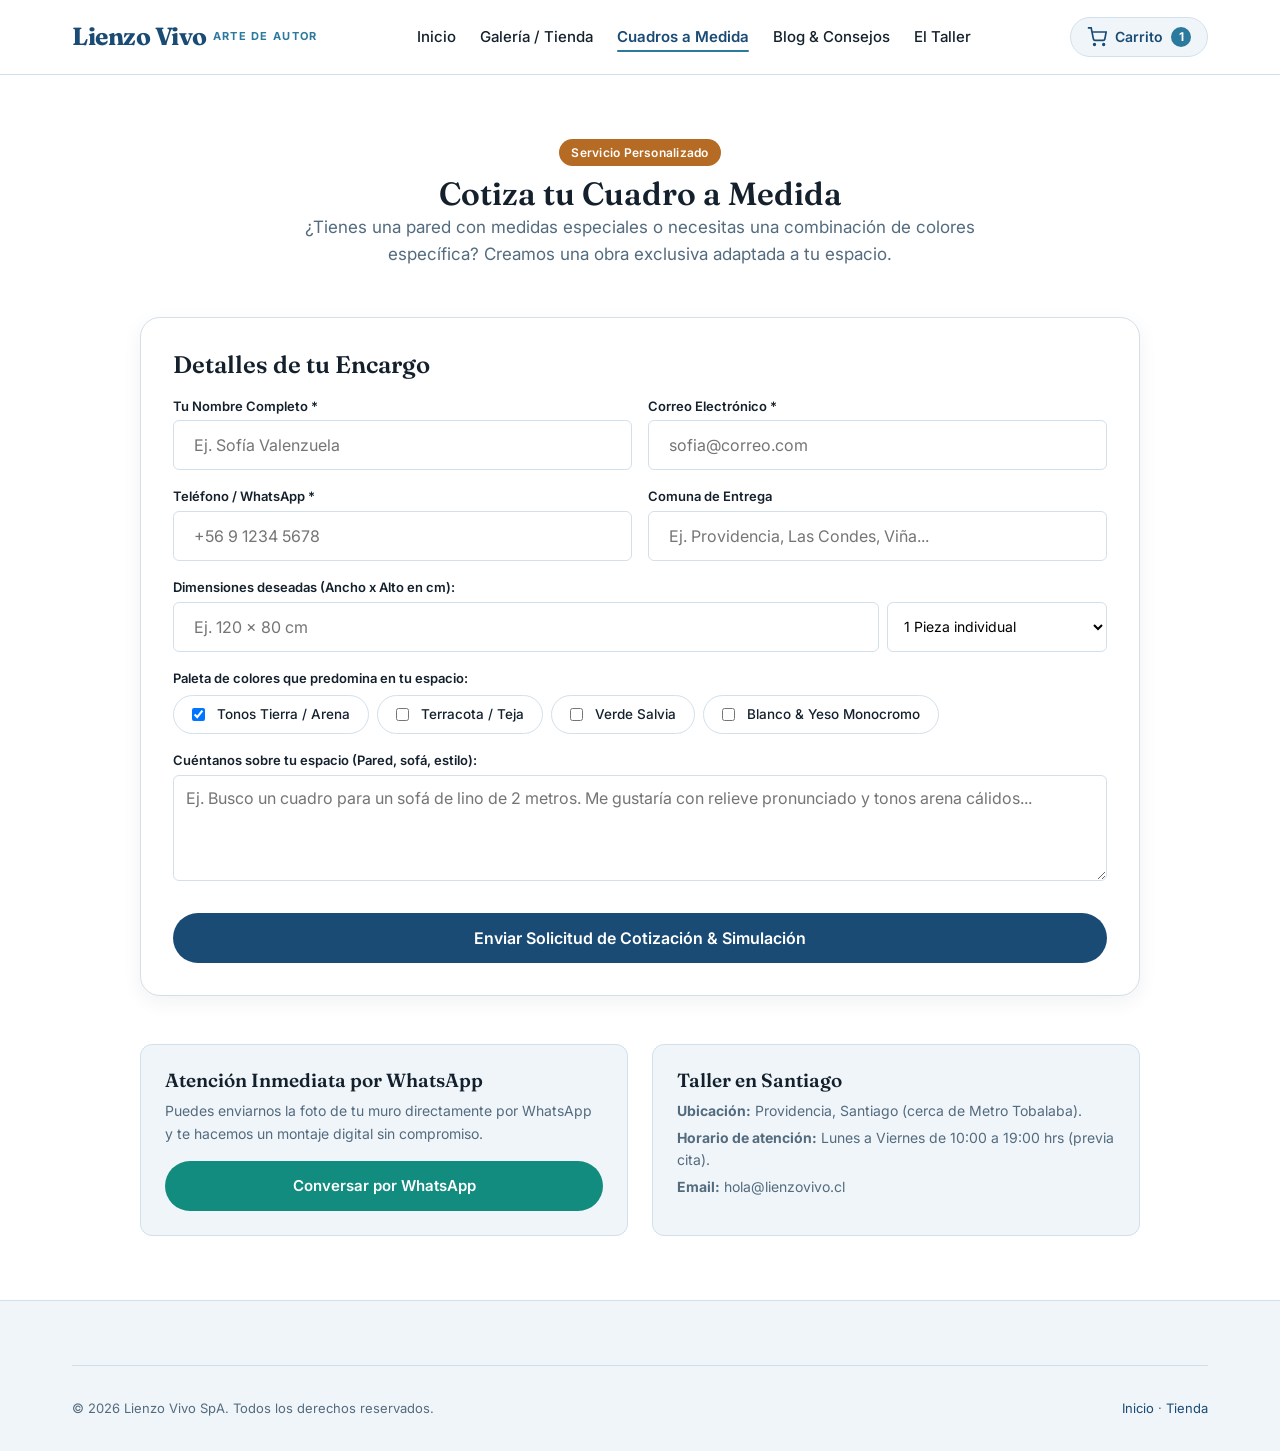
<file: contacto.html>
<!DOCTYPE html>
<html lang="es">
<head>
  <meta charset="UTF-8">
  <meta name="viewport" content="width=device-width, initial-scale=1.0">
  <title>Cuadros a Medida & Contacto — Cotizador de Proyectos | Lienzo Vivo</title>
  <meta name="description" content="Encarga un cuadro personalizado para tu living con las medidas y tonos exactos de tu pared. Asesoría visual gratuita y fotomontaje a escala.">
  <link rel="stylesheet" href="css/styles.css">
  <link rel="icon" href="data:image/svg+xml,<svg xmlns='http://www.w3.org/2000/svg' viewBox='0 0 100 100'><text y='.9em' font-size='90'>🎨</text></svg>">
</head>
<body>

  <!-- Navbar Global -->
  <header class="site-header">
    <div class="container">
      <nav class="navbar" aria-label="Navegación principal">
        <a href="index.html" class="brand-logo" aria-label="Lienzo Vivo - Inicio">
          <span class="brand-logo-text">Lienzo Vivo</span>
          <span class="brand-logo-tag">Arte de Autor</span>
        </a>

        <ul class="nav-menu">
          <li><a href="index.html" class="nav-link">Inicio</a></li>
          <li><a href="tienda.html" class="nav-link">Galería / Tienda</a></li>
          <li><a href="contacto.html" class="nav-link active">Cuadros a Medida</a></li>
          <li><a href="blog.html" class="nav-link">Blog & Consejos</a></li>
          <li><a href="nosotros.html" class="nav-link">El Taller</a></li>
        </ul>

        <div class="nav-actions">
          <a href="carrito.html" class="btn-cart-nav" id="nav-cart-btn">
            <svg width="20" height="20" viewBox="0 0 24 24" fill="none" stroke="currentColor" stroke-width="2"><circle cx="9" cy="21" r="1"></circle><circle cx="20" cy="21" r="1"></circle><path d="M1 1h4l2.68 13.39a2 2 0 0 0 2 1.61h9.72a2 2 0 0 0 2-1.61L23 6H6"></path></svg>
            <span>Carrito</span>
            <span class="cart-count">1</span>
          </a>
        </div>
      </nav>
    </div>
  </header>

  <main>
    <div class="container section-padding">
      <div class="section-header">
        <span class="badge-technique" style="background-color: var(--color-tertiary-strong); margin-bottom: 8px;">Servicio Personalizado</span>
        <h1>Cotiza tu Cuadro a Medida</h1>
        <p>¿Tienes una pared con medidas especiales o necesitas una combinación de colores específica? Creamos una obra exclusiva adaptada a tu espacio.</p>
      </div>

      <div style="display: grid; grid-template-columns: 1fr; gap: var(--space-2xl); max-width: 1000px; margin: 0 auto;">
        
        <!-- Formulario de Cotización -->
        <div style="background: white; border: 1px solid var(--color-border); border-radius: var(--radius-lg); padding: var(--space-xl); box-shadow: var(--shadow-card);">
          <h2 style="font-size: 1.5rem; margin-bottom: var(--space-md);">Detalles de tu Encargo</h2>

          <form id="custom-quote-form" onsubmit="handleQuoteSubmit(event)">
            <div style="display: grid; grid-template-columns: 1fr 1fr; gap: var(--space-md); margin-bottom: var(--space-md);">
              <div>
                <label style="display: block; font-size: 0.8125rem; font-weight: 600; margin-bottom: 4px;">Tu Nombre Completo *</label>
                <input type="text" class="lead-input" style="width: 100%; border-radius: var(--radius-sm);" placeholder="Ej. Sofía Valenzuela" required>
              </div>
              <div>
                <label style="display: block; font-size: 0.8125rem; font-weight: 600; margin-bottom: 4px;">Correo Electrónico *</label>
                <input type="email" class="lead-input" style="width: 100%; border-radius: var(--radius-sm);" placeholder="sofia@correo.com" required>
              </div>
            </div>

            <div style="display: grid; grid-template-columns: 1fr 1fr; gap: var(--space-md); margin-bottom: var(--space-md);">
              <div>
                <label style="display: block; font-size: 0.8125rem; font-weight: 600; margin-bottom: 4px;">Teléfono / WhatsApp *</label>
                <input type="tel" class="lead-input" style="width: 100%; border-radius: var(--radius-sm);" placeholder="+56 9 1234 5678" required>
              </div>
              <div>
                <label style="display: block; font-size: 0.8125rem; font-weight: 600; margin-bottom: 4px;">Comuna de Entrega</label>
                <input type="text" class="lead-input" style="width: 100%; border-radius: var(--radius-sm);" placeholder="Ej. Providencia, Las Condes, Viña...">
              </div>
            </div>

            <!-- Medidas estimadas -->
            <div style="margin-bottom: var(--space-md);">
              <label style="display: block; font-size: 0.8125rem; font-weight: 600; margin-bottom: 4px;">Dimensiones deseadas (Ancho x Alto en cm):</label>
              <div style="display: flex; gap: var(--space-sm);">
                <input type="text" class="lead-input" style="border-radius: var(--radius-sm);" placeholder="Ej. 120 x 80 cm" required>
                <select class="shipping-select" style="margin-bottom: 0; width: 220px;">
                  <option>1 Pieza individual</option>
                  <option>Díptico (2 piezas)</option>
                  <option>Tríptico (3 piezas)</option>
                  <option>No estoy seguro/a (Asesórenme)</option>
                </select>
              </div>
            </div>

            <!-- Gama de colores deseada -->
            <div style="margin-bottom: var(--space-md);">
              <label style="display: block; font-size: 0.8125rem; font-weight: 600; margin-bottom: 6px;">Paleta de colores que predomina en tu espacio:</label>
              <div style="display: flex; gap: var(--space-sm); flex-wrap: wrap;">
                <label class="filter-chip"><input type="checkbox" style="margin-right: 6px;" checked> Tonos Tierra / Arena</label>
                <label class="filter-chip"><input type="checkbox" style="margin-right: 6px;"> Terracota / Teja</label>
                <label class="filter-chip"><input type="checkbox" style="margin-right: 6px;"> Verde Salvia</label>
                <label class="filter-chip"><input type="checkbox" style="margin-right: 6px;"> Blanco & Yeso Monocromo</label>
              </div>
            </div>

            <!-- Mensaje -->
            <div style="margin-bottom: var(--space-lg);">
              <label style="display: block; font-size: 0.8125rem; font-weight: 600; margin-bottom: 4px;">Cuéntanos sobre tu espacio (Pared, sofá, estilo):</label>
              <textarea rows="4" style="width: 100%; padding: 12px; border-radius: var(--radius-sm); border: 1px solid var(--color-border);" placeholder="Ej. Busco un cuadro para un sofá de lino de 2 metros. Me gustaría con relieve pronunciado y tonos arena cálidos..."></textarea>
            </div>

            <button type="submit" class="btn-primary btn-block" style="padding: 14px; font-size: 1rem;">
              Enviar Solicitud de Cotización & Simulación
            </button>
          </form>

          <div id="quote-success-box" style="display: none; background: #E2F0D9; color: #3B7A57; padding: var(--space-md); border-radius: var(--radius-sm); margin-top: var(--space-md); text-align: center;">
            ✨ ¡Solicitud recibida! Te contactaremos por WhatsApp o correo en menos de 24 horas con la propuesta visual y presupuesto.
          </div>
        </div>

        <!-- Contacto Directo WhatsApp y Dirección -->
        <div style="display: grid; grid-template-columns: repeat(auto-fit, minmax(280px, 1fr)); gap: var(--space-lg);">
          <div style="background: var(--color-surface); padding: var(--space-lg); border-radius: var(--radius-md); border: 1px solid var(--color-border);">
            <h3 style="font-size: 1.1875rem; margin-bottom: 8px;">Atención Inmediata por WhatsApp</h3>
            <p style="font-size: 0.875rem; color: var(--color-on-surface-muted); margin-bottom: var(--space-md);">
              Puedes enviarnos la foto de tu muro directamente por WhatsApp y te hacemos un montaje digital sin compromiso.
            </p>
            <a href="https://wa.me/56987654321?text=Hola,%20quiero%20enviar%20una%20foto%20de%20mi%20muro%20para%20un%20cuadro%20a%20medida" target="_blank" class="btn-whatsapp btn-block">
              Conversar por WhatsApp
            </a>
          </div>

          <div style="background: var(--color-surface); padding: var(--space-lg); border-radius: var(--radius-md); border: 1px solid var(--color-border);">
            <h3 style="font-size: 1.1875rem; margin-bottom: 8px;">Taller en Santiago</h3>
            <p style="font-size: 0.875rem; color: var(--color-on-surface-muted); margin-bottom: 4px;">
              <strong>Ubicación:</strong> Providencia, Santiago (cerca de Metro Tobalaba).
            </p>
            <p style="font-size: 0.875rem; color: var(--color-on-surface-muted); margin-bottom: 4px;">
              <strong>Horario de atención:</strong> Lunes a Viernes de 10:00 a 19:00 hrs (previa cita).
            </p>
            <p style="font-size: 0.875rem; color: var(--color-on-surface-muted);">
              <strong>Email:</strong> hola@lienzovivo.cl
            </p>
          </div>
        </div>

      </div>
    </div>
  </main>

  <!-- Footer Global -->
  <footer class="site-footer">
    <div class="container">
      <div class="footer-bottom">
        <div>© 2026 Lienzo Vivo SpA. Todos los derechos reservados.</div>
        <div><a href="index.html">Inicio</a> · <a href="tienda.html">Tienda</a></div>
      </div>
    </div>
  </footer>

  <script>
    function handleQuoteSubmit(event) {
      event.preventDefault();
      document.getElementById('custom-quote-form').style.display = 'none';
      document.getElementById('quote-success-box').style.display = 'block';
    }
  </script>
</body>
</html>
</file>
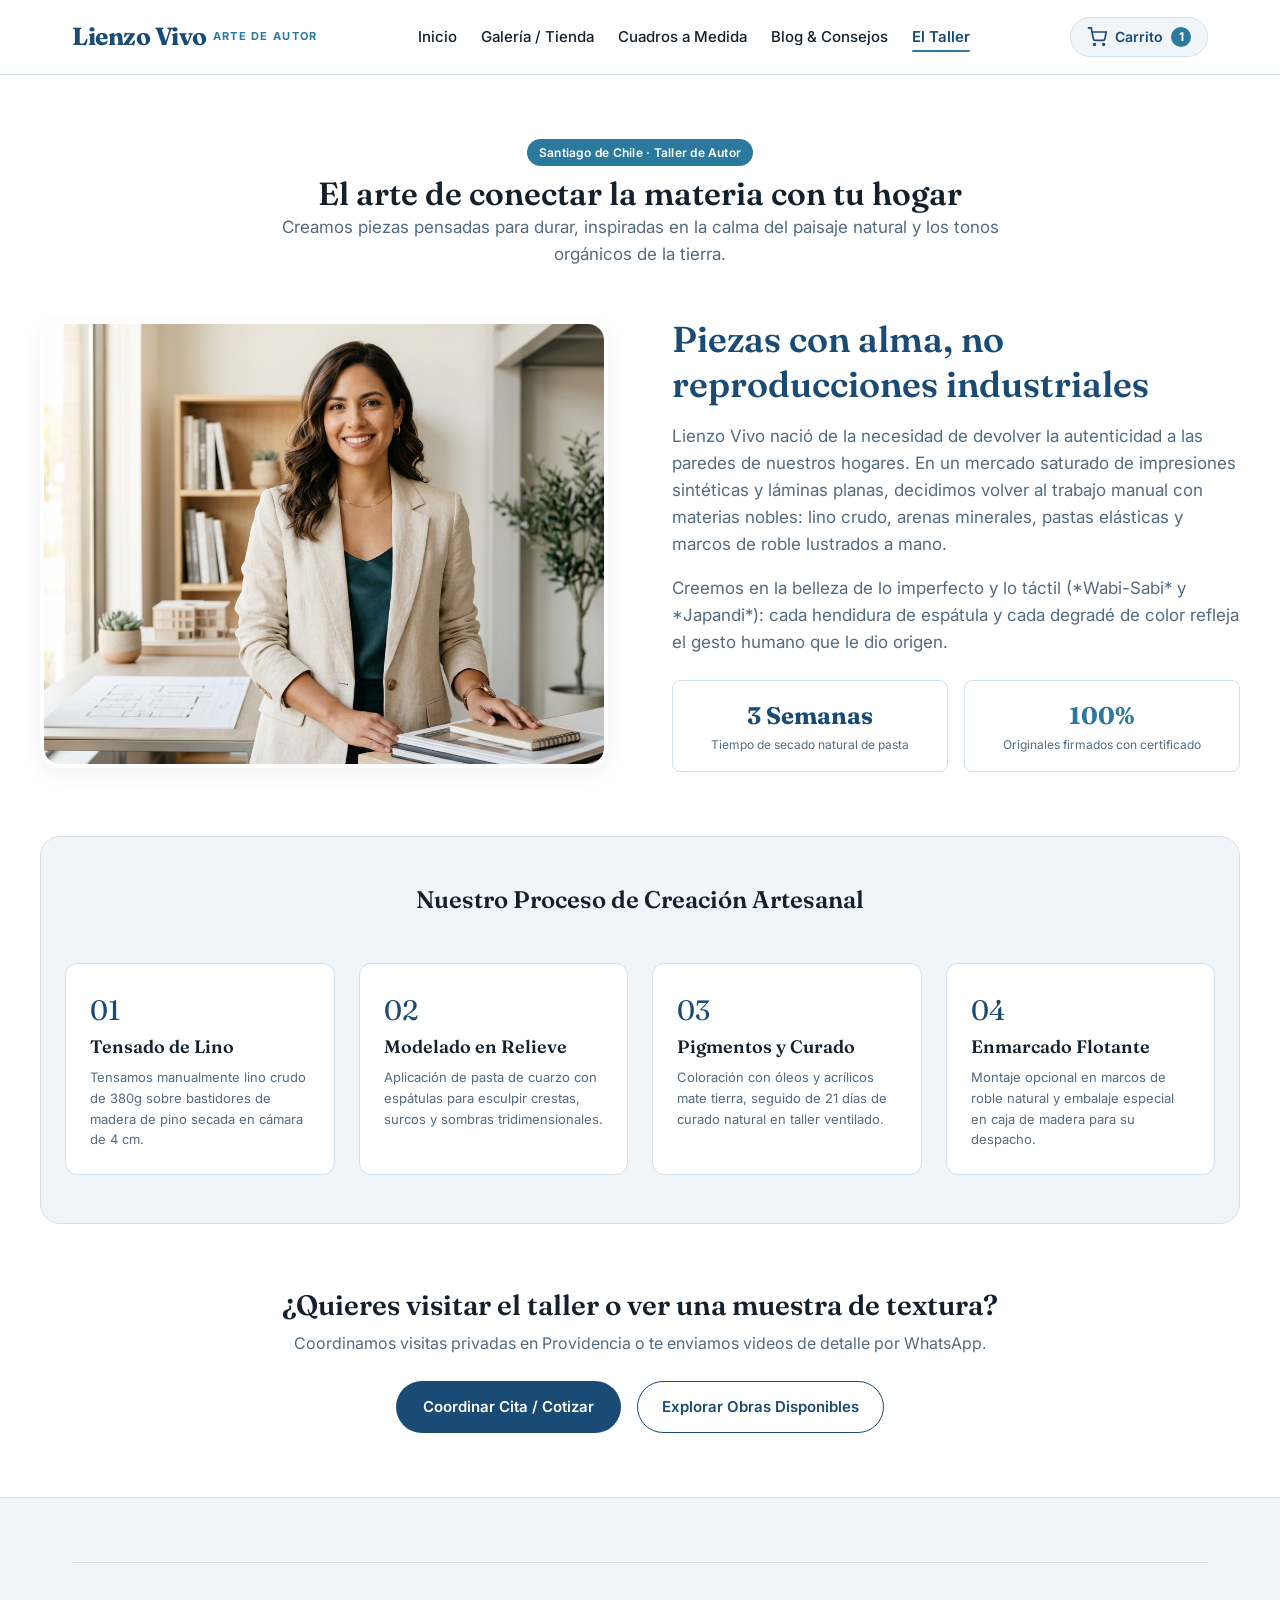
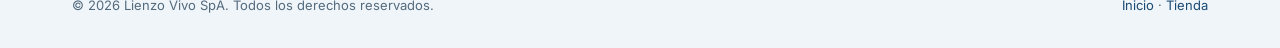
<file: nosotros.html>
<!DOCTYPE html>
<html lang="es">
<head>
  <meta charset="UTF-8">
  <meta name="viewport" content="width=device-width, initial-scale=1.0">
  <title>El Taller & Manifiesto — Arte Orgánico | Lienzo Vivo</title>
  <meta name="description" content="Conoce la historia del taller Lienzo Vivo en Santiago de Chile, nuestro proceso artesanal de modelado con pasta de cuarzo y el valor de las obras únicas.">
  <link rel="stylesheet" href="css/styles.css">
  <link rel="icon" href="data:image/svg+xml,<svg xmlns='http://www.w3.org/2000/svg' viewBox='0 0 100 100'><text y='.9em' font-size='90'>🎨</text></svg>">
</head>
<body>

  <!-- Navbar Global -->
  <header class="site-header">
    <div class="container">
      <nav class="navbar" aria-label="Navegación principal">
        <a href="index.html" class="brand-logo" aria-label="Lienzo Vivo - Inicio">
          <span class="brand-logo-text">Lienzo Vivo</span>
          <span class="brand-logo-tag">Arte de Autor</span>
        </a>

        <ul class="nav-menu">
          <li><a href="index.html" class="nav-link">Inicio</a></li>
          <li><a href="tienda.html" class="nav-link">Galería / Tienda</a></li>
          <li><a href="contacto.html" class="nav-link">Cuadros a Medida</a></li>
          <li><a href="blog.html" class="nav-link">Blog & Consejos</a></li>
          <li><a href="nosotros.html" class="nav-link active">El Taller</a></li>
        </ul>

        <div class="nav-actions">
          <a href="carrito.html" class="btn-cart-nav" id="nav-cart-btn">
            <svg width="20" height="20" viewBox="0 0 24 24" fill="none" stroke="currentColor" stroke-width="2"><circle cx="9" cy="21" r="1"></circle><circle cx="20" cy="21" r="1"></circle><path d="M1 1h4l2.68 13.39a2 2 0 0 0 2 1.61h9.72a2 2 0 0 0 2-1.61L23 6H6"></path></svg>
            <span>Carrito</span>
            <span class="cart-count">1</span>
          </a>
        </div>
      </nav>
    </div>
  </header>

  <main>
    <div class="container section-padding">
      <!-- Encabezado -->
      <div class="section-header">
        <span class="badge-technique" style="margin-bottom: 8px;">Santiago de Chile · Taller de Autor</span>
        <h1>El arte de conectar la materia con tu hogar</h1>
        <p>Creamos piezas pensadas para durar, inspiradas en la calma del paisaje natural y los tonos orgánicos de la tierra.</p>
      </div>

      <!-- Sección Historia & Filosofía -->
      <div class="studio-grid" style="margin-bottom: var(--space-3xl);">
        <div class="studio-image-frame">
          <img src="img/sofia.png" alt="Artista trabajando en el taller con espátulas">
        </div>
        <div class="studio-text-content">
          <h2>Piezas con alma, no reproducciones industriales</h2>
          <p>
            Lienzo Vivo nació de la necesidad de devolver la autenticidad a las paredes de nuestros hogares. En un mercado saturado de impresiones sintéticas y láminas planas, decidimos volver al trabajo manual con materias nobles: lino crudo, arenas minerales, pastas elásticas y marcos de roble lustrados a mano.
          </p>
          <p>
            Creemos en la belleza de lo imperfecto y lo táctil (*Wabi-Sabi* y *Japandi*): cada hendidura de espátula y cada degradé de color refleja el gesto humano que le dio origen.
          </p>

          <div style="display: flex; gap: var(--space-md); margin-top: var(--space-lg);">
            <div style="background: white; padding: 16px; border-radius: 8px; border: 1px solid var(--color-border); flex: 1; text-align: center;">
              <strong style="font-size: 1.5rem; color: var(--color-primary); font-family: var(--font-display);">3 Semanas</strong>
              <div style="font-size: 0.75rem; color: var(--color-on-surface-muted);">Tiempo de secado natural de pasta</div>
            </div>
            <div style="background: white; padding: 16px; border-radius: 8px; border: 1px solid var(--color-border); flex: 1; text-align: center;">
              <strong style="font-size: 1.5rem; color: var(--color-secondary); font-family: var(--font-display);">100%</strong>
              <div style="font-size: 0.75rem; color: var(--color-on-surface-muted);">Originales firmados con certificado</div>
            </div>
          </div>
        </div>
      </div>

      <!-- Proceso Artesanal en 4 Pasos -->
      <section class="section-padding" style="background: var(--color-surface); border-radius: var(--radius-lg); padding: var(--space-2xl) var(--space-lg); border: 1px solid var(--color-border);">
        <h2 style="text-align: center; margin-bottom: var(--space-2xl);">Nuestro Proceso de Creación Artesanal</h2>

        <div style="display: grid; grid-template-columns: repeat(auto-fit, minmax(220px, 1fr)); gap: var(--space-lg);">
          <div style="background: white; padding: var(--space-lg); border-radius: var(--radius-md); border: 1px solid var(--color-border);">
            <div style="font-family: var(--font-display); font-size: 1.75rem; color: var(--color-primary); margin-bottom: 4px;">01</div>
            <h3 style="font-size: 1.125rem; margin-bottom: 8px;">Tensado de Lino</h3>
            <p style="font-size: 0.8125rem; color: var(--color-on-surface-muted);">Tensamos manualmente lino crudo de 380g sobre bastidores de madera de pino secada en cámara de 4 cm.</p>
          </div>

          <div style="background: white; padding: var(--space-lg); border-radius: var(--radius-md); border: 1px solid var(--color-border);">
            <div style="font-family: var(--font-display); font-size: 1.75rem; color: var(--color-primary); margin-bottom: 4px;">02</div>
            <h3 style="font-size: 1.125rem; margin-bottom: 8px;">Modelado en Relieve</h3>
            <p style="font-size: 0.8125rem; color: var(--color-on-surface-muted);">Aplicación de pasta de cuarzo con espátulas para esculpir crestas, surcos y sombras tridimensionales.</p>
          </div>

          <div style="background: white; padding: var(--space-lg); border-radius: var(--radius-md); border: 1px solid var(--color-border);">
            <div style="font-family: var(--font-display); font-size: 1.75rem; color: var(--color-primary); margin-bottom: 4px;">03</div>
            <h3 style="font-size: 1.125rem; margin-bottom: 8px;">Pigmentos y Curado</h3>
            <p style="font-size: 0.8125rem; color: var(--color-on-surface-muted);">Coloración con óleos y acrílicos mate tierra, seguido de 21 días de curado natural en taller ventilado.</p>
          </div>

          <div style="background: white; padding: var(--space-lg); border-radius: var(--radius-md); border: 1px solid var(--color-border);">
            <div style="font-family: var(--font-display); font-size: 1.75rem; color: var(--color-primary); margin-bottom: 4px;">04</div>
            <h3 style="font-size: 1.125rem; margin-bottom: 8px;">Enmarcado Flotante</h3>
            <p style="font-size: 0.8125rem; color: var(--color-on-surface-muted);">Montaje opcional en marcos de roble natural y embalaje especial en caja de madera para su despacho.</p>
          </div>
        </div>
      </section>

      <!-- Llamada a la acción -->
      <div style="text-align: center; margin-top: var(--space-3xl);">
        <h3 style="font-size: 1.75rem; margin-bottom: var(--space-sm);">¿Quieres visitar el taller o ver una muestra de textura?</h3>
        <p style="color: var(--color-on-surface-muted); margin-bottom: var(--space-lg);">Coordinamos visitas privadas en Providencia o te enviamos videos de detalle por WhatsApp.</p>
        <div style="display: flex; justify-content: center; gap: var(--space-md); flex-wrap: wrap;">
          <a href="contacto.html" class="btn-primary">Coordinar Cita / Cotizar</a>
          <a href="tienda.html" class="btn-secondary">Explorar Obras Disponibles</a>
        </div>
      </div>
    </div>
  </main>

  <!-- Footer Global -->
  <footer class="site-footer">
    <div class="container">
      <div class="footer-bottom">
        <div>© 2026 Lienzo Vivo SpA. Todos los derechos reservados.</div>
        <div><a href="index.html">Inicio</a> · <a href="tienda.html">Tienda</a></div>
      </div>
    </div>
  </footer>

</body>
</html>
</file>
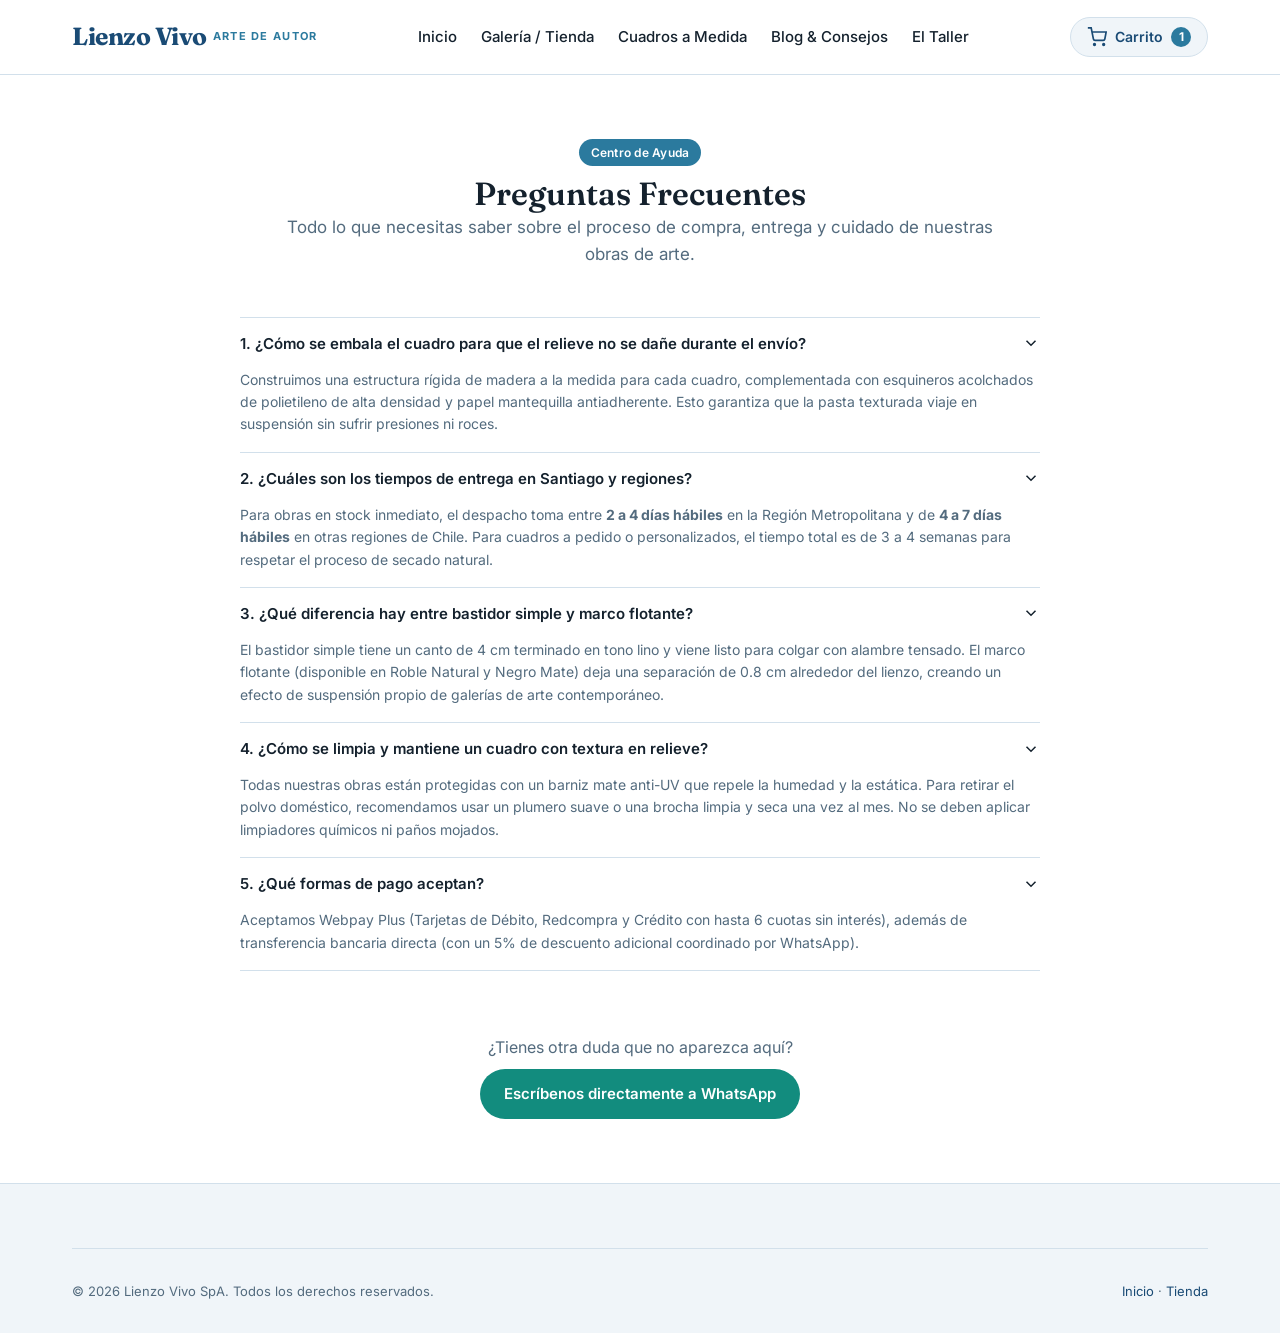
<file: preguntas-frecuentes.html>
<!DOCTYPE html>
<html lang="es">
<head>
  <meta charset="UTF-8">
  <meta name="viewport" content="width=device-width, initial-scale=1.0">
  <title>Preguntas Frecuentes — Envíos, Marcos y Cuidados | Lienzo Vivo</title>
  <meta name="description" content="Resolvemos todas tus dudas sobre embalaje de cuadros, tipos de marco en roble, tiempos de secado y cobertura de envíos a todo Chile.">
  <link rel="stylesheet" href="css/styles.css">
  <link rel="icon" href="data:image/svg+xml,<svg xmlns='http://www.w3.org/2000/svg' viewBox='0 0 100 100'><text y='.9em' font-size='90'>🎨</text></svg>">
</head>
<body>

  <!-- Navbar Global -->
  <header class="site-header">
    <div class="container">
      <nav class="navbar" aria-label="Navegación principal">
        <a href="index.html" class="brand-logo" aria-label="Lienzo Vivo - Inicio">
          <span class="brand-logo-text">Lienzo Vivo</span>
          <span class="brand-logo-tag">Arte de Autor</span>
        </a>

        <ul class="nav-menu">
          <li><a href="index.html" class="nav-link">Inicio</a></li>
          <li><a href="tienda.html" class="nav-link">Galería / Tienda</a></li>
          <li><a href="contacto.html" class="nav-link">Cuadros a Medida</a></li>
          <li><a href="blog.html" class="nav-link">Blog & Consejos</a></li>
          <li><a href="nosotros.html" class="nav-link">El Taller</a></li>
        </ul>

        <div class="nav-actions">
          <a href="carrito.html" class="btn-cart-nav">
            <svg width="20" height="20" viewBox="0 0 24 24" fill="none" stroke="currentColor" stroke-width="2"><circle cx="9" cy="21" r="1"></circle><circle cx="20" cy="21" r="1"></circle><path d="M1 1h4l2.68 13.39a2 2 0 0 0 2 1.61h9.72a2 2 0 0 0 2-1.61L23 6H6"></path></svg>
            <span>Carrito</span>
            <span class="cart-count">1</span>
          </a>
        </div>
      </nav>
    </div>
  </header>

  <main>
    <div class="container section-padding">
      <div class="section-header">
        <span class="badge-technique" style="margin-bottom: 8px;">Centro de Ayuda</span>
        <h1>Preguntas Frecuentes</h1>
        <p>Todo lo que necesitas saber sobre el proceso de compra, entrega y cuidado de nuestras obras de arte.</p>
      </div>

      <div style="max-width: 800px; margin: 0 auto;" class="accordion-wrapper">
        <div class="accordion-item">
          <button class="accordion-header" onclick="toggleFaq(this)">
            <span>1. ¿Cómo se embala el cuadro para que el relieve no se dañe durante el envío?</span>
            <svg width="18" height="18" viewBox="0 0 24 24" fill="none" stroke="currentColor" stroke-width="2"><polyline points="6 9 12 15 18 9"></polyline></svg>
          </button>
          <div class="accordion-body" style="display: block;">
            Construimos una estructura rígida de madera a la medida para cada cuadro, complementada con esquineros acolchados de polietileno de alta densidad y papel mantequilla antiadherente. Esto garantiza que la pasta texturada viaje en suspensión sin sufrir presiones ni roces.
          </div>
        </div>

        <div class="accordion-item">
          <button class="accordion-header" onclick="toggleFaq(this)">
            <span>2. ¿Cuáles son los tiempos de entrega en Santiago y regiones?</span>
            <svg width="18" height="18" viewBox="0 0 24 24" fill="none" stroke="currentColor" stroke-width="2"><polyline points="6 9 12 15 18 9"></polyline></svg>
          </button>
          <div class="accordion-body">
            Para obras en stock inmediato, el despacho toma entre <strong>2 a 4 días hábiles</strong> en la Región Metropolitana y de <strong>4 a 7 días hábiles</strong> en otras regiones de Chile. Para cuadros a pedido o personalizados, el tiempo total es de 3 a 4 semanas para respetar el proceso de secado natural.
          </div>
        </div>

        <div class="accordion-item">
          <button class="accordion-header" onclick="toggleFaq(this)">
            <span>3. ¿Qué diferencia hay entre bastidor simple y marco flotante?</span>
            <svg width="18" height="18" viewBox="0 0 24 24" fill="none" stroke="currentColor" stroke-width="2"><polyline points="6 9 12 15 18 9"></polyline></svg>
          </button>
          <div class="accordion-body">
            El bastidor simple tiene un canto de 4 cm terminado en tono lino y viene listo para colgar con alambre tensado. El marco flotante (disponible en Roble Natural y Negro Mate) deja una separación de 0.8 cm alrededor del lienzo, creando un efecto de suspensión propio de galerías de arte contemporáneo.
          </div>
        </div>

        <div class="accordion-item">
          <button class="accordion-header" onclick="toggleFaq(this)">
            <span>4. ¿Cómo se limpia y mantiene un cuadro con textura en relieve?</span>
            <svg width="18" height="18" viewBox="0 0 24 24" fill="none" stroke="currentColor" stroke-width="2"><polyline points="6 9 12 15 18 9"></polyline></svg>
          </button>
          <div class="accordion-body">
            Todas nuestras obras están protegidas con un barniz mate anti-UV que repele la humedad y la estática. Para retirar el polvo doméstico, recomendamos usar un plumero suave o una brocha limpia y seca una vez al mes. No se deben aplicar limpiadores químicos ni paños mojados.
          </div>
        </div>

        <div class="accordion-item">
          <button class="accordion-header" onclick="toggleFaq(this)">
            <span>5. ¿Qué formas de pago aceptan?</span>
            <svg width="18" height="18" viewBox="0 0 24 24" fill="none" stroke="currentColor" stroke-width="2"><polyline points="6 9 12 15 18 9"></polyline></svg>
          </button>
          <div class="accordion-body">
            Aceptamos Webpay Plus (Tarjetas de Débito, Redcompra y Crédito con hasta 6 cuotas sin interés), además de transferencia bancaria directa (con un 5% de descuento adicional coordinado por WhatsApp).
          </div>
        </div>
      </div>

      <div style="text-align: center; margin-top: var(--space-3xl);">
        <p style="color: var(--color-on-surface-muted); margin-bottom: var(--space-sm);">¿Tienes otra duda que no aparezca aquí?</p>
        <a href="https://wa.me/56987654321" target="_blank" class="btn-whatsapp">Escríbenos directamente a WhatsApp</a>
      </div>
    </div>
  </main>

  <!-- Footer Global -->
  <footer class="site-footer">
    <div class="container">
      <div class="footer-bottom">
        <div>© 2026 Lienzo Vivo SpA. Todos los derechos reservados.</div>
        <div><a href="index.html">Inicio</a> · <a href="tienda.html">Tienda</a></div>
      </div>
    </div>
  </footer>

  <script>
    function toggleFaq(btn) {
      const body = btn.nextElementSibling;
      const isOpen = body.style.display === 'block';
      document.querySelectorAll('.accordion-body').forEach(b => b.style.display = 'none');
      if (!isOpen) {
        body.style.display = 'block';
      }
    }
  </script>
</body>
</html>
</file>
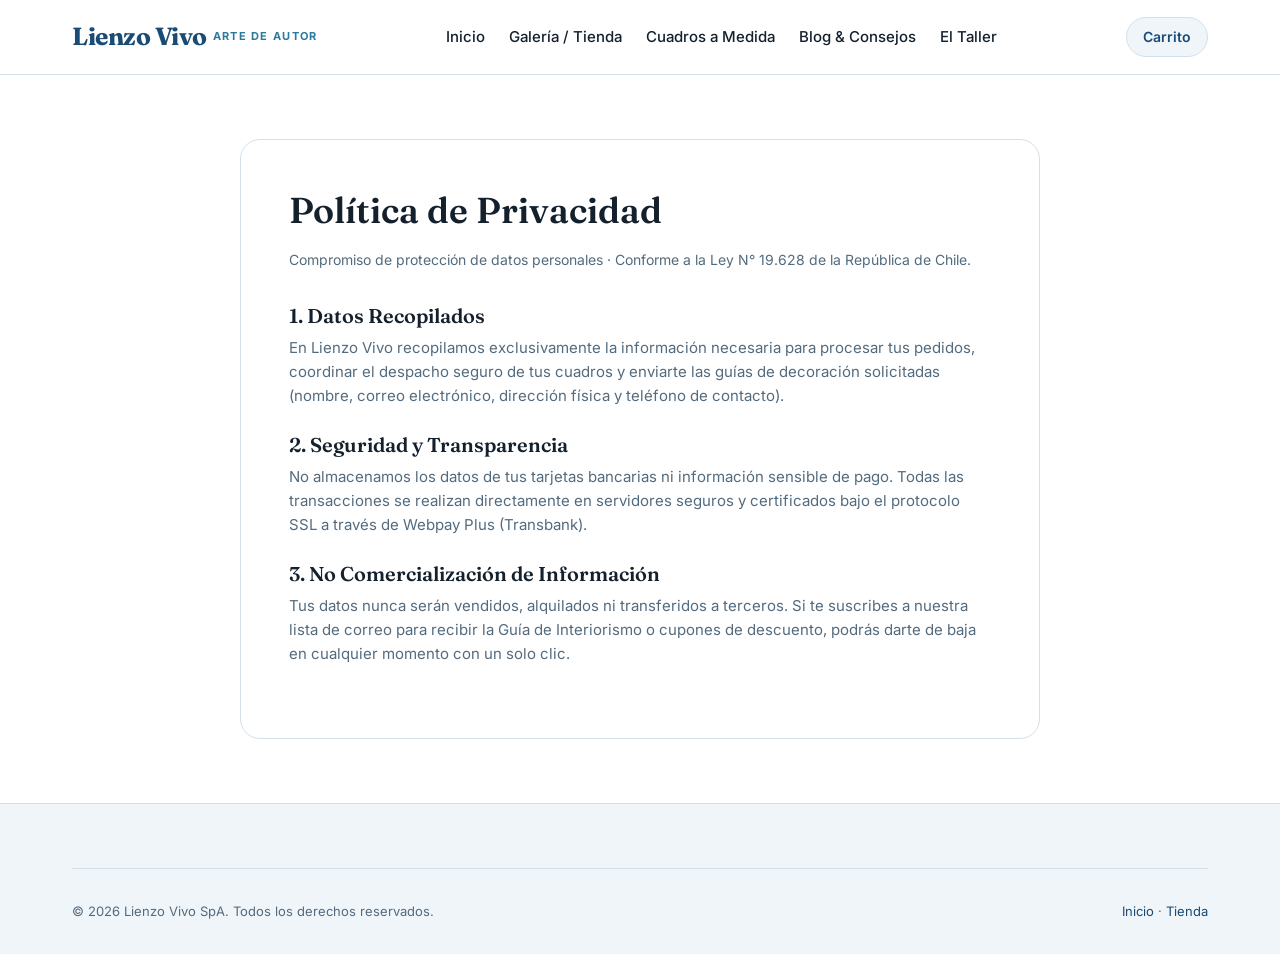
<file: privacidad.html>
<!DOCTYPE html>
<html lang="es">
<head>
  <meta charset="UTF-8">
  <meta name="viewport" content="width=device-width, initial-scale=1.0">
  <title>Política de Privacidad y Tratamiento de Datos | Lienzo Vivo</title>
  <meta name="description" content="Información sobre la recopilación y protección de datos personales en Lienzo Vivo conforme a la Ley N° 19.628 de Protección de la Vida Privada.">
  <link rel="stylesheet" href="css/styles.css">
  <link rel="icon" href="data:image/svg+xml,<svg xmlns='http://www.w3.org/2000/svg' viewBox='0 0 100 100'><text y='.9em' font-size='90'>🎨</text></svg>">
</head>
<body>

  <!-- Navbar Global -->
  <header class="site-header">
    <div class="container">
      <nav class="navbar" aria-label="Navegación principal">
        <a href="index.html" class="brand-logo">
          <span class="brand-logo-text">Lienzo Vivo</span>
          <span class="brand-logo-tag">Arte de Autor</span>
        </a>

        <ul class="nav-menu">
          <li><a href="index.html" class="nav-link">Inicio</a></li>
          <li><a href="tienda.html" class="nav-link">Galería / Tienda</a></li>
          <li><a href="contacto.html" class="nav-link">Cuadros a Medida</a></li>
          <li><a href="blog.html" class="nav-link">Blog & Consejos</a></li>
          <li><a href="nosotros.html" class="nav-link">El Taller</a></li>
        </ul>

        <div class="nav-actions">
          <a href="carrito.html" class="btn-cart-nav">
            <span>Carrito</span>
          </a>
        </div>
      </nav>
    </div>
  </header>

  <main>
    <div class="container section-padding">
      <div style="max-width: 800px; margin: 0 auto; background: white; padding: var(--space-2xl); border-radius: var(--radius-lg); border: 1px solid var(--color-border);">
        <h1 style="font-size: 2.25rem; margin-bottom: var(--space-md);">Política de Privacidad</h1>
        <p style="font-size: 0.875rem; color: var(--color-on-surface-muted); margin-bottom: var(--space-xl);">Compromiso de protección de datos personales · Conforme a la Ley N° 19.628 de la República de Chile.</p>

        <section style="margin-bottom: var(--space-lg);">
          <h2 style="font-size: 1.25rem; margin-bottom: 8px;">1. Datos Recopilados</h2>
          <p style="font-size: 0.9375rem; color: var(--color-on-surface-muted); line-height: 1.6;">
            En Lienzo Vivo recopilamos exclusivamente la información necesaria para procesar tus pedidos, coordinar el despacho seguro de tus cuadros y enviarte las guías de decoración solicitadas (nombre, correo electrónico, dirección física y teléfono de contacto).
          </p>
        </section>

        <section style="margin-bottom: var(--space-lg);">
          <h2 style="font-size: 1.25rem; margin-bottom: 8px;">2. Seguridad y Transparencia</h2>
          <p style="font-size: 0.9375rem; color: var(--color-on-surface-muted); line-height: 1.6;">
            No almacenamos los datos de tus tarjetas bancarias ni información sensible de pago. Todas las transacciones se realizan directamente en servidores seguros y certificados bajo el protocolo SSL a través de Webpay Plus (Transbank).
          </p>
        </section>

        <section style="margin-bottom: var(--space-lg);">
          <h2 style="font-size: 1.25rem; margin-bottom: 8px;">3. No Comercialización de Información</h2>
          <p style="font-size: 0.9375rem; color: var(--color-on-surface-muted); line-height: 1.6;">
            Tus datos nunca serán vendidos, alquilados ni transferidos a terceros. Si te suscribes a nuestra lista de correo para recibir la Guía de Interiorismo o cupones de descuento, podrás darte de baja en cualquier momento con un solo clic.
          </p>
        </section>
      </div>
    </div>
  </main>

  <!-- Footer Global -->
  <footer class="site-footer">
    <div class="container">
      <div class="footer-bottom">
        <div>© 2026 Lienzo Vivo SpA. Todos los derechos reservados.</div>
        <div><a href="index.html">Inicio</a> · <a href="tienda.html">Tienda</a></div>
      </div>
    </div>
  </footer>

</body>
</html>
</file>
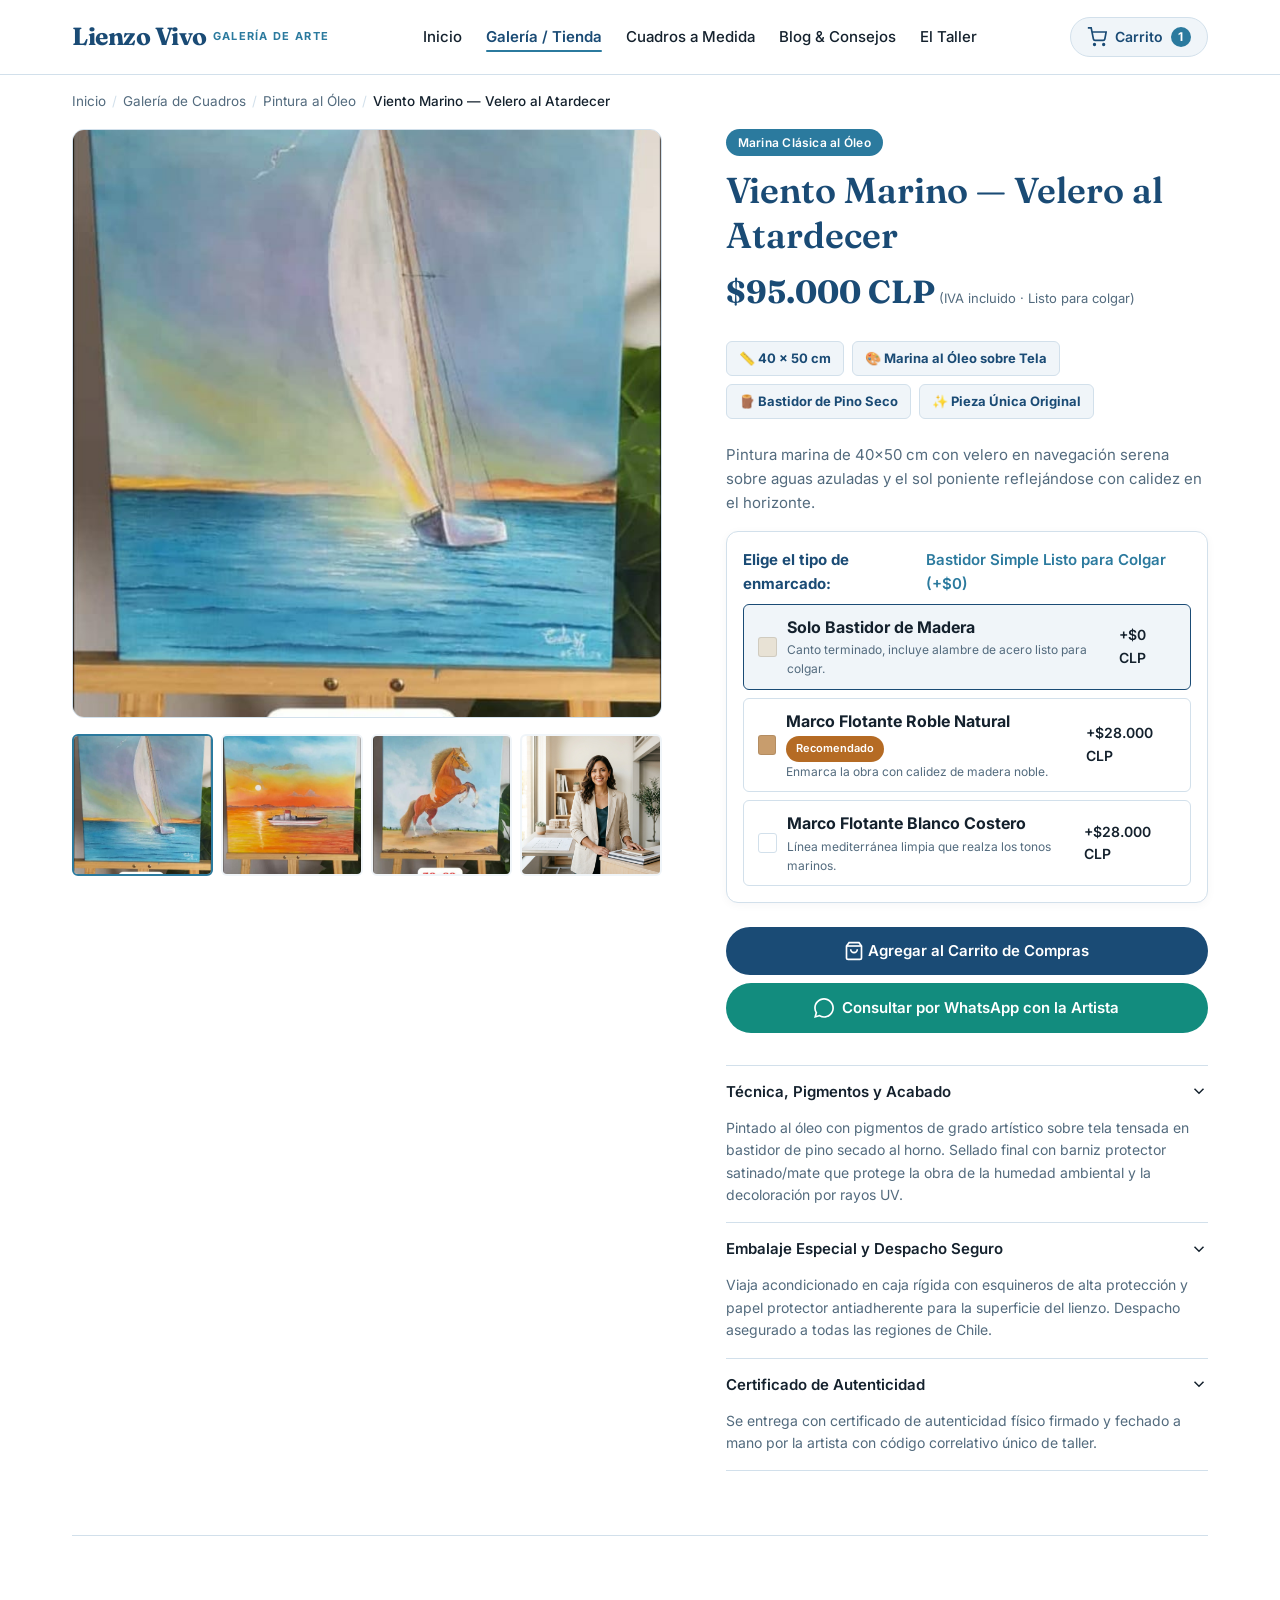
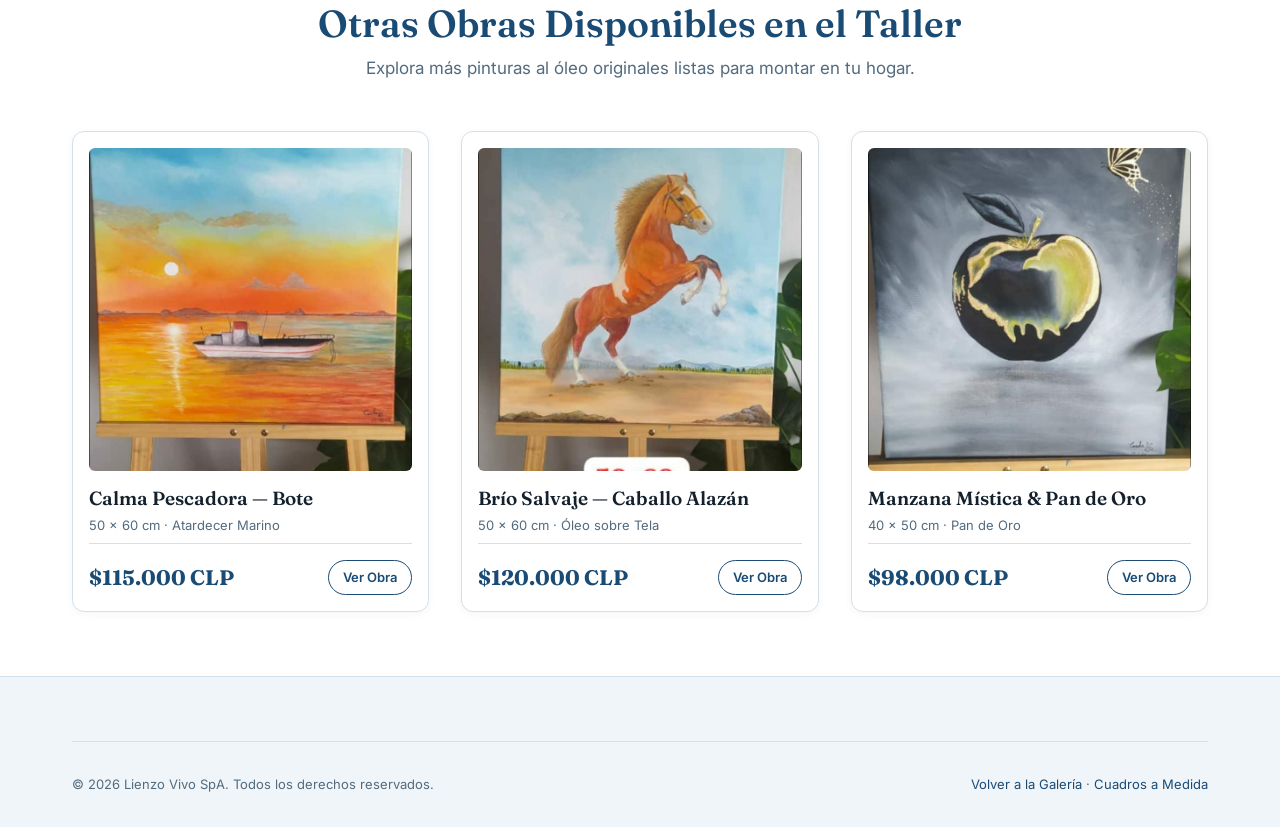
<file: producto.html>
<!DOCTYPE html>
<html lang="es">
<head>
  <meta charset="UTF-8">
  <meta name="viewport" content="width=device-width, initial-scale=1.0">
  <title id="page-title">Ficha de Obra — Pintura Original al Óleo | Lienzo Vivo</title>
  <meta name="description" content="Detalle de obra original pintada a mano al óleo sobre bastidor de madera. Opciones de marco en roble natural. Despacho seguro a todo Chile.">
  <link rel="stylesheet" href="css/styles.css">
  <link rel="icon" href="data:image/svg+xml,<svg xmlns='http://www.w3.org/2000/svg' viewBox='0 0 100 100'><text y='.9em' font-size='90'>🌊</text></svg>">
</head>
<body>

  <!-- Navbar Global -->
  <header class="site-header">
    <div class="container">
      <nav class="navbar" aria-label="Navegación principal">
        <a href="index.html" class="brand-logo" aria-label="Lienzo Vivo - Inicio">
          <span class="brand-logo-text">Lienzo Vivo</span>
          <span class="brand-logo-tag">Galería de Arte</span>
        </a>

        <ul class="nav-menu">
          <li><a href="index.html" class="nav-link">Inicio</a></li>
          <li><a href="tienda.html" class="nav-link active">Galería / Tienda</a></li>
          <li><a href="contacto.html" class="nav-link">Cuadros a Medida</a></li>
          <li><a href="blog.html" class="nav-link">Blog & Consejos</a></li>
          <li><a href="nosotros.html" class="nav-link">El Taller</a></li>
        </ul>

        <div class="nav-actions">
          <a href="carrito.html" class="btn-cart-nav" id="nav-cart-btn">
            <svg width="20" height="20" viewBox="0 0 24 24" fill="none" stroke="currentColor" stroke-width="2">
              <circle cx="9" cy="21" r="1"></circle><circle cx="20" cy="21" r="1"></circle>
              <path d="M1 1h4l2.68 13.39a2 2 0 0 0 2 1.61h9.72a2 2 0 0 0 2-1.61L23 6H6"></path>
            </svg>
            <span>Carrito</span>
            <span class="cart-count" id="cart-counter-badge">1</span>
          </a>

          <button class="mobile-menu-toggle" id="mobile-menu-toggle" aria-label="Abrir menú">
            <svg width="24" height="24" viewBox="0 0 24 24" fill="none" stroke="currentColor" stroke-width="2">
              <line x1="3" y1="12" x2="21" y2="12"></line><line x1="3" y1="6" x2="21" y2="6"></line><line x1="3" y1="18" x2="21" y2="18"></line>
            </svg>
          </button>
        </div>
      </nav>
    </div>

    <!-- Menú móvil -->
    <div class="mobile-nav-drawer" id="mobile-nav-drawer">
      <ul class="mobile-nav-menu">
        <li><a href="index.html" class="nav-link">Inicio</a></li>
        <li><a href="tienda.html" class="nav-link active">Galería de Obras</a></li>
        <li><a href="contacto.html" class="nav-link">Cotizar Cuadro a Medida</a></li>
        <li><a href="blog.html" class="nav-link">Blog de Interiorismo</a></li>
        <li><a href="nosotros.html" class="nav-link">Sobre el Taller</a></li>
      </ul>
    </div>
  </header>

  <main>
    <div class="container">
      <!-- Migas de Pan (Breadcrumbs) -->
      <nav class="breadcrumbs" aria-label="Ruta de navegación">
        <ol>
          <li><a href="index.html">Inicio</a></li>
          <li><a href="tienda.html">Galería de Cuadros</a></li>
          <li id="breadcrumb-category">Pintura al Óleo</li>
          <li aria-current="page" id="breadcrumb-title">Obra Original</li>
        </ol>
      </nav>

      <!-- Layout de Detalle de Producto -->
      <div class="product-detail-layout">
        <!-- Galería de Fotos e Interacción -->
        <div class="product-gallery-container">
          <div class="product-main-view">
            <img id="main-product-img" src="img/velero-marino.jpg" alt="Cuadro en alta resolución sobre caballete de madera">
          </div>

          <!-- Miniaturas intercambiables -->
          <div class="gallery-thumbnails-row" id="thumbnails-row">
            <button class="thumb-btn active" onclick="switchMainImage('img/velero-marino.jpg', this)">
              <img src="img/velero-marino.jpg" alt="Obra en caballete">
            </button>
            <button class="thumb-btn" onclick="switchMainImage('img/bote-atardecer.jpg', this)">
              <img src="img/bote-atardecer.jpg" alt="Marina en atardecer">
            </button>
            <button class="thumb-btn" onclick="switchMainImage('img/caballo-alazan.jpg', this)">
              <img src="img/caballo-alazan.jpg" alt="Caballo alazán">
            </button>
            <button class="thumb-btn" onclick="switchMainImage('img/sofia.png', this)">
              <img src="img/sofia.png" alt="Proceso en taller">
            </button>
          </div>
        </div>

        <!-- Panel de Información y Configuración -->
        <div class="product-info-panel">
          <div class="product-info-header">
            <span class="badge-technique" id="product-badge" style="margin-bottom: 8px;">Marina Original al Óleo</span>
            <h1 id="product-title">Viento Marino — Velero al Atardecer</h1>
            <div class="product-price-large">
              <span id="display-price">$95.000 CLP</span>
              <span class="product-price-tax">(IVA incluido · Listo para colgar)</span>
            </div>
          </div>

          <!-- Píldoras de Especificaciones Rápidas -->
          <div class="product-specs-pills">
            <div class="spec-pill" id="spec-dimensions">📏 <strong>40 x 50 cm</strong></div>
            <div class="spec-pill" id="spec-medium">🎨 <strong>Marina al Óleo sobre Tela</strong></div>
            <div class="spec-pill">🪵 <strong>Bastidor de Pino Seco</strong></div>
            <div class="spec-pill">✨ <strong>Pieza Única Original</strong></div>
          </div>

          <p id="product-description" style="color: var(--color-on-surface-muted); font-size: 0.9375rem; margin-bottom: var(--space-md); line-height: 1.6;">
            Pintura marina de 40x50 cm con velero en navegación serena sobre aguas azuladas y el sol poniente reflejándose con calidez en el horizonte.
          </p>

          <!-- Selector de Enmarcado -->
          <div class="frame-selector-box">
            <div class="frame-selector-title">
              <span style="color: var(--color-primary);">Elige el tipo de enmarcado:</span>
              <span id="selected-frame-label" style="color: var(--color-secondary); font-weight: 600;">Bastidor Simple Listo para Colgar (+$0)</span>
            </div>

            <div class="frame-options-grid">
              <div class="frame-option-card selected" onclick="selectFrame(0, 'Solo Bastidor de Madera Listo para Colgar (+$0)', this)">
                <div class="frame-option-left">
                  <div class="frame-swatch-box" style="background-color: #E8E2D5;"></div>
                  <div>
                    <strong>Solo Bastidor de Madera</strong>
                    <div style="font-size: 0.75rem; color: var(--color-on-surface-muted);">Canto terminado, incluye alambre de acero listo para colgar.</div>
                  </div>
                </div>
                <div style="font-weight: 600; font-size: 0.875rem;">+$0 CLP</div>
              </div>

              <div class="frame-option-card" onclick="selectFrame(28000, 'Marco Flotante Roble Natural (+ $28.000 CLP)', this)">
                <div class="frame-option-left">
                  <div class="frame-swatch-box" style="background-color: #C89D6D;"></div>
                  <div>
                    <strong>Marco Flotante Roble Natural</strong> <span class="tag-offer" style="font-size: 0.6875rem;">Recomendado</span>
                    <div style="font-size: 0.75rem; color: var(--color-on-surface-muted);">Enmarca la obra con calidez de madera noble.</div>
                  </div>
                </div>
                <div style="font-weight: 600; font-size: 0.875rem;">+$28.000 CLP</div>
              </div>

              <div class="frame-option-card" onclick="selectFrame(28000, 'Marco Flotante Blanco Costero (+ $28.000 CLP)', this)">
                <div class="frame-option-left">
                  <div class="frame-swatch-box" style="background-color: #FFFFFF; border: 1px solid var(--color-border);"></div>
                  <div>
                    <strong>Marco Flotante Blanco Costero</strong>
                    <div style="font-size: 0.75rem; color: var(--color-on-surface-muted);">Línea mediterránea limpia que realza los tonos marinos.</div>
                  </div>
                </div>
                <div style="font-weight: 600; font-size: 0.875rem;">+$28.000 CLP</div>
              </div>
            </div>
          </div>

          <!-- Botones de Acción de Compra -->
          <div class="product-actions-box">
            <button class="btn-primary btn-block" id="add-to-cart-btn" onclick="addToCart()">
              <svg width="20" height="20" viewBox="0 0 24 24" fill="none" stroke="currentColor" stroke-width="2"><path d="M6 2L3 6v14a2 2 0 0 0 2 2h14a2 2 0 0 0 2-2V6l-3-4z"></path><line x1="3" y1="6" x2="21" y2="6"></line><path d="M16 10a4 4 0 0 1-8 0"></path></svg>
              Agregar al Carrito de Compras
            </button>

            <a id="whatsapp-btn-link" href="https://wa.me/56987654321?text=Hola,%20tengo%20dudas%20sobre%20la%20obra%20Viento%20Marino%20(40x50cm)" target="_blank" rel="noopener" class="btn-whatsapp btn-block">
              <svg width="20" height="20" viewBox="0 0 24 24" fill="currentColor"><path d="M.057 24l1.687-6.163c-1.041-1.804-1.588-3.849-1.587-5.946.003-6.556 5.338-11.891 11.893-11.891 3.181.001 6.167 1.24 8.413 3.488 2.245 2.248 3.481 5.236 3.48 8.414-.003 6.557-5.338 11.892-11.893 11.892-1.99-.001-3.951-.5-5.688-1.448l-6.305 1.654zm6.597-3.807c1.676.995 3.276 1.591 5.392 1.592 5.448 0 9.886-4.434 9.889-9.885.002-5.462-4.415-9.89-9.881-9.892-5.452 0-9.887 4.434-9.889 9.884-.001 2.225.651 3.891 1.746 5.634l-.999 3.648 3.742-.981z"/></svg>
              Consultar por WhatsApp con la Artista
            </a>
          </div>

          <!-- Acordeón Desplegable de Detalles Técnicos -->
          <div class="accordion-wrapper">
            <div class="accordion-item">
              <button class="accordion-header" onclick="toggleAccordion(this)">
                <span>Técnica, Pigmentos y Acabado</span>
                <svg width="18" height="18" viewBox="0 0 24 24" fill="none" stroke="currentColor" stroke-width="2"><polyline points="6 9 12 15 18 9"></polyline></svg>
              </button>
              <div class="accordion-body">
                Pintado al óleo con pigmentos de grado artístico sobre tela tensada en bastidor de pino secado al horno. Sellado final con barniz protector satinado/mate que protege la obra de la humedad ambiental y la decoloración por rayos UV.
              </div>
            </div>

            <div class="accordion-item">
              <button class="accordion-header" onclick="toggleAccordion(this)">
                <span>Embalaje Especial y Despacho Seguro</span>
                <svg width="18" height="18" viewBox="0 0 24 24" fill="none" stroke="currentColor" stroke-width="2"><polyline points="6 9 12 15 18 9"></polyline></svg>
              </button>
              <div class="accordion-body">
                Viaja acondicionado en caja rígida con esquineros de alta protección y papel protector antiadherente para la superficie del lienzo. Despacho asegurado a todas las regiones de Chile.
              </div>
            </div>

            <div class="accordion-item">
              <button class="accordion-header" onclick="toggleAccordion(this)">
                <span>Certificado de Autenticidad</span>
                <svg width="18" height="18" viewBox="0 0 24 24" fill="none" stroke="currentColor" stroke-width="2"><polyline points="6 9 12 15 18 9"></polyline></svg>
              </button>
              <div class="accordion-body">
                Se entrega con certificado de autenticidad físico firmado y fechado a mano por la artista con código correlativo único de taller.
              </div>
            </div>
          </div>

        </div>
      </div>

      <!-- Obras Relacionadas -->
      <section class="section-padding" style="border-top: 1px solid var(--color-border);">
        <div class="section-header">
          <h2>Otras Obras Disponibles en el Taller</h2>
          <p>Explora más pinturas al óleo originales listas para montar en tu hogar.</p>
        </div>

        <div class="artworks-grid">
          <article class="card-product">
            <div class="card-media">
              <img src="img/bote-atardecer.jpg" alt="Bote en Atardecer" width="400" height="400">
            </div>
            <div class="card-content">
              <h3 class="card-product-title"><a href="producto.html?obra=bote">Calma Pescadora — Bote</a></h3>
              <div class="card-product-dimensions">50 x 60 cm · Atardecer Marino</div>
              <div class="card-product-footer">
                <div class="card-product-price">$115.000 CLP</div>
                <a href="producto.html?obra=bote" class="btn-secondary" style="padding: 6px 14px; font-size: 0.8125rem;">Ver Obra</a>
              </div>
            </div>
          </article>

          <article class="card-product">
            <div class="card-media">
              <img src="img/caballo-alazan.jpg" alt="Caballo Alazán" width="400" height="400">
            </div>
            <div class="card-content">
              <h3 class="card-product-title"><a href="producto.html?obra=caballo">Brío Salvaje — Caballo Alazán</a></h3>
              <div class="card-product-dimensions">50 x 60 cm · Óleo sobre Tela</div>
              <div class="card-product-footer">
                <div class="card-product-price">$120.000 CLP</div>
                <a href="producto.html?obra=caballo" class="btn-secondary" style="padding: 6px 14px; font-size: 0.8125rem;">Ver Obra</a>
              </div>
            </div>
          </article>

          <article class="card-product">
            <div class="card-media">
              <img src="img/manzana-dorada.jpg" alt="Manzana Mística" width="400" height="400">
            </div>
            <div class="card-content">
              <h3 class="card-product-title"><a href="producto.html?obra=manzana">Manzana Mística & Pan de Oro</a></h3>
              <div class="card-product-dimensions">40 x 50 cm · Pan de Oro</div>
              <div class="card-product-footer">
                <div class="card-product-price">$98.000 CLP</div>
                <a href="producto.html?obra=manzana" class="btn-secondary" style="padding: 6px 14px; font-size: 0.8125rem;">Ver Obra</a>
              </div>
            </div>
          </article>
        </div>
      </section>
    </div>
  </main>

  <!-- Footer Global -->
  <footer class="site-footer">
    <div class="container">
      <div class="footer-bottom">
        <div>© 2026 Lienzo Vivo SpA. Todos los derechos reservados.</div>
        <div><a href="tienda.html">Volver a la Galería</a> · <a href="contacto.html">Cuadros a Medida</a></div>
      </div>
    </div>
  </footer>

  <!-- Toast Notification -->
  <div class="toast-notification" id="toast-notification">
    <svg width="18" height="18" viewBox="0 0 24 24" fill="none" stroke="#FFFFFF" stroke-width="3"><polyline points="20 6 9 17 4 12"/></svg>
    <span id="toast-message">Obra agregada al carrito</span>
  </div>

  <script>
    // Catálogo de 5 obras reales
    const artworksData = {
      velero: {
        title: 'Viento Marino — Velero al Atardecer',
        price: 95000,
        dimensions: '40 x 50 cm',
        medium: 'Marina al Óleo sobre Tela',
        image: 'img/velero-marino.jpg',
        badge: 'Marina Clásica al Óleo',
        description: 'Pintura marina de 40x50 cm con velero en navegación serena sobre aguas azuladas y el sol poniente reflejándose con calidez en el horizonte.'
      },
      bote: {
        title: 'Calma Pescadora — Atardecer Dorado',
        price: 115000,
        dimensions: '50 x 60 cm',
        medium: 'Óleo & Veladuras Cálidas',
        image: 'img/bote-atardecer.jpg',
        badge: 'Atardecer Marino & Reflejos',
        description: 'Bote pesquero en aguas tranquilas bajo una intensa puesta de sol con cielo degradado en tonos naranjas, amarillos y dorados (50x60 cm).'
      },
      caballo: {
        title: 'Brío Salvaje — Caballo Alazán',
        price: 120000,
        dimensions: '50 x 60 cm',
        medium: 'Óleo sobre Tela',
        image: 'img/caballo-alazan.jpg',
        badge: 'Fuerza & Expresión en Movimiento',
        description: 'Pintura al óleo original sobre bastidor de madera de 50x60 cm. Captura la fuerza, dinamismo y nobleza del caballo alazán en dos patas bajo un cielo abierto.'
      },
      manzana: {
        title: 'Manzana Mística & Mariposa Dorada',
        price: 98000,
        dimensions: '40 x 50 cm',
        medium: 'Técnica Mixta & Pan de Oro',
        image: 'img/manzana-dorada.jpg',
        badge: 'Pan de Oro & Óleo',
        description: 'Obra conceptual de 40x50 cm con manzana oscura, interior luminoso esculpido en tonos cálidos y una mariposa dorada que emerge en vuelo.'
      },
      callejon: {
        title: 'Rincón Rústico — Callejón de Piedra',
        price: 92000,
        dimensions: '40 x 50 cm',
        medium: 'Óleo sobre Bastidor',
        image: 'img/callejon-rustico.jpg',
        badge: 'Paisaje Arquitectónico Rústico',
        description: 'Callejón empedrado de inspiración mediterránea y colonial con escalinatas de piedra, vegetación y muros rústicos en perspectiva (40x50 cm).'
      }
    };

    let currentArtworkKey = 'velero';
    let basePrice = 95000;
    let selectedFramePrice = 0;
    let selectedFrameName = 'Solo Bastidor de Madera Listo para Colgar';

    function loadArtworkFromUrl() {
      const urlParams = new URLSearchParams(window.location.search);
      const obraParam = urlParams.get('obra') || 'velero';
      
      if (artworksData[obraParam]) {
        currentArtworkKey = obraParam;
        const data = artworksData[obraParam];
        
        basePrice = data.price;
        document.getElementById('product-title').textContent = data.title;
        document.getElementById('page-title').textContent = data.title + ' | Lienzo Vivo';
        document.getElementById('breadcrumb-title').textContent = data.title;
        document.getElementById('product-badge').textContent = data.badge;
        document.getElementById('product-description').textContent = data.description;
        document.getElementById('spec-dimensions').innerHTML = '📏 <strong>' + data.dimensions + '</strong>';
        document.getElementById('spec-medium').innerHTML = '🎨 <strong>' + data.medium + '</strong>';
        document.getElementById('main-product-img').src = data.image;
        document.getElementById('display-price').textContent = '$' + data.price.toLocaleString('es-CL') + ' CLP';
        
        // WhatsApp button
        document.getElementById('whatsapp-btn-link').href = 'https://wa.me/56987654321?text=Hola,%20tengo%20dudas%20sobre%20la%20obra%20' + encodeURIComponent(data.title) + '%20(' + encodeURIComponent(data.dimensions) + ')';
        
        // Update first thumbnail
        const firstThumbImg = document.querySelector('#thumbnails-row .thumb-btn img');
        if (firstThumbImg) firstThumbImg.src = data.image;
      }
    }

    function switchMainImage(src, btn) {
      document.getElementById('main-product-img').src = src;
      document.querySelectorAll('.thumb-btn').forEach(b => b.classList.remove('active'));
      btn.classList.add('active');
    }

    function selectFrame(extraPrice, frameText, card) {
      selectedFramePrice = extraPrice;
      selectedFrameName = frameText;
      
      document.querySelectorAll('.frame-option-card').forEach(c => c.classList.remove('selected'));
      card.classList.add('selected');
      
      document.getElementById('selected-frame-label').textContent = frameText;
      const totalPrice = basePrice + selectedFramePrice;
      document.getElementById('display-price').textContent = '$' + totalPrice.toLocaleString('es-CL') + ' CLP';
    }

    function toggleAccordion(btn) {
      const body = btn.nextElementSibling;
      const isOpen = body.style.display === 'block';
      document.querySelectorAll('.accordion-body').forEach(b => b.style.display = 'none');
      if (!isOpen) body.style.display = 'block';
    }

    function addToCart() {
      const current = artworksData[currentArtworkKey];
      const item = {
        id: currentArtworkKey,
        title: current.title,
        dimensions: current.dimensions,
        frame: selectedFrameName,
        unitPrice: basePrice + selectedFramePrice,
        quantity: 1,
        image: current.image
      };

      let cart = [];
      try {
        const saved = localStorage.getItem('lienzo_vivo_cart');
        if (saved) cart = JSON.parse(saved);
      } catch (e) {}

      const existingIdx = cart.findIndex(i => i.id === item.id);
      if (existingIdx >= 0) {
        cart[existingIdx] = item;
      } else {
        cart.push(item);
      }

      localStorage.setItem('lienzo_vivo_cart', JSON.stringify(cart));
      document.getElementById('cart-counter-badge').textContent = cart.length;

      showToast('¡"' + current.title + '" agregada al carrito con éxito!');
    }

    function showToast(message) {
      const toast = document.getElementById('toast-notification');
      const toastMsg = document.getElementById('toast-message');
      if (toast && toastMsg) {
        toastMsg.textContent = message;
        toast.classList.add('show');
        setTimeout(() => toast.classList.remove('show'), 3500);
      }
    }

    document.addEventListener('DOMContentLoaded', () => {
      loadArtworkFromUrl();
      const saved = localStorage.getItem('lienzo_vivo_cart');
      if (saved) {
        try {
          const items = JSON.parse(saved);
          document.getElementById('cart-counter-badge').textContent = items.length;
        } catch (e) {}
      }
    });
  </script>
</body>
</html>
</file>
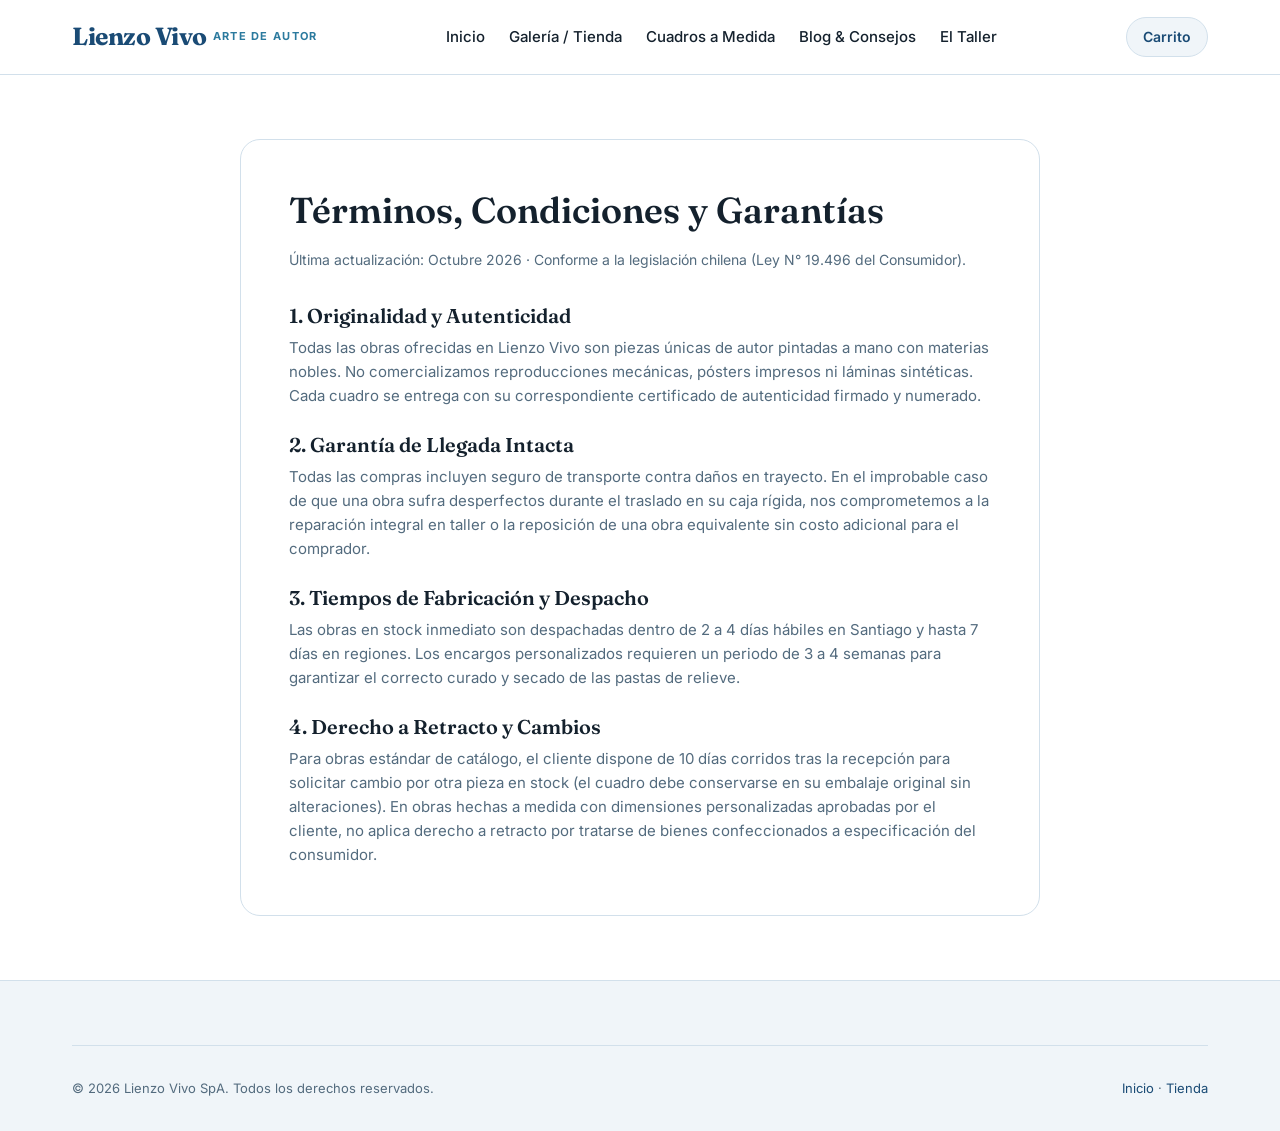
<file: terminos.html>
<!DOCTYPE html>
<html lang="es">
<head>
  <meta charset="UTF-8">
  <meta name="viewport" content="width=device-width, initial-scale=1.0">
  <title>Términos, Condiciones y Garantías | Lienzo Vivo</title>
  <meta name="description" content="Términos y condiciones de compra, garantía de entrega protegida y políticas de cambios de Lienzo Vivo.">
  <link rel="stylesheet" href="css/styles.css">
  <link rel="icon" href="data:image/svg+xml,<svg xmlns='http://www.w3.org/2000/svg' viewBox='0 0 100 100'><text y='.9em' font-size='90'>🎨</text></svg>">
</head>
<body>

  <!-- Navbar Global -->
  <header class="site-header">
    <div class="container">
      <nav class="navbar" aria-label="Navegación principal">
        <a href="index.html" class="brand-logo">
          <span class="brand-logo-text">Lienzo Vivo</span>
          <span class="brand-logo-tag">Arte de Autor</span>
        </a>

        <ul class="nav-menu">
          <li><a href="index.html" class="nav-link">Inicio</a></li>
          <li><a href="tienda.html" class="nav-link">Galería / Tienda</a></li>
          <li><a href="contacto.html" class="nav-link">Cuadros a Medida</a></li>
          <li><a href="blog.html" class="nav-link">Blog & Consejos</a></li>
          <li><a href="nosotros.html" class="nav-link">El Taller</a></li>
        </ul>

        <div class="nav-actions">
          <a href="carrito.html" class="btn-cart-nav">
            <span>Carrito</span>
          </a>
        </div>
      </nav>
    </div>
  </header>

  <main>
    <div class="container section-padding">
      <div style="max-width: 800px; margin: 0 auto; background: white; padding: var(--space-2xl); border-radius: var(--radius-lg); border: 1px solid var(--color-border);">
        <h1 style="font-size: 2.25rem; margin-bottom: var(--space-md);">Términos, Condiciones y Garantías</h1>
        <p style="font-size: 0.875rem; color: var(--color-on-surface-muted); margin-bottom: var(--space-xl);">Última actualización: Octubre 2026 · Conforme a la legislación chilena (Ley N° 19.496 del Consumidor).</p>

        <section style="margin-bottom: var(--space-lg);">
          <h2 style="font-size: 1.25rem; margin-bottom: 8px;">1. Originalidad y Autenticidad</h2>
          <p style="font-size: 0.9375rem; color: var(--color-on-surface-muted); line-height: 1.6;">
            Todas las obras ofrecidas en Lienzo Vivo son piezas únicas de autor pintadas a mano con materias nobles. No comercializamos reproducciones mecánicas, pósters impresos ni láminas sintéticas. Cada cuadro se entrega con su correspondiente certificado de autenticidad firmado y numerado.
          </p>
        </section>

        <section style="margin-bottom: var(--space-lg);">
          <h2 style="font-size: 1.25rem; margin-bottom: 8px;">2. Garantía de Llegada Intacta</h2>
          <p style="font-size: 0.9375rem; color: var(--color-on-surface-muted); line-height: 1.6;">
            Todas las compras incluyen seguro de transporte contra daños en trayecto. En el improbable caso de que una obra sufra desperfectos durante el traslado en su caja rígida, nos comprometemos a la reparación integral en taller o la reposición de una obra equivalente sin costo adicional para el comprador.
          </p>
        </section>

        <section style="margin-bottom: var(--space-lg);">
          <h2 style="font-size: 1.25rem; margin-bottom: 8px;">3. Tiempos de Fabricación y Despacho</h2>
          <p style="font-size: 0.9375rem; color: var(--color-on-surface-muted); line-height: 1.6;">
            Las obras en stock inmediato son despachadas dentro de 2 a 4 días hábiles en Santiago y hasta 7 días en regiones. Los encargos personalizados requieren un periodo de 3 a 4 semanas para garantizar el correcto curado y secado de las pastas de relieve.
          </p>
        </section>

        <section>
          <h2 style="font-size: 1.25rem; margin-bottom: 8px;">4. Derecho a Retracto y Cambios</h2>
          <p style="font-size: 0.9375rem; color: var(--color-on-surface-muted); line-height: 1.6;">
            Para obras estándar de catálogo, el cliente dispone de 10 días corridos tras la recepción para solicitar cambio por otra pieza en stock (el cuadro debe conservarse en su embalaje original sin alteraciones). En obras hechas a medida con dimensiones personalizadas aprobadas por el cliente, no aplica derecho a retracto por tratarse de bienes confeccionados a especificación del consumidor.
          </p>
        </section>
      </div>
    </div>
  </main>

  <!-- Footer Global -->
  <footer class="site-footer">
    <div class="container">
      <div class="footer-bottom">
        <div>© 2026 Lienzo Vivo SpA. Todos los derechos reservados.</div>
        <div><a href="index.html">Inicio</a> · <a href="tienda.html">Tienda</a></div>
      </div>
    </div>
  </footer>

</body>
</html>
</file>
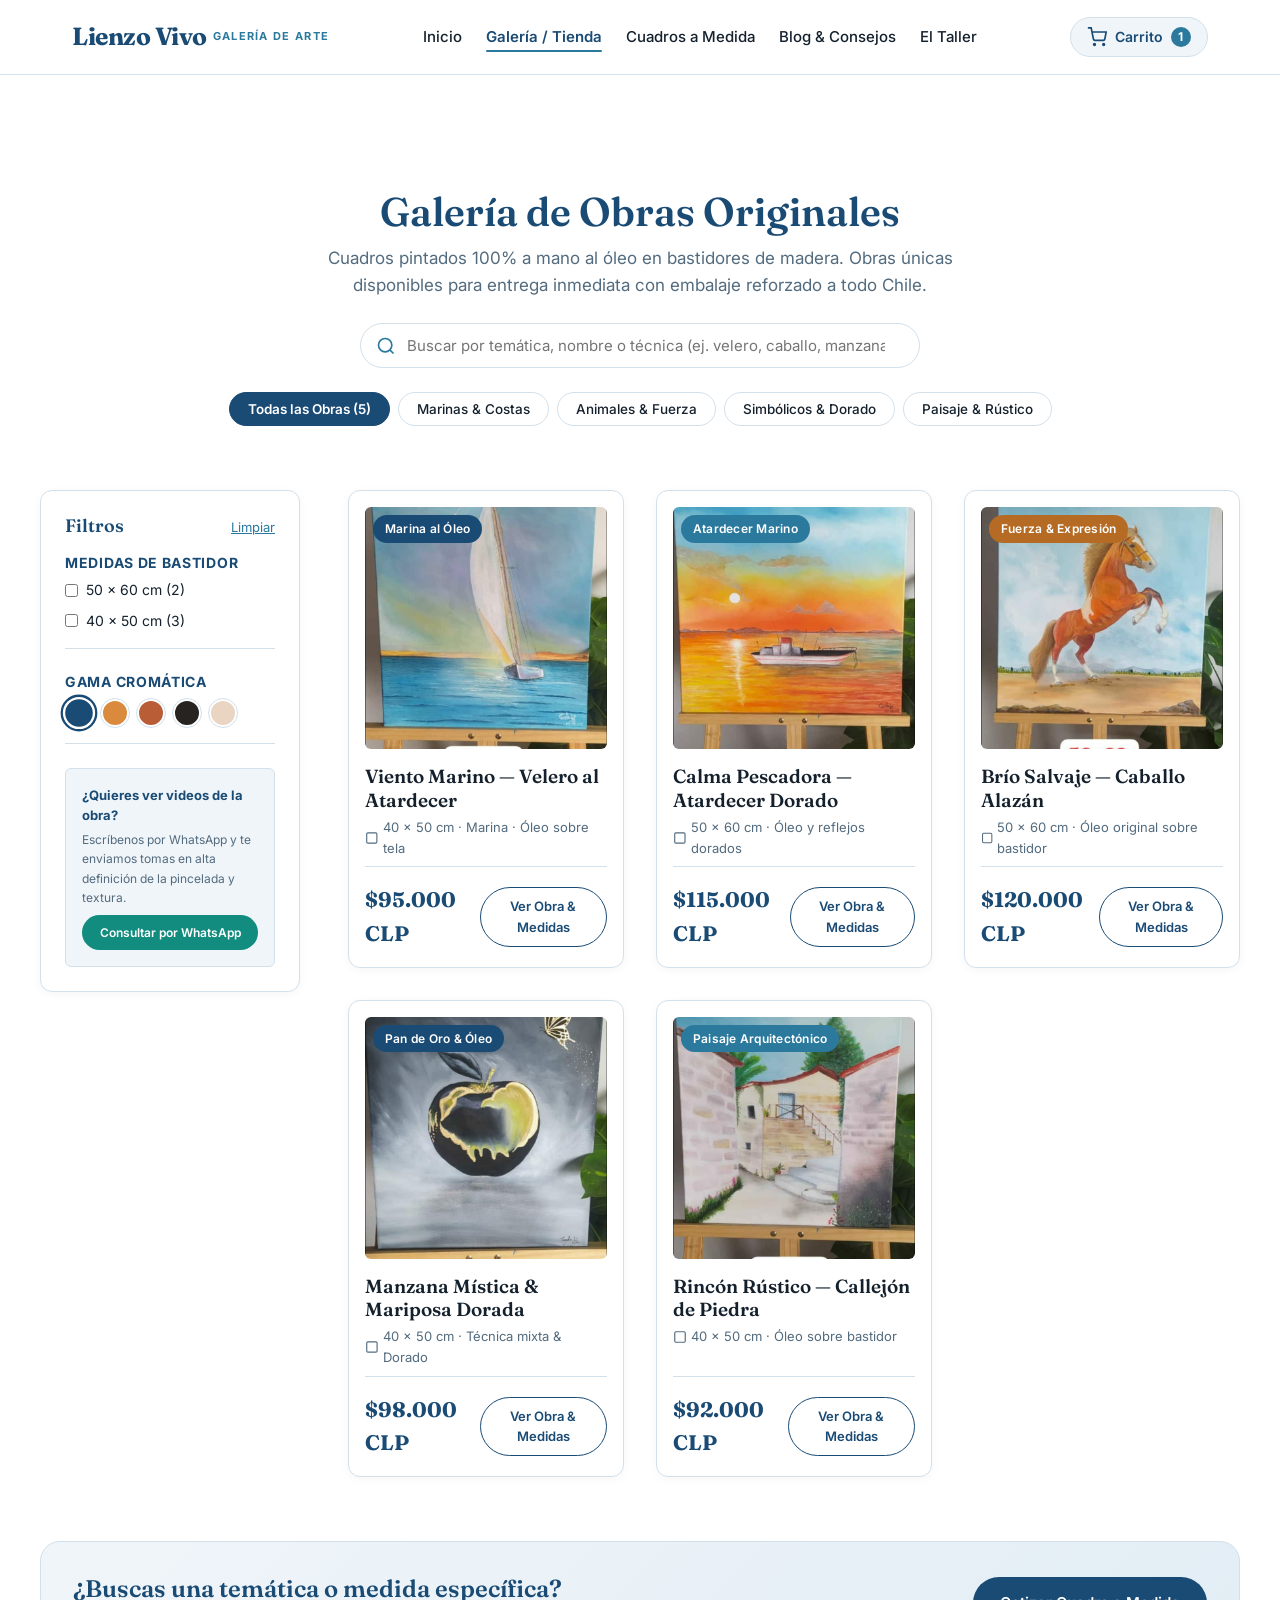
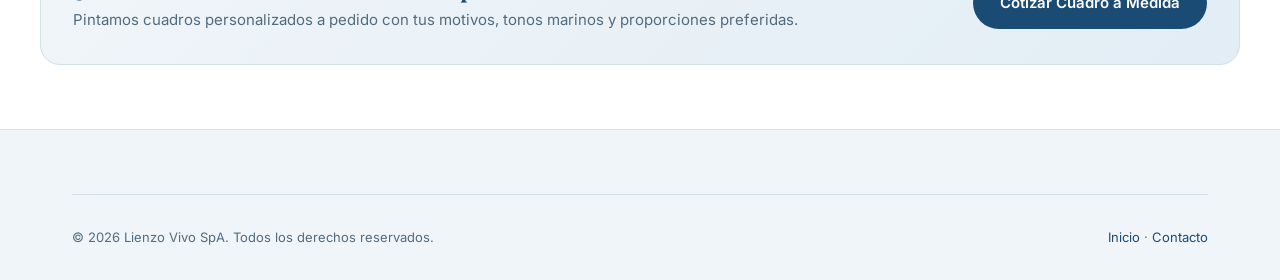
<file: tienda.html>
<!DOCTYPE html>
<html lang="es">
<head>
  <meta charset="UTF-8">
  <meta name="viewport" content="width=device-width, initial-scale=1.0">
  <title>Galería de Obras Originales — Tienda de Cuadros | Lienzo Vivo</title>
  <meta name="description" content="Explora nuestra colección de cuadros al óleo pintados a mano en caballete. Filtra por temática, medidas y colores para encontrar la obra perfecta.">
  <link rel="stylesheet" href="css/styles.css">
  <link rel="icon" href="data:image/svg+xml,<svg xmlns='http://www.w3.org/2000/svg' viewBox='0 0 100 100'><text y='.9em' font-size='90'>🌊</text></svg>">
</head>
<body>

  <!-- Navbar Global -->
  <header class="site-header">
    <div class="container">
      <nav class="navbar" aria-label="Navegación principal">
        <a href="index.html" class="brand-logo" aria-label="Lienzo Vivo - Inicio">
          <span class="brand-logo-text">Lienzo Vivo</span>
          <span class="brand-logo-tag">Galería de Arte</span>
        </a>

        <ul class="nav-menu">
          <li><a href="index.html" class="nav-link">Inicio</a></li>
          <li><a href="tienda.html" class="nav-link active">Galería / Tienda</a></li>
          <li><a href="contacto.html" class="nav-link">Cuadros a Medida</a></li>
          <li><a href="blog.html" class="nav-link">Blog & Consejos</a></li>
          <li><a href="nosotros.html" class="nav-link">El Taller</a></li>
        </ul>

        <div class="nav-actions">
          <a href="carrito.html" class="btn-cart-nav" id="nav-cart-btn">
            <svg width="20" height="20" viewBox="0 0 24 24" fill="none" stroke="currentColor" stroke-width="2">
              <circle cx="9" cy="21" r="1"></circle><circle cx="20" cy="21" r="1"></circle>
              <path d="M1 1h4l2.68 13.39a2 2 0 0 0 2 1.61h9.72a2 2 0 0 0 2-1.61L23 6H6"></path>
            </svg>
            <span>Carrito</span>
            <span class="cart-count" id="cart-counter-badge">1</span>
          </a>

          <button class="mobile-menu-toggle" id="mobile-menu-toggle" aria-label="Abrir menú">
            <svg width="24" height="24" viewBox="0 0 24 24" fill="none" stroke="currentColor" stroke-width="2">
              <line x1="3" y1="12" x2="21" y2="12"></line><line x1="3" y1="6" x2="21" y2="6"></line><line x1="3" y1="18" x2="21" y2="18"></line>
            </svg>
          </button>
        </div>
      </nav>
    </div>

    <!-- Menú móvil desplegable -->
    <div class="mobile-nav-drawer" id="mobile-nav-drawer">
      <ul class="mobile-nav-menu">
        <li><a href="index.html" class="nav-link">Inicio</a></li>
        <li><a href="tienda.html" class="nav-link active">Galería de Obras</a></li>
        <li><a href="contacto.html" class="nav-link">Cotizar Cuadro a Medida</a></li>
        <li><a href="blog.html" class="nav-link">Blog de Interiorismo</a></li>
        <li><a href="nosotros.html" class="nav-link">Sobre el Taller</a></li>
      </ul>
    </div>
  </header>

  <main>
    <div class="container section-padding">
      <!-- Cabecera de Tienda -->
      <div class="store-header">
        <h1>Galería de Obras Originales</h1>
        <p>Cuadros pintados 100% a mano al óleo en bastidores de madera. Obras únicas disponibles para entrega inmediata con embalaje reforzado a todo Chile.</p>
        
        <!-- Buscador integrado -->
        <div class="store-search-bar">
          <svg class="store-search-icon" width="20" height="20" viewBox="0 0 24 24" fill="none" stroke="currentColor" stroke-width="2"><circle cx="11" cy="11" r="8"></circle><line x1="21" y1="21" x2="16.65" y2="16.65"></line></svg>
          <input type="search" class="store-search-input" id="store-search-input" placeholder="Buscar por temática, nombre o técnica (ej. velero, caballo, manzana, atardecer)..." oninput="filterArtworks()">
        </div>

        <!-- Barra superior de categorías en chips -->
        <div class="categories-chips-scroll" role="tablist">
          <button class="filter-chip active" data-category="all" onclick="selectCategoryChip(this, 'all')">Todas las Obras (5)</button>
          <button class="filter-chip" data-category="marina" onclick="selectCategoryChip(this, 'marina')">Marinas & Costas</button>
          <button class="filter-chip" data-category="animales" onclick="selectCategoryChip(this, 'animales')">Animales & Fuerza</button>
          <button class="filter-chip" data-category="simbolico" onclick="selectCategoryChip(this, 'simbolico')">Simbólicos & Dorado</button>
          <button class="filter-chip" data-category="arquitectura" onclick="selectCategoryChip(this, 'arquitectura')">Paisaje & Rústico</button>
        </div>
      </div>

      <!-- Layout de Tienda: Sidebar + Catálogo -->
      <div class="store-layout">
        <!-- Sidebar de Filtros -->
        <aside class="store-sidebar">
          <div style="display: flex; justify-content: space-between; align-items: center; margin-bottom: var(--space-md);">
            <h3 style="font-size: 1.125rem; color: var(--color-primary);">Filtros</h3>
            <button onclick="resetFilters()" style="background: none; border: none; font-size: 0.8125rem; color: var(--color-secondary); cursor: pointer; text-decoration: underline;">Limpiar</button>
          </div>

          <!-- Filtro por Medidas -->
          <div class="filter-group">
            <h4 class="filter-group-title">Medidas de Bastidor</h4>
            <ul class="filter-options-list">
              <li>
                <label class="filter-checkbox-label">
                  <input type="checkbox" name="size" value="50x60" onchange="filterArtworks()"> 50 x 60 cm (2)
                </label>
              </li>
              <li>
                <label class="filter-checkbox-label">
                  <input type="checkbox" name="size" value="40x50" onchange="filterArtworks()"> 40 x 50 cm (3)
                </label>
              </li>
            </ul>
          </div>

          <!-- Filtro por Paleta de Color -->
          <div class="filter-group">
            <h4 class="filter-group-title">Gama Cromática</h4>
            <div class="filter-swatches">
              <button class="color-swatch-btn active" style="background-color: #1A4B75;" title="Azul Marino / Océano" data-color="azul" onclick="toggleColorFilter(this, 'azul')"></button>
              <button class="color-swatch-btn" style="background-color: #D98A3C;" title="Dorado / Atardecer" data-color="dorado" onclick="toggleColorFilter(this, 'dorado')"></button>
              <button class="color-swatch-btn" style="background-color: #B85D36;" title="Cálido / Alazán" data-color="calido" onclick="toggleColorFilter(this, 'calido')"></button>
              <button class="color-swatch-btn" style="background-color: #262320;" title="Oscuro / Noche" data-color="oscuro" onclick="toggleColorFilter(this, 'oscuro')"></button>
              <button class="color-swatch-btn" style="background-color: #EAD5C3;" title="Piedra / Arena" data-color="tierra" onclick="toggleColorFilter(this, 'tierra')"></button>
            </div>
          </div>

          <!-- Asesoría rápida -->
          <div style="background-color: var(--color-surface); padding: var(--space-md); border-radius: var(--radius-sm); margin-top: var(--space-md); border: 1px solid var(--color-border);">
            <strong style="display: block; font-size: 0.8125rem; margin-bottom: 4px; color: var(--color-primary);">¿Quieres ver videos de la obra?</strong>
            <p style="font-size: 0.75rem; color: var(--color-on-surface-muted); margin-bottom: 8px;">Escríbenos por WhatsApp y te enviamos tomas en alta definición de la pincelada y textura.</p>
            <a href="https://wa.me/56987654321?text=Hola,%20quiero%20ver%20videos%20en%20detalle%20de%20los%20cuadros" target="_blank" rel="noopener" class="btn-whatsapp" style="font-size: 0.75rem; padding: 8px 12px; width: 100%;">
              Consultar por WhatsApp
            </a>
          </div>
        </aside>

        <!-- Grilla de Obras (Catálogo Dinámico) -->
        <section>
          <div class="artworks-grid" id="catalog-grid">
            
            <!-- Obra 1: Velero al Atardecer -->
            <article class="card-product" data-title="viento marino velero atardecer marina mar oleo 40x50" data-category="marina" data-size="40x50" data-color="azul dorado calido">
              <div class="card-media">
                <div class="card-badge-top">
                  <span class="badge-technique" style="background-color: var(--color-primary);">Marina al Óleo</span>
                </div>
                <img src="img/velero-marino.jpg" alt="Cuadro Velero al atardecer en mar sereno" width="400" height="400" loading="lazy">
              </div>
              <div class="card-content">
                <h3 class="card-product-title"><a href="producto.html?obra=velero">Viento Marino — Velero al Atardecer</a></h3>
                <div class="card-product-dimensions">
                  <svg width="14" height="14" viewBox="0 0 24 24" fill="none" stroke="currentColor" stroke-width="2"><rect x="3" y="3" width="18" height="18" rx="2"/></svg>
                  40 x 50 cm · Marina · Óleo sobre tela
                </div>
                <div class="card-product-footer">
                  <div class="card-product-price">$95.000 CLP</div>
                  <a href="producto.html?obra=velero" class="btn-secondary" style="padding: 8px 16px; font-size: 0.8125rem;">Ver Obra & Medidas</a>
                </div>
              </div>
            </article>

            <!-- Obra 2: Bote en Atardecer Dorado -->
            <article class="card-product" data-title="calma pescadora bote lancha mar atardecer dorado 50x60" data-category="marina" data-size="50x60" data-color="dorado calido azul">
              <div class="card-media">
                <div class="card-badge-top">
                  <span class="badge-technique" style="background-color: var(--color-secondary);">Atardecer Marino</span>
                </div>
                <img src="img/bote-atardecer.jpg" alt="Cuadro Bote en atardecer dorado con sol poniente" width="400" height="400" loading="lazy">
              </div>
              <div class="card-content">
                <h3 class="card-product-title"><a href="producto.html?obra=bote">Calma Pescadora — Atardecer Dorado</a></h3>
                <div class="card-product-dimensions">
                  <svg width="14" height="14" viewBox="0 0 24 24" fill="none" stroke="currentColor" stroke-width="2"><rect x="3" y="3" width="18" height="18" rx="2"/></svg>
                  50 x 60 cm · Óleo y reflejos dorados
                </div>
                <div class="card-product-footer">
                  <div class="card-product-price">$115.000 CLP</div>
                  <a href="producto.html?obra=bote" class="btn-secondary" style="padding: 8px 16px; font-size: 0.8125rem;">Ver Obra & Medidas</a>
                </div>
              </div>
            </article>

            <!-- Obra 3: Caballo Alazán -->
            <article class="card-product" data-title="brio salvaje caballo alazan oleo cielo tierra 50x60" data-category="animales" data-size="50x60" data-color="calido azul tierra">
              <div class="card-media">
                <div class="card-badge-top">
                  <span class="badge-technique" style="background-color: var(--color-tertiary-strong);">Fuerza & Expresión</span>
                </div>
                <img src="img/caballo-alazan.jpg" alt="Cuadro Brío Salvaje - Caballo Alazán" width="400" height="400" loading="lazy">
              </div>
              <div class="card-content">
                <h3 class="card-product-title"><a href="producto.html?obra=caballo">Brío Salvaje — Caballo Alazán</a></h3>
                <div class="card-product-dimensions">
                  <svg width="14" height="14" viewBox="0 0 24 24" fill="none" stroke="currentColor" stroke-width="2"><rect x="3" y="3" width="18" height="18" rx="2"/></svg>
                  50 x 60 cm · Óleo original sobre bastidor
                </div>
                <div class="card-product-footer">
                  <div class="card-product-price">$120.000 CLP</div>
                  <a href="producto.html?obra=caballo" class="btn-secondary" style="padding: 8px 16px; font-size: 0.8125rem;">Ver Obra & Medidas</a>
                </div>
              </div>
            </article>

            <!-- Obra 4: Manzana Mística & Pan de Oro -->
            <article class="card-product" data-title="manzana mistica mariposa dorada pan de oro negro 40x50" data-category="simbolico" data-size="40x50" data-color="dorado oscuro">
              <div class="card-media">
                <div class="card-badge-top">
                  <span class="badge-technique" style="background-color: var(--color-primary);">Pan de Oro & Óleo</span>
                </div>
                <img src="img/manzana-dorada.jpg" alt="Cuadro Manzana Mística con interior de pan de oro" width="400" height="400" loading="lazy">
              </div>
              <div class="card-content">
                <h3 class="card-product-title"><a href="producto.html?obra=manzana">Manzana Mística & Mariposa Dorada</a></h3>
                <div class="card-product-dimensions">
                  <svg width="14" height="14" viewBox="0 0 24 24" fill="none" stroke="currentColor" stroke-width="2"><rect x="3" y="3" width="18" height="18" rx="2"/></svg>
                  40 x 50 cm · Técnica mixta & Dorado
                </div>
                <div class="card-product-footer">
                  <div class="card-product-price">$98.000 CLP</div>
                  <a href="producto.html?obra=manzana" class="btn-secondary" style="padding: 8px 16px; font-size: 0.8125rem;">Ver Obra & Medidas</a>
                </div>
              </div>
            </article>

            <!-- Obra 5: Callejón Mediterráneo -->
            <article class="card-product" data-title="rincon rustico callejon colonial piedra escaleras 40x50" data-category="arquitectura" data-size="40x50" data-color="tierra azul">
              <div class="card-media">
                <div class="card-badge-top">
                  <span class="badge-technique" style="background-color: var(--color-secondary);">Paisaje Arquitectónico</span>
                </div>
                <img src="img/callejon-rustico.jpg" alt="Cuadro Callejón Rústico con escaleras de piedra" width="400" height="400" loading="lazy">
              </div>
              <div class="card-content">
                <h3 class="card-product-title"><a href="producto.html?obra=callejon">Rincón Rústico — Callejón de Piedra</a></h3>
                <div class="card-product-dimensions">
                  <svg width="14" height="14" viewBox="0 0 24 24" fill="none" stroke="currentColor" stroke-width="2"><rect x="3" y="3" width="18" height="18" rx="2"/></svg>
                  40 x 50 cm · Óleo sobre bastidor
                </div>
                <div class="card-product-footer">
                  <div class="card-product-price">$92.000 CLP</div>
                  <a href="producto.html?obra=callejon" class="btn-secondary" style="padding: 8px 16px; font-size: 0.8125rem;">Ver Obra & Medidas</a>
                </div>
              </div>
            </article>

          </div>
        </section>
      </div>

      <!-- Banner de Cuadros a Medida al pie de la Tienda -->
      <div class="custom-order-banner">
        <div>
          <h2 style="font-size: 1.5rem; margin-bottom: 4px; color: var(--color-primary);">¿Buscas una temática o medida específica?</h2>
          <p style="color: var(--color-on-surface-muted); font-size: 0.9375rem;">Pintamos cuadros personalizados a pedido con tus motivos, tonos marinos y proporciones preferidas.</p>
        </div>
        <a href="contacto.html" class="btn-primary" style="white-space: nowrap;">Cotizar Cuadro a Medida</a>
      </div>
    </div>
  </main>

  <!-- Footer Global -->
  <footer class="site-footer">
    <div class="container">
      <div class="footer-bottom">
        <div>© 2026 Lienzo Vivo SpA. Todos los derechos reservados.</div>
        <div><a href="index.html">Inicio</a> · <a href="contacto.html">Contacto</a></div>
      </div>
    </div>
  </footer>

  <script>
    let activeCategory = 'all';
    let activeColor = null;

    function selectCategoryChip(button, category) {
      document.querySelectorAll('.categories-chips-scroll .filter-chip').forEach(b => b.classList.remove('active'));
      button.classList.add('active');
      activeCategory = category;
      filterArtworks();
    }

    function toggleColorFilter(button, color) {
      if (activeColor === color) {
        activeColor = null;
        button.classList.remove('active');
      } else {
        document.querySelectorAll('.color-swatch-btn').forEach(b => b.classList.remove('active'));
        button.classList.add('active');
        activeColor = color;
      }
      filterArtworks();
    }

    function resetFilters() {
      document.getElementById('store-search-input').value = '';
      document.querySelectorAll('input[name="size"]').forEach(c => c.checked = false);
      document.querySelectorAll('.color-swatch-btn').forEach(b => b.classList.remove('active'));
      document.querySelectorAll('.categories-chips-scroll .filter-chip').forEach(b => b.classList.remove('active'));
      document.querySelector('.categories-chips-scroll .filter-chip[data-category="all"]').classList.add('active');
      activeCategory = 'all';
      activeColor = null;
      filterArtworks();
    }

    function filterArtworks() {
      const searchTerm = document.getElementById('store-search-input').value.toLowerCase().trim();
      const selectedSizes = Array.from(document.querySelectorAll('input[name="size"]:checked')).map(c => c.value);
      const cards = document.querySelectorAll('#catalog-grid .card-product');

      cards.forEach(card => {
        const title = card.getAttribute('data-title') || '';
        const cat = card.getAttribute('data-category') || '';
        const size = card.getAttribute('data-size') || '';
        const col = card.getAttribute('data-color') || '';

        const matchSearch = searchTerm === '' || title.includes(searchTerm);
        const matchCategory = activeCategory === 'all' || cat.includes(activeCategory);
        const matchSize = selectedSizes.length === 0 || selectedSizes.includes(size);
        const matchColor = !activeColor || col.includes(activeColor);

        if (matchSearch && matchCategory && matchSize && matchColor) {
          card.style.display = 'flex';
        } else {
          card.style.display = 'none';
        }
      });
    }

    // Toggle Móvil
    const menuToggle = document.getElementById('mobile-menu-toggle');
    const mobileDrawer = document.getElementById('mobile-nav-drawer');
    if (menuToggle && mobileDrawer) {
      menuToggle.addEventListener('click', () => mobileDrawer.classList.toggle('open'));
    }
  </script>
</body>
</html>
</file>
<file: css/styles.css>
/* ==========================================================================
   Lienzo Vivo — Arte & Cuadros Hechos a Mano
   Paleta Marina & Blanco Puro (White & Ocean Coastal Palette)
   ========================================================================== */

@import url('https://fonts.googleapis.com/css2?family=Fraunces:ital,opsz,wght@0,9..144,400;0,9..144,500;0,9..144,600;0,9..144,700;1,9..144,400&family=Inter:wght@300;400;500;600;700&display=swap');

:root {
  /* Paleta cromática: Blanco puro con Tonos Marinos y Oceánicos */
  --color-primary: #1A4B75;           /* Azul Océano Profundo */
  --color-primary-hover: #0E3354;     /* Azul Marino Noche */
  --color-on-primary: #FFFFFF;
  
  --color-secondary: #2B7A9E;         /* Azul Turquesa / Brisa Marina */
  --color-secondary-hover: #1E5C79;
  --color-on-secondary: #FFFFFF;
  
  --color-tertiary: #D98A3C;          /* Arena Dorada / Atardecer */
  --color-tertiary-strong: #B56B24;
  --color-on-tertiary: #FFFFFF;
  
  --color-neutral: #FFFFFF;           /* Blanco Puro de Fondo */
  --color-surface: #F0F5F9;           /* Blanco Costero Suave / Espuma Marina */
  --color-surface-card: #FFFFFF;      /* Blanco Puro para Tarjetas */
  --color-border: #D2E0EB;            /* Borde Azul Grisáceo Sutil */
  --color-border-focus: #1A4B75;
  
  --color-on-surface: #14212D;        /* Azul Noche Carbón para Lectura */
  --color-on-surface-muted: #536B7E;  /* Gris Marino para Metadatos */
  --color-success: #267A5E;           /* Verde Alga Marino */
  --color-error: #B83636;

  /* Tipografías */
  --font-display: 'Fraunces', Georgia, serif;
  --font-body: 'Inter', -apple-system, BlinkMacSystemFont, 'Segoe UI', Roboto, sans-serif;

  /* Escala de espaciados */
  --space-xs: 4px;
  --space-sm: 8px;
  --space-md: 16px;
  --space-lg: 24px;
  --space-xl: 32px;
  --space-2xl: 48px;
  --space-3xl: 64px;

  /* Radios de borde */
  --radius-sm: 6px;
  --radius-md: 12px;
  --radius-lg: 20px;
  --radius-full: 9999px;

  /* Sombras y transiciones */
  --shadow-subtle: 0 2px 10px rgba(20, 33, 45, 0.04);
  --shadow-card: 0 6px 20px rgba(20, 33, 45, 0.06);
  --shadow-card-hover: 0 14px 32px rgba(26, 75, 117, 0.14);
  --shadow-modal: 0 24px 48px rgba(14, 51, 84, 0.25);
  --transition-smooth: all 0.25s cubic-bezier(0.16, 1, 0.3, 1);
}

/* Reset y estilos globales */
*, *::before, *::after {
  box-sizing: border-box;
  margin: 0;
  padding: 0;
}

html {
  scroll-behavior: smooth;
  font-size: 16px;
}

body {
  font-family: var(--font-body);
  background-color: var(--color-neutral);
  color: var(--color-on-surface);
  line-height: 1.6;
  -webkit-font-smoothing: antialiased;
  min-height: 100vh;
  display: flex;
  flex-direction: column;
}

main {
  flex: 1;
}

img {
  max-width: 100%;
  height: auto;
  display: block;
}

a {
  color: var(--color-primary);
  text-decoration: none;
  transition: var(--transition-smooth);
}

a:hover {
  color: var(--color-secondary);
}

button, input, select, textarea {
  font-family: inherit;
  font-size: inherit;
}

h1, h2, h3, h4, h5, h6 {
  font-family: var(--font-display);
  color: var(--color-on-surface);
  line-height: 1.25;
  font-weight: 600;
}

/* Layout y Contenedor */
.container {
  width: 100%;
  max-width: 1200px;
  margin: 0 auto;
  padding: 0 var(--space-md);
}

@media (min-width: 768px) {
  .container {
    padding: 0 var(--space-lg);
  }
}

@media (min-width: 1024px) {
  .container {
    padding: 0 var(--space-xl);
  }
}

.section-padding {
  padding: var(--space-2xl) 0;
}

@media (min-width: 1024px) {
  .section-padding {
    padding: var(--space-3xl) 0;
  }
}

.section-header {
  text-align: center;
  max-width: 720px;
  margin: 0 auto var(--space-2xl);
}

.section-header h2 {
  font-size: 2rem;
  margin-bottom: var(--space-sm);
  color: var(--color-primary);
}

@media (min-width: 768px) {
  .section-header h2 {
    font-size: 2.35rem;
  }
}

.section-header p {
  color: var(--color-on-surface-muted);
  font-size: 1.0625rem;
}

/* ==========================================================================
   Botones y Elementos Interactivos
   ========================================================================== */
.btn-primary {
  display: inline-flex;
  align-items: center;
  justify-content: center;
  gap: var(--space-xs);
  background-color: var(--color-primary);
  color: var(--color-on-primary);
  font-weight: 600;
  font-size: 0.9375rem;
  padding: 13px 26px;
  border-radius: var(--radius-full);
  border: 1px solid transparent;
  cursor: pointer;
  transition: var(--transition-smooth);
  text-align: center;
  text-decoration: none;
}

.btn-primary:hover {
  background-color: var(--color-primary-hover);
  color: var(--color-on-primary);
  transform: translateY(-2px);
  box-shadow: 0 6px 18px rgba(26, 75, 117, 0.3);
}

.btn-primary:active {
  transform: translateY(0);
}

.btn-secondary {
  display: inline-flex;
  align-items: center;
  justify-content: center;
  gap: var(--space-xs);
  background-color: #FFFFFF;
  color: var(--color-primary);
  font-weight: 600;
  font-size: 0.9375rem;
  padding: 12px 24px;
  border-radius: var(--radius-full);
  border: 1.5px solid var(--color-primary);
  cursor: pointer;
  transition: var(--transition-smooth);
  text-align: center;
  text-decoration: none;
}

.btn-secondary:hover {
  background-color: var(--color-surface);
  color: var(--color-primary-hover);
  border-color: var(--color-primary-hover);
  transform: translateY(-1px);
}

.btn-whatsapp {
  display: inline-flex;
  align-items: center;
  justify-content: center;
  gap: var(--space-sm);
  background-color: #128C7E;
  color: #FFFFFF;
  font-weight: 600;
  font-size: 0.9375rem;
  padding: 13px 24px;
  border-radius: var(--radius-full);
  border: none;
  cursor: pointer;
  transition: var(--transition-smooth);
  text-decoration: none;
}

.btn-whatsapp:hover {
  background-color: #075E54;
  color: #FFFFFF;
  transform: translateY(-2px);
  box-shadow: 0 6px 16px rgba(18, 140, 126, 0.3);
}

.btn-block {
  width: 100%;
}

/* Badges y Tags */
.badge-technique {
  display: inline-block;
  background-color: var(--color-secondary);
  color: var(--color-on-secondary);
  font-size: 0.75rem;
  font-weight: 600;
  padding: 4px 12px;
  border-radius: var(--radius-full);
  letter-spacing: 0.02em;
}

.tag-offer {
  display: inline-block;
  background-color: var(--color-tertiary-strong);
  color: var(--color-on-tertiary);
  font-size: 0.75rem;
  font-weight: 600;
  padding: 4px 10px;
  border-radius: var(--radius-full);
}

.tag-stock {
  display: inline-block;
  background-color: #E6F4EA;
  color: #137333;
  font-size: 0.75rem;
  font-weight: 600;
  padding: 4px 10px;
  border-radius: var(--radius-full);
}

/* Chips de Filtros */
.filter-chip {
  display: inline-flex;
  align-items: center;
  gap: 6px;
  background-color: #FFFFFF;
  color: var(--color-on-surface);
  font-size: 0.84375rem;
  font-weight: 500;
  padding: 8px 18px;
  border-radius: var(--radius-full);
  border: 1px solid var(--color-border);
  cursor: pointer;
  transition: var(--transition-smooth);
  white-space: nowrap;
  user-select: none;
}

.filter-chip:hover {
  border-color: var(--color-secondary);
  color: var(--color-primary);
  background-color: var(--color-surface);
}

.filter-chip.active {
  background-color: var(--color-primary);
  color: var(--color-on-primary);
  border-color: var(--color-primary);
  font-weight: 600;
}

/* ==========================================================================
   Header & Navbar
   ========================================================================== */
.site-header {
  position: sticky;
  top: 0;
  z-index: 1000;
  background-color: rgba(255, 255, 255, 0.95);
  backdrop-filter: blur(12px);
  -webkit-backdrop-filter: blur(12px);
  border-bottom: 1px solid var(--color-border);
  transition: var(--transition-smooth);
}

.navbar {
  display: flex;
  align-items: center;
  justify-content: space-between;
  height: 74px;
  gap: var(--space-md);
}

.brand-logo {
  display: flex;
  align-items: center;
  gap: var(--space-xs);
  text-decoration: none;
}

.brand-logo-text {
  font-family: var(--font-display);
  font-size: 1.55rem;
  font-weight: 700;
  color: var(--color-primary);
  letter-spacing: -0.02em;
}

.brand-logo-tag {
  font-size: 0.6875rem;
  font-weight: 700;
  text-transform: uppercase;
  letter-spacing: 0.12em;
  color: var(--color-secondary);
  margin-left: 2px;
  display: none;
}

@media (min-width: 480px) {
  .brand-logo-tag {
    display: inline-block;
  }
}

.nav-menu {
  display: none;
  list-style: none;
  align-items: center;
  gap: var(--space-lg);
}

@media (min-width: 1024px) {
  .nav-menu {
    display: flex;
  }
}

.nav-link {
  font-size: 0.9375rem;
  font-weight: 500;
  color: var(--color-on-surface);
  padding: 6px 0;
  position: relative;
  transition: var(--transition-smooth);
}

.nav-link:hover {
  color: var(--color-primary);
}

.nav-link.active {
  color: var(--color-primary);
  font-weight: 600;
}

.nav-link.active::after {
  content: '';
  position: absolute;
  bottom: 0;
  left: 0;
  right: 0;
  height: 2.5px;
  background-color: var(--color-secondary);
  border-radius: var(--radius-full);
}

.nav-actions {
  display: flex;
  align-items: center;
  gap: var(--space-sm);
}

.btn-cart-nav {
  display: inline-flex;
  align-items: center;
  gap: 8px;
  background-color: var(--color-surface);
  color: var(--color-primary);
  padding: 8px 16px;
  border-radius: var(--radius-full);
  border: 1px solid var(--color-border);
  font-size: 0.875rem;
  font-weight: 600;
  transition: var(--transition-smooth);
  text-decoration: none;
}

.btn-cart-nav:hover {
  background-color: var(--color-primary);
  color: var(--color-on-primary);
  border-color: var(--color-primary);
}

.cart-count {
  display: inline-flex;
  align-items: center;
  justify-content: center;
  background-color: var(--color-secondary);
  color: var(--color-on-secondary);
  font-size: 0.75rem;
  font-weight: 700;
  width: 20px;
  height: 20px;
  border-radius: 50%;
  transition: var(--transition-smooth);
}

.btn-cart-nav:hover .cart-count {
  background-color: #FFFFFF;
  color: var(--color-primary);
}

.mobile-menu-toggle {
  display: flex;
  align-items: center;
  justify-content: center;
  background: transparent;
  border: none;
  padding: 8px;
  color: var(--color-primary);
  cursor: pointer;
  border-radius: var(--radius-sm);
}

@media (min-width: 1024px) {
  .mobile-menu-toggle {
    display: none;
  }
}

/* Menú móvil desplegable */
.mobile-nav-drawer {
  display: none;
  background-color: #FFFFFF;
  border-bottom: 1px solid var(--color-border);
  padding: var(--space-md) var(--space-md) var(--space-lg);
}

.mobile-nav-drawer.open {
  display: block;
}

.mobile-nav-menu {
  list-style: none;
  display: flex;
  flex-direction: column;
  gap: var(--space-sm);
}

.mobile-nav-menu .nav-link {
  display: block;
  padding: 10px 14px;
  border-radius: var(--radius-md);
  font-size: 1.0625rem;
}

.mobile-nav-menu .nav-link:hover,
.mobile-nav-menu .nav-link.active {
  background-color: var(--color-surface);
}

/* ==========================================================================
   Hero Section
   ========================================================================== */
.hero-section {
  padding: var(--space-2xl) 0;
  background: linear-gradient(180deg, #FFFFFF 0%, #F0F6FA 100%);
  border-bottom: 1px solid var(--color-border);
}

@media (min-width: 1024px) {
  .hero-section {
    padding: var(--space-3xl) 0 calc(var(--space-3xl) + var(--space-md));
  }
}

.hero-grid {
  display: grid;
  grid-template-columns: 1fr;
  gap: var(--space-xl);
  align-items: center;
}

@media (min-width: 1024px) {
  .hero-grid {
    grid-template-columns: 1.1fr 0.9fr;
    gap: var(--space-3xl);
  }
}

.hero-content {
  display: flex;
  flex-direction: column;
  align-items: flex-start;
}

.hero-tag {
  display: inline-flex;
  align-items: center;
  gap: 6px;
  background-color: var(--color-surface);
  color: var(--color-primary);
  font-size: 0.8125rem;
  font-weight: 700;
  padding: 6px 14px;
  border-radius: var(--radius-full);
  border: 1px solid var(--color-border);
  margin-bottom: var(--space-md);
  text-transform: uppercase;
  letter-spacing: 0.05em;
}

.hero-title {
  font-size: 2.35rem;
  line-height: 1.15;
  margin-bottom: var(--space-md);
  color: var(--color-on-surface);
}

@media (min-width: 768px) {
  .hero-title {
    font-size: 3.1rem;
  }
}

@media (min-width: 1024px) {
  .hero-title {
    font-size: 3.35rem;
  }
}

.hero-description {
  font-size: 1.125rem;
  color: var(--color-on-surface-muted);
  line-height: 1.6;
  margin-bottom: var(--space-xl);
  max-width: 540px;
}

.hero-cta-group {
  display: flex;
  flex-direction: column;
  gap: var(--space-md);
  width: 100%;
}

@media (min-width: 480px) {
  .hero-cta-group {
    flex-direction: row;
    align-items: center;
    width: auto;
  }
}

.hero-image-wrapper {
  position: relative;
  border-radius: var(--radius-lg);
  overflow: hidden;
  box-shadow: var(--shadow-card-hover);
  border: 4px solid #FFFFFF;
  background-color: var(--color-surface);
}

.hero-image-wrapper img {
  width: 100%;
  height: 100%;
  object-fit: cover;
  transition: transform 0.6s ease;
}

.hero-image-wrapper:hover img {
  transform: scale(1.02);
}

.hero-image-caption {
  position: absolute;
  bottom: var(--space-md);
  left: var(--space-md);
  right: var(--space-md);
  background-color: rgba(255, 255, 255, 0.95);
  backdrop-filter: blur(10px);
  padding: 10px 16px;
  border-radius: var(--radius-md);
  display: flex;
  justify-content: space-between;
  align-items: center;
  font-size: 0.8125rem;
  border: 1px solid var(--color-border);
}

.hero-image-caption strong {
  font-family: var(--font-display);
  font-size: 0.9375rem;
  color: var(--color-primary);
}

/* ==========================================================================
   Valores de Marca / Values Bar
   ========================================================================== */
.values-bar {
  background-color: #FFFFFF;
  border-bottom: 1px solid var(--color-border);
  padding: var(--space-xl) 0;
}

.values-grid {
  display: grid;
  grid-template-columns: 1fr;
  gap: var(--space-lg);
}

@media (min-width: 600px) {
  .values-grid {
    grid-template-columns: repeat(2, 1fr);
  }
}

@media (min-width: 1024px) {
  .values-grid {
    grid-template-columns: repeat(4, 1fr);
  }
}

.value-item {
  display: flex;
  align-items: flex-start;
  gap: var(--space-md);
}

.value-icon {
  width: 44px;
  height: 44px;
  min-width: 44px;
  border-radius: 50%;
  background-color: var(--color-surface);
  color: var(--color-secondary);
  display: flex;
  align-items: center;
  justify-content: center;
}

.value-content h3 {
  font-size: 1rem;
  font-weight: 600;
  margin-bottom: 2px;
  color: var(--color-primary);
}

.value-content p {
  font-size: 0.8125rem;
  color: var(--color-on-surface-muted);
}

/* ==========================================================================
   Grilla de Obras y Tarjeta de Producto (card-product)
   ========================================================================== */
.artworks-grid {
  display: grid;
  grid-template-columns: 1fr;
  gap: var(--space-lg);
}

@media (min-width: 640px) {
  .artworks-grid {
    grid-template-columns: repeat(2, 1fr);
  }
}

@media (min-width: 1024px) {
  .artworks-grid {
    grid-template-columns: repeat(3, 1fr);
    gap: var(--space-xl);
  }
}

.card-product {
  background-color: #FFFFFF;
  border: 1px solid var(--color-border);
  border-radius: var(--radius-md);
  padding: var(--space-md);
  transition: var(--transition-smooth);
  display: flex;
  flex-direction: column;
  position: relative;
  box-shadow: var(--shadow-subtle);
}

.card-product:hover {
  transform: translateY(-5px);
  box-shadow: var(--shadow-card-hover);
  border-color: var(--color-secondary);
}

.card-media {
  position: relative;
  width: 100%;
  aspect-ratio: 1 / 1;
  background-color: var(--color-surface);
  border-radius: var(--radius-sm);
  overflow: hidden;
  margin-bottom: var(--space-md);
}

.card-media img {
  width: 100%;
  height: 100%;
  object-fit: cover;
  transition: transform 0.4s ease;
}

.card-product:hover .card-media img {
  transform: scale(1.04);
}

.card-badge-top {
  position: absolute;
  top: var(--space-sm);
  left: var(--space-sm);
  z-index: 2;
}

.card-content {
  display: flex;
  flex-direction: column;
  flex: 1;
}

.card-product-title {
  font-size: 1.1875rem;
  margin-bottom: var(--space-xs);
  color: var(--color-on-surface);
}

.card-product-title a {
  color: inherit;
  text-decoration: none;
}

.card-product-title a:hover {
  color: var(--color-primary);
}

.card-product-dimensions {
  font-size: 0.8125rem;
  color: var(--color-on-surface-muted);
  margin-bottom: var(--space-sm);
  display: flex;
  align-items: center;
  gap: 4px;
}

.card-product-footer {
  margin-top: auto;
  display: flex;
  align-items: center;
  justify-content: space-between;
  padding-top: var(--space-md);
  border-top: 1px solid var(--color-border);
  gap: var(--space-sm);
}

.card-product-price {
  font-family: var(--font-display);
  font-size: 1.3125rem;
  font-weight: 700;
  color: var(--color-primary);
}

/* ==========================================================================
   Taller & Proceso de la Artista
   ========================================================================== */
.studio-story-section {
  background-color: var(--color-surface);
  border-top: 1px solid var(--color-border);
  border-bottom: 1px solid var(--color-border);
}

.studio-grid {
  display: grid;
  grid-template-columns: 1fr;
  gap: var(--space-xl);
  align-items: center;
}

@media (min-width: 1024px) {
  .studio-grid {
    grid-template-columns: 1fr 1fr;
    gap: var(--space-3xl);
  }
}

.studio-image-frame {
  position: relative;
  border-radius: var(--radius-lg);
  overflow: hidden;
  box-shadow: var(--shadow-card);
  border: 4px solid #FFFFFF;
}

.studio-image-frame img {
  width: 100%;
  height: 440px;
  object-fit: cover;
}

.studio-quote-badge {
  position: absolute;
  bottom: var(--space-md);
  left: var(--space-md);
  right: var(--space-md);
  background-color: rgba(255, 255, 255, 0.95);
  backdrop-filter: blur(8px);
  padding: var(--space-md);
  border-radius: var(--radius-md);
  font-family: var(--font-display);
  font-style: italic;
  font-size: 0.9375rem;
  color: var(--color-on-surface);
  border: 1px solid var(--color-border);
}

.studio-text-content h2 {
  font-size: 2.25rem;
  margin-bottom: var(--space-md);
  color: var(--color-primary);
}

.studio-text-content p {
  color: var(--color-on-surface-muted);
  margin-bottom: var(--space-md);
  font-size: 1.0625rem;
}

.studio-features-list {
  list-style: none;
  margin: var(--space-lg) 0;
  display: flex;
  flex-direction: column;
  gap: var(--space-sm);
}

.studio-features-list li {
  display: flex;
  align-items: center;
  gap: var(--space-sm);
  font-size: 0.9375rem;
  font-weight: 500;
  color: var(--color-on-surface);
}

.studio-features-list svg {
  color: var(--color-secondary);
  flex-shrink: 0;
}

/* ==========================================================================
   Formulario de Captación de Leads (lead-form)
   ========================================================================== */
.lead-capture-section {
  background-color: #FFFFFF;
}

.lead-box {
  background: linear-gradient(135deg, var(--color-surface) 0%, #FFFFFF 100%);
  border: 1px solid var(--color-border);
  border-radius: var(--radius-lg);
  padding: var(--space-xl);
  text-align: center;
  max-width: 860px;
  margin: 0 auto;
  box-shadow: var(--shadow-card);
}

@media (min-width: 768px) {
  .lead-box {
    padding: var(--space-3xl) var(--space-2xl);
  }
}

.lead-badge {
  display: inline-block;
  background-color: var(--color-secondary);
  color: #FFFFFF;
  font-size: 0.75rem;
  font-weight: 700;
  text-transform: uppercase;
  letter-spacing: 0.08em;
  padding: 4px 14px;
  border-radius: var(--radius-full);
  margin-bottom: var(--space-md);
}

.lead-box h3 {
  font-size: 1.875rem;
  margin-bottom: var(--space-sm);
  color: var(--color-primary);
}

.lead-box p {
  color: var(--color-on-surface-muted);
  font-size: 1.0625rem;
  max-width: 600px;
  margin: 0 auto var(--space-xl);
}

.lead-form {
  display: flex;
  flex-direction: column;
  gap: var(--space-sm);
  max-width: 520px;
  margin: 0 auto var(--space-md);
}

@media (min-width: 600px) {
  .lead-form {
    flex-direction: row;
  }
}

.lead-input {
  flex: 1;
  padding: 14px 20px;
  border-radius: var(--radius-full);
  border: 1px solid var(--color-border);
  background-color: #FFFFFF;
  color: var(--color-on-surface);
  outline: none;
  transition: var(--transition-smooth);
}

.lead-input:focus {
  border-color: var(--color-primary);
  box-shadow: 0 0 0 3px rgba(26, 75, 117, 0.15);
}

.lead-disclaimer {
  font-size: 0.75rem;
  color: var(--color-on-surface-muted);
}

.lead-success-msg {
  display: none;
  background-color: #E6F4EA;
  color: #137333;
  padding: var(--space-md);
  border-radius: var(--radius-md);
  font-weight: 600;
  margin-top: var(--space-md);
}

/* ==========================================================================
   Tienda y Catálogo (tienda.html)
   ========================================================================== */
.store-header {
  padding: var(--space-2xl) 0 var(--space-lg);
  text-align: center;
}

.store-header h1 {
  font-size: 2.5rem;
  margin-bottom: var(--space-sm);
  color: var(--color-primary);
}

.store-header p {
  color: var(--color-on-surface-muted);
  font-size: 1.0625rem;
  max-width: 650px;
  margin: 0 auto var(--space-lg);
}

.store-search-bar {
  max-width: 560px;
  margin: 0 auto var(--space-lg);
  position: relative;
}

.store-search-input {
  width: 100%;
  padding: 12px 20px 12px 46px;
  border-radius: var(--radius-full);
  border: 1px solid var(--color-border);
  background-color: #FFFFFF;
  font-size: 0.9375rem;
  outline: none;
  transition: var(--transition-smooth);
}

.store-search-input:focus {
  border-color: var(--color-primary);
  box-shadow: 0 0 0 3px rgba(26, 75, 117, 0.12);
}

.store-search-icon {
  position: absolute;
  left: 16px;
  top: 50%;
  transform: translateY(-50%);
  color: var(--color-secondary);
}

.categories-chips-scroll {
  display: flex;
  gap: var(--space-sm);
  overflow-x: auto;
  padding-bottom: var(--space-md);
  scrollbar-width: thin;
  justify-content: flex-start;
}

@media (min-width: 1024px) {
  .categories-chips-scroll {
    justify-content: center;
  }
}

.store-layout {
  display: grid;
  grid-template-columns: 1fr;
  gap: var(--space-xl);
  margin-top: var(--space-lg);
}

@media (min-width: 1024px) {
  .store-layout {
    grid-template-columns: 260px 1fr;
    gap: var(--space-2xl);
  }
}

.store-sidebar {
  background-color: #FFFFFF;
  border: 1px solid var(--color-border);
  border-radius: var(--radius-md);
  padding: var(--space-lg);
  height: fit-content;
  box-shadow: var(--shadow-subtle);
}

.filter-group {
  margin-bottom: var(--space-lg);
  padding-bottom: var(--space-md);
  border-bottom: 1px solid var(--color-border);
}

.filter-group:last-child {
  margin-bottom: 0;
  padding-bottom: 0;
  border-bottom: none;
}

.filter-group-title {
  font-family: var(--font-body);
  font-size: 0.875rem;
  font-weight: 700;
  text-transform: uppercase;
  letter-spacing: 0.05em;
  margin-bottom: var(--space-sm);
  color: var(--color-primary);
}

.filter-options-list {
  list-style: none;
  display: flex;
  flex-direction: column;
  gap: 8px;
}

.filter-checkbox-label {
  display: flex;
  align-items: center;
  gap: 8px;
  font-size: 0.875rem;
  color: var(--color-on-surface);
  cursor: pointer;
}

.filter-swatches {
  display: flex;
  gap: 8px;
  flex-wrap: wrap;
}

.color-swatch-btn {
  width: 28px;
  height: 28px;
  border-radius: 50%;
  border: 2px solid #FFFFFF;
  outline: 1px solid var(--color-border);
  cursor: pointer;
  transition: transform 0.2s;
}

.color-swatch-btn:hover,
.color-swatch-btn.active {
  transform: scale(1.15);
  outline: 2.5px solid var(--color-primary);
}

.custom-order-banner {
  background: linear-gradient(135deg, var(--color-surface) 0%, #E2EDF5 100%);
  border: 1px solid var(--color-border);
  border-radius: var(--radius-lg);
  padding: var(--space-xl);
  display: flex;
  flex-direction: column;
  align-items: center;
  justify-content: space-between;
  gap: var(--space-md);
  margin-top: var(--space-3xl);
  text-align: center;
}

@media (min-width: 768px) {
  .custom-order-banner {
    flex-direction: row;
    text-align: left;
  }
}

/* ==========================================================================
   Ficha de Producto (producto.html)
   ========================================================================== */
.breadcrumbs {
  padding: var(--space-md) 0;
  font-size: 0.84375rem;
  color: var(--color-on-surface-muted);
}

.breadcrumbs ol {
  display: flex;
  align-items: center;
  gap: 6px;
  list-style: none;
  flex-wrap: wrap;
}

.breadcrumbs li::after {
  content: '/';
  margin-left: 6px;
  color: var(--color-border);
}

.breadcrumbs li:last-child::after {
  content: '';
}

.breadcrumbs a {
  color: var(--color-on-surface-muted);
}

.breadcrumbs a:hover {
  color: var(--color-primary);
}

.breadcrumbs li:last-child {
  color: var(--color-on-surface);
  font-weight: 500;
}

.product-detail-layout {
  display: grid;
  grid-template-columns: 1fr;
  gap: var(--space-xl);
  margin-bottom: var(--space-3xl);
}

@media (min-width: 1024px) {
  .product-detail-layout {
    grid-template-columns: 1.1fr 0.9fr;
    gap: var(--space-3xl);
  }
}

.product-gallery-container {
  display: flex;
  flex-direction: column;
  gap: var(--space-md);
}

.product-main-view {
  position: relative;
  background-color: var(--color-surface);
  border-radius: var(--radius-md);
  overflow: hidden;
  border: 1px solid var(--color-border);
  aspect-ratio: 1 / 1;
}

.product-main-view img {
  width: 100%;
  height: 100%;
  object-fit: cover;
  transition: transform 0.3s ease;
}

.gallery-thumbnails-row {
  display: grid;
  grid-template-columns: repeat(4, 1fr);
  gap: var(--space-sm);
}

.thumb-btn {
  border-radius: var(--radius-sm);
  overflow: hidden;
  border: 2px solid transparent;
  cursor: pointer;
  background-color: var(--color-surface);
  aspect-ratio: 1 / 1;
  padding: 0;
  transition: var(--transition-smooth);
}

.thumb-btn.active,
.thumb-btn:hover {
  border-color: var(--color-secondary);
}

.thumb-btn img {
  width: 100%;
  height: 100%;
  object-fit: cover;
}

.product-info-panel {
  display: flex;
  flex-direction: column;
}

.product-info-header {
  margin-bottom: var(--space-md);
}

.product-info-header h1 {
  font-size: 2.25rem;
  margin: var(--space-xs) 0 var(--space-sm);
  color: var(--color-primary);
}

.product-price-large {
  font-family: var(--font-display);
  font-size: 2rem;
  font-weight: 700;
  color: var(--color-primary);
  display: flex;
  align-items: baseline;
  gap: var(--space-xs);
  margin-bottom: var(--space-sm);
}

.product-price-tax {
  font-family: var(--font-body);
  font-size: 0.8125rem;
  font-weight: 400;
  color: var(--color-on-surface-muted);
}

.product-specs-pills {
  display: flex;
  flex-wrap: wrap;
  gap: var(--space-sm);
  margin-bottom: var(--space-lg);
}

.spec-pill {
  background-color: var(--color-surface);
  padding: 6px 12px;
  border-radius: var(--radius-sm);
  font-size: 0.8125rem;
  color: var(--color-primary);
  border: 1px solid var(--color-border);
  font-weight: 500;
}

/* Selector de Marco */
.frame-selector-box {
  background-color: #FFFFFF;
  border: 1px solid var(--color-border);
  border-radius: var(--radius-md);
  padding: var(--space-md);
  margin-bottom: var(--space-lg);
  box-shadow: var(--shadow-subtle);
}

.frame-selector-title {
  font-size: 0.9375rem;
  font-weight: 700;
  margin-bottom: var(--space-sm);
  display: flex;
  justify-content: space-between;
}

.frame-options-grid {
  display: grid;
  grid-template-columns: 1fr;
  gap: var(--space-sm);
}

.frame-option-card {
  display: flex;
  align-items: center;
  justify-content: space-between;
  padding: 10px 14px;
  border-radius: var(--radius-sm);
  border: 1.5px solid var(--color-border);
  cursor: pointer;
  transition: var(--transition-smooth);
}

.frame-option-card:hover {
  border-color: var(--color-secondary);
}

.frame-option-card.selected {
  border-color: var(--color-primary);
  background-color: var(--color-surface);
}

.frame-option-left {
  display: flex;
  align-items: center;
  gap: 10px;
}

.frame-swatch-box {
  width: 20px;
  height: 20px;
  border-radius: 3px;
  border: 1px solid rgba(0,0,0,0.1);
}

.product-actions-box {
  display: flex;
  flex-direction: column;
  gap: var(--space-sm);
  margin-bottom: var(--space-xl);
}

/* Acordeón de Detalles */
.accordion-wrapper {
  border-top: 1px solid var(--color-border);
}

.accordion-item {
  border-bottom: 1px solid var(--color-border);
}

.accordion-header {
  width: 100%;
  display: flex;
  align-items: center;
  justify-content: space-between;
  padding: var(--space-md) 0;
  background: none;
  border: none;
  font-family: var(--font-body);
  font-size: 0.9375rem;
  font-weight: 600;
  color: var(--color-on-surface);
  cursor: pointer;
  text-align: left;
}

.accordion-body {
  padding-bottom: var(--space-md);
  font-size: 0.875rem;
  color: var(--color-on-surface-muted);
  line-height: 1.6;
}

/* ==========================================================================
   Carrito de Compras (carrito.html)
   ========================================================================== */
.cart-layout {
  display: grid;
  grid-template-columns: 1fr;
  gap: var(--space-xl);
  margin-top: var(--space-lg);
}

@media (min-width: 1024px) {
  .cart-layout {
    grid-template-columns: 1.4fr 0.9fr;
    gap: var(--space-2xl);
  }
}

.cart-items-list {
  display: flex;
  flex-direction: column;
  gap: var(--space-md);
}

.cart-item-card {
  display: grid;
  grid-template-columns: 90px 1fr auto;
  gap: var(--space-md);
  background-color: #FFFFFF;
  border: 1px solid var(--color-border);
  border-radius: var(--radius-md);
  padding: var(--space-md);
  align-items: center;
  box-shadow: var(--shadow-subtle);
}

.cart-item-thumb {
  width: 90px;
  height: 90px;
  border-radius: var(--radius-sm);
  object-fit: cover;
}

.cart-item-info h3 {
  font-size: 1.0625rem;
  margin-bottom: 2px;
  color: var(--color-primary);
}

.cart-item-info p {
  font-size: 0.8125rem;
  color: var(--color-on-surface-muted);
}

.cart-item-price {
  font-family: var(--font-display);
  font-size: 1.125rem;
  font-weight: 700;
  color: var(--color-primary);
}

.cart-item-remove-btn {
  background: none;
  border: none;
  color: var(--color-on-surface-muted);
  cursor: pointer;
  padding: 4px;
  transition: var(--transition-smooth);
}

.cart-item-remove-btn:hover {
  color: var(--color-error);
}

.cart-summary-box {
  background-color: var(--color-surface);
  border: 1px solid var(--color-border);
  border-radius: var(--radius-md);
  padding: var(--space-xl);
  height: fit-content;
}

.cart-summary-title {
  font-size: 1.375rem;
  margin-bottom: var(--space-lg);
  padding-bottom: var(--space-sm);
  border-bottom: 1px solid var(--color-border);
  color: var(--color-primary);
}

.summary-row {
  display: flex;
  justify-content: space-between;
  font-size: 0.9375rem;
  margin-bottom: var(--space-sm);
  color: var(--color-on-surface-muted);
}

.summary-row.total-row {
  font-family: var(--font-display);
  font-size: 1.375rem;
  font-weight: 700;
  color: var(--color-primary);
  padding-top: var(--space-md);
  margin-top: var(--space-md);
  border-top: 1px solid var(--color-border);
}

.shipping-calc-box {
  margin: var(--space-md) 0;
  padding: var(--space-md);
  background-color: #FFFFFF;
  border: 1px solid var(--color-border);
  border-radius: var(--radius-sm);
}

.shipping-calc-box label {
  display: block;
  font-size: 0.8125rem;
  font-weight: 600;
  margin-bottom: 6px;
  color: var(--color-primary);
}

.shipping-select {
  width: 100%;
  padding: 10px 12px;
  border-radius: var(--radius-sm);
  border: 1px solid var(--color-border);
  background-color: #FFFFFF;
  font-size: 0.875rem;
  margin-bottom: 8px;
}

.coupon-row {
  display: flex;
  gap: 8px;
  margin: var(--space-md) 0;
}

.coupon-input {
  flex: 1;
  padding: 10px 14px;
  border-radius: var(--radius-sm);
  border: 1px solid var(--color-border);
  font-size: 0.875rem;
  text-transform: uppercase;
}

.trust-badges-grid {
  display: grid;
  grid-template-columns: 1fr 1fr;
  gap: var(--space-sm);
  margin-top: var(--space-lg);
  font-size: 0.75rem;
  color: var(--color-on-surface-muted);
}

.trust-badge-item {
  display: flex;
  align-items: center;
  gap: 6px;
}

/* ==========================================================================
   Blog y Artículos (blog.html / articulo.html)
   ========================================================================== */
.blog-hero-card {
  display: grid;
  grid-template-columns: 1fr;
  gap: var(--space-lg);
  background-color: #FFFFFF;
  border: 1px solid var(--color-border);
  border-radius: var(--radius-lg);
  overflow: hidden;
  margin-bottom: var(--space-3xl);
  transition: var(--transition-smooth);
  box-shadow: var(--shadow-subtle);
}

@media (min-width: 1024px) {
  .blog-hero-card {
    grid-template-columns: 1.2fr 0.8fr;
  }
}

.blog-hero-card:hover {
  box-shadow: var(--shadow-card-hover);
  border-color: var(--color-secondary);
}

.blog-hero-img {
  width: 100%;
  height: 100%;
  min-height: 300px;
  object-fit: cover;
}

.blog-hero-content {
  padding: var(--space-xl);
  display: flex;
  flex-direction: column;
  justify-content: center;
}

.article-card {
  background-color: #FFFFFF;
  border: 1px solid var(--color-border);
  border-radius: var(--radius-md);
  overflow: hidden;
  display: flex;
  flex-direction: column;
  transition: var(--transition-smooth);
  box-shadow: var(--shadow-subtle);
}

.article-card:hover {
  transform: translateY(-4px);
  box-shadow: var(--shadow-card-hover);
  border-color: var(--color-secondary);
}

.article-card-img {
  width: 100%;
  aspect-ratio: 16 / 10;
  object-fit: cover;
}

.article-card-body {
  padding: var(--space-lg);
  display: flex;
  flex-direction: column;
  flex: 1;
}

.article-meta {
  font-size: 0.75rem;
  color: var(--color-secondary);
  font-weight: 600;
  margin-bottom: var(--space-xs);
}

.article-card-title {
  font-size: 1.1875rem;
  margin-bottom: var(--space-sm);
  color: var(--color-on-surface);
}

/* Formato de Lectura de Artículo (articulo.html) */
.article-reading-container {
  max-width: 760px;
  margin: 0 auto;
  padding: var(--space-2xl) var(--space-md);
}

.article-header {
  text-align: center;
  margin-bottom: var(--space-2xl);
}

.article-header h1 {
  font-size: 2.375rem;
  line-height: 1.2;
  margin: var(--space-sm) 0 var(--space-md);
  color: var(--color-primary);
}

.article-featured-image {
  border-radius: var(--radius-md);
  overflow: hidden;
  margin-bottom: var(--space-2xl);
  border: 1px solid var(--color-border);
  box-shadow: var(--shadow-card);
}

.article-body {
  font-size: 1.125rem;
  line-height: 1.8;
  color: var(--color-on-surface);
}

.article-body h2 {
  font-size: 1.625rem;
  margin: var(--space-2xl) 0 var(--space-md);
  color: var(--color-primary);
}

.article-body h3 {
  font-size: 1.25rem;
  margin: var(--space-xl) 0 var(--space-sm);
  color: var(--color-secondary);
}

.article-body p {
  margin-bottom: var(--space-lg);
}

.article-callout-box {
  background-color: var(--color-surface);
  border-left: 4px solid var(--color-primary);
  border-radius: 0 var(--radius-md) var(--radius-md) 0;
  padding: var(--space-lg);
  margin: var(--space-xl) 0;
}

.article-callout-box strong {
  display: block;
  font-family: var(--font-display);
  font-size: 1.125rem;
  margin-bottom: 4px;
  color: var(--color-primary);
}

.social-share-row {
  display: flex;
  align-items: center;
  gap: var(--space-md);
  padding: var(--space-lg) 0;
  border-top: 1px solid var(--color-border);
  border-bottom: 1px solid var(--color-border);
  margin: var(--space-2xl) 0;
}

/* ==========================================================================
   Footer
   ========================================================================== */
.site-footer {
  background-color: var(--color-surface);
  border-top: 1px solid var(--color-border);
  padding: var(--space-3xl) 0 var(--space-xl);
  margin-top: auto;
}

.footer-grid {
  display: grid;
  grid-template-columns: 1fr;
  gap: var(--space-2xl);
  margin-bottom: var(--space-2xl);
}

@media (min-width: 640px) {
  .footer-grid {
    grid-template-columns: repeat(2, 1fr);
  }
}

@media (min-width: 1024px) {
  .footer-grid {
    grid-template-columns: 1.5fr 1fr 1fr 1fr;
  }
}

.footer-brand h3 {
  font-family: var(--font-display);
  font-size: 1.5rem;
  margin-bottom: var(--space-sm);
  color: var(--color-primary);
}

.footer-brand p {
  color: var(--color-on-surface-muted);
  font-size: 0.875rem;
  line-height: 1.6;
  max-width: 300px;
}

.footer-col h4 {
  font-family: var(--font-body);
  font-size: 0.875rem;
  font-weight: 700;
  text-transform: uppercase;
  letter-spacing: 0.08em;
  margin-bottom: var(--space-md);
  color: var(--color-primary);
}

.footer-links {
  list-style: none;
  display: flex;
  flex-direction: column;
  gap: var(--space-sm);
}

.footer-links a {
  color: var(--color-on-surface-muted);
  font-size: 0.875rem;
}

.footer-links a:hover {
  color: var(--color-primary);
}

.footer-bottom {
  padding-top: var(--space-xl);
  border-top: 1px solid var(--color-border);
  display: flex;
  flex-direction: column;
  gap: var(--space-sm);
  align-items: center;
  justify-content: space-between;
  font-size: 0.8125rem;
  color: var(--color-on-surface-muted);
  text-align: center;
}

@media (min-width: 768px) {
  .footer-bottom {
    flex-direction: row;
    text-align: left;
  }
}

/* Toast de Notificación */
.toast-notification {
  position: fixed;
  bottom: var(--space-xl);
  right: var(--space-xl);
  background-color: var(--color-primary);
  color: #FFFFFF;
  padding: 14px 22px;
  border-radius: var(--radius-full);
  font-size: 0.875rem;
  font-weight: 600;
  box-shadow: var(--shadow-modal);
  display: flex;
  align-items: center;
  gap: 10px;
  z-index: 2000;
  opacity: 0;
  transform: translateY(20px);
  transition: all 0.3s cubic-bezier(0.16, 1, 0.3, 1);
  pointer-events: none;
}

.toast-notification.show {
  opacity: 1;
  transform: translateY(0);
}
</file>
